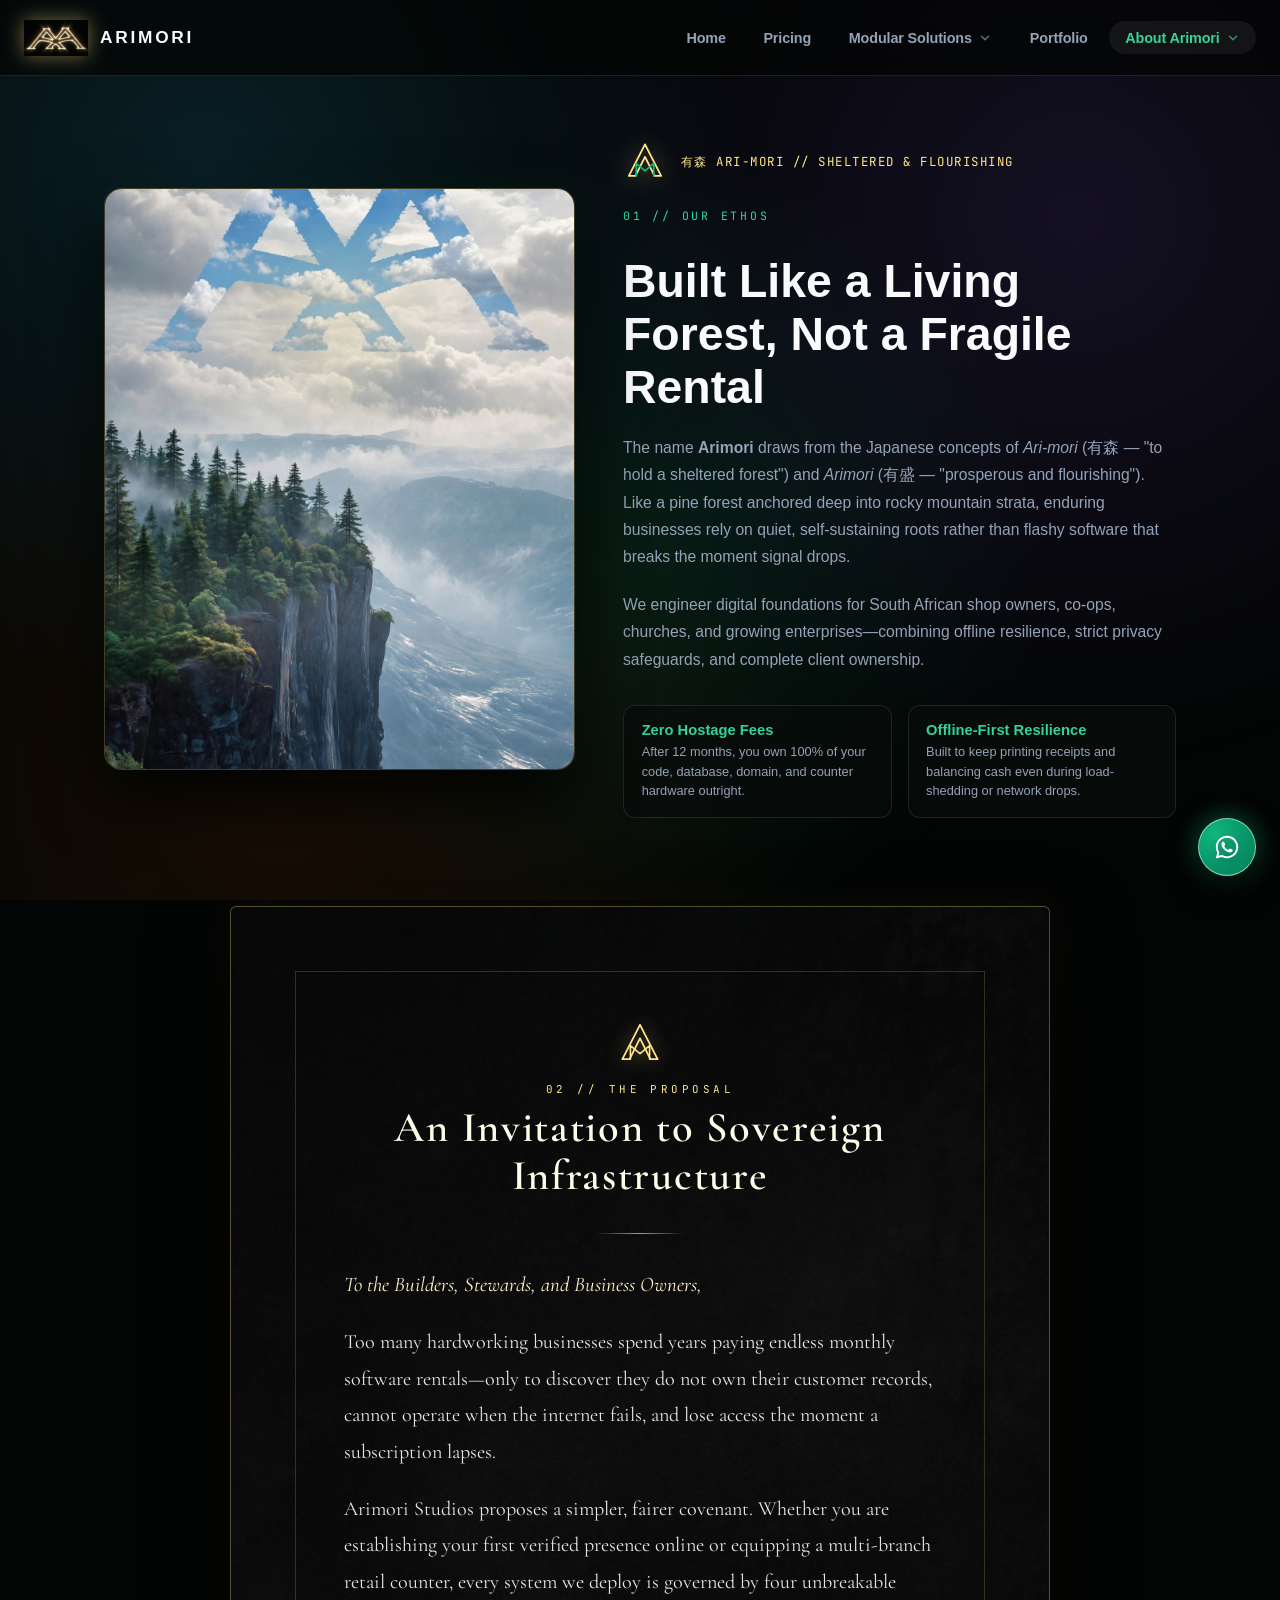
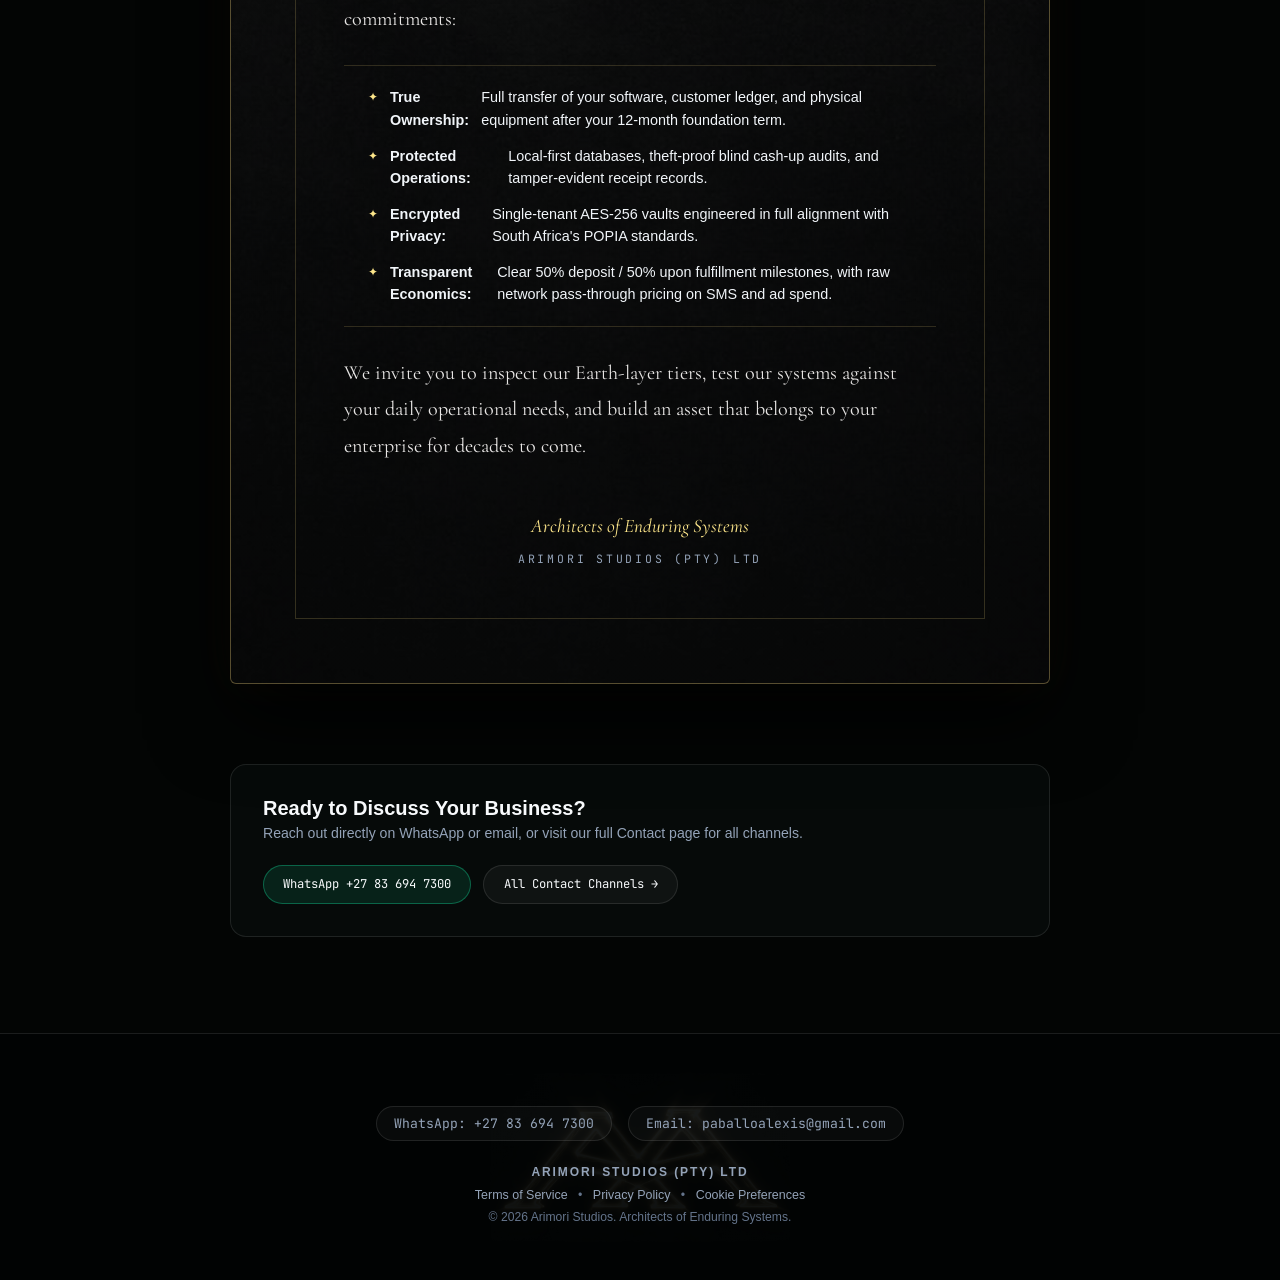
<file: about.html>
<!DOCTYPE html>
<html lang="en">
<head>
  <meta charset="UTF-8" />
  <meta name="viewport" content="width=device-width, initial-scale=1.0" />
  <title>About Arimori — Ethos & The Proposal | Arimori Studios</title>

  <meta property="og:title" content="About Arimori — Ethos & The Proposal | Arimori Studios" />
  <meta property="og:description" content="Our philosophy of enduring systems and a formal invitation to sovereign business infrastructure." />
  <meta property="og:url" content="https://arimori.studio/about.html" />

  <link rel="preconnect" href="https://fonts.googleapis.com" />
  <link rel="preconnect" href="https://fonts.gstatic.com" crossorigin />
  <link href="https://fonts.googleapis.com/css2?family=Cormorant+Garamond:ital,wght@0,500;0,600;0,700;1,500&family=Inter:wght@400;500;600&family=JetBrains+Mono:wght@400;500;700&family=Space+Grotesk:wght@500;600;700&display=swap" rel="stylesheet" />

  <link rel="stylesheet" href="css/shell.css" />

  <style>
    .about-wrapper {
      max-width: 1120px;
      margin: 0 auto;
      padding: 4rem 1.5rem 6rem;
    }

    .eyebrow {
      font-family: var(--font-mono);
      font-size: 0.72rem;
      letter-spacing: 0.24em;
      text-transform: uppercase;
      color: var(--emerald-bright);
      display: block;
      margin-bottom: 0.75rem;
    }

    /* ================= SECTION 01: OUR ETHOS + MOVING CANYON MIST CLOUDS ================= */
    .ethos-section {
      display: grid;
      grid-template-columns: 0.92fr 1.08fr;
      gap: 3rem;
      align-items: center;
      margin-bottom: 5.5rem;
      scroll-margin-top: 100px;
    }

    .ethos-visual-frame {
      position: relative;
      border-radius: 18px;
      overflow: hidden;
      border: 1px solid rgba(253, 224, 130, 0.25);
      box-shadow: 0 28px 65px rgba(0, 0, 0, 0.92), 0 0 35px rgba(16, 185, 129, 0.08);
      background: #030504;
    }

    .ethos-visual-frame img {
      width: 100%;
      max-height: 580px;
      object-fit: cover;
      display: block;
    }

    /* Atmospheric Drifting Mist Clouds Hovering Over the Pine Cliff */
    .cliff-mist-layer {
      position: absolute;
      inset: 0;
      pointer-events: none;
      overflow: hidden;
      z-index: 2;
    }

    .mist-bank {
      position: absolute;
      width: 220%;
      left: -60%;
      filter: blur(22px);
      mix-blend-mode: screen;
    }

    /* Upper ridge mist drifting smoothly across the pine treetops */
    .mist-bank.upper {
      top: 38%;
      height: 26%;
      background:
        radial-gradient(ellipse 26% 55% at 22% 50%, rgba(226, 232, 240, 0.26), transparent 72%),
        radial-gradient(ellipse 32% 60% at 54% 48%, rgba(203, 213, 225, 0.22), transparent 75%),
        radial-gradient(ellipse 24% 50% at 82% 52%, rgba(241, 245, 249, 0.24), transparent 70%);
      animation: driftMistRight 28s ease-in-out infinite alternate;
    }

    /* Deeper valley fog rolling slowly along the canyon cliff face */
    .mist-bank.lower {
      top: 56%;
      height: 32%;
      background:
        radial-gradient(ellipse 30% 60% at 18% 55%, rgba(167, 243, 208, 0.14), transparent 75%),
        radial-gradient(ellipse 35% 65% at 48% 50%, rgba(226, 232, 240, 0.28), transparent 78%),
        radial-gradient(ellipse 28% 55% at 78% 58%, rgba(186, 230, 253, 0.18), transparent 72%);
      animation: driftMistLeft 36s ease-in-out infinite alternate;
    }

    /* Subtle ambient golden shimmer around the upper monogram */
    .monogram-aura {
      position: absolute;
      top: 6%;
      left: 15%;
      width: 70%;
      height: 34%;
      background: radial-gradient(circle, rgba(253, 224, 130, 0.18), transparent 68%);
      mix-blend-mode: screen;
      animation: pulseAura 6s ease-in-out infinite;
    }

    @keyframes driftMistRight {
      0% { transform: translateX(-14%) translateY(0px); }
      100% { transform: translateX(14%) translateY(-6px); }
    }

    @keyframes driftMistLeft {
      0% { transform: translateX(15%) translateY(4px); }
      100% { transform: translateX(-15%) translateY(-4px); }
    }

    @keyframes pulseAura {
      0%, 100% { opacity: 0.55; transform: scale(0.96); }
      50% { opacity: 1; transform: scale(1.04); }
    }

    .ethos-content {
      display: flex;
      flex-direction: column;
      gap: 1.25rem;
    }

    .ethos-3d-badge {
      display: inline-flex;
      align-items: center;
      gap: 0.85rem;
      margin-bottom: 0.25rem;
    }

    .monogram-3d-spin {
      width: 44px;
      height: 44px;
      perspective: 600px;
    }

    .monogram-3d-spin svg {
      width: 100%;
      height: 100%;
      animation: slowSpin3D 11s ease-in-out infinite;
      filter: drop-shadow(0 0 12px rgba(253, 224, 130, 0.45));
    }

    @keyframes slowSpin3D {
      0%, 100% { transform: rotateY(-18deg); }
      50% { transform: rotateY(18deg); }
    }

    .kanji-tag {
      font-family: var(--font-mono);
      font-size: 0.78rem;
      color: #fde68a;
      letter-spacing: 0.12em;
    }

    .ethos-content h1 {
      font-family: var(--font-display);
      font-size: clamp(2rem, 3.8vw, 2.9rem);
      font-weight: 700;
      line-height: 1.14;
    }

    .ethos-content p {
      font-size: 0.98rem;
      line-height: 1.75;
      color: var(--text-secondary);
    }

    .ethos-pillars {
      display: grid;
      grid-template-columns: repeat(2, 1fr);
      gap: 1rem;
      margin-top: 0.75rem;
    }

    .pillar-mini {
      padding: 1rem 1.1rem;
      border-radius: 12px;
      background: rgba(8, 13, 11, 0.75);
      border: 1px solid var(--border-subtle);
    }

    .pillar-mini strong {
      display: block;
      font-family: var(--font-display);
      font-size: 0.92rem;
      color: var(--emerald-bright);
      margin-bottom: 0.25rem;
    }

    .pillar-mini span {
      font-size: 0.8rem;
      line-height: 1.45;
      color: var(--text-secondary);
    }

    /* ================= SECTION 02: THE PROPOSAL (BLACK PARCHMENT INVITATION) ================= */
    .proposal-section {
      margin-bottom: 5rem;
      scroll-margin-top: 100px;
    }

    .parchment-card {
      position: relative;
      max-width: 820px;
      margin: 0 auto;
      padding: clamp(2.25rem, 5vw, 4.25rem) clamp(1.5rem, 5vw, 4rem);
      border-radius: 6px;
      background-color: #0b0c0c;
      background-image:
        linear-gradient(rgba(5, 6, 6, 0.72), rgba(5, 6, 6, 0.82)),
        url('assets/images/proposal-parchment.jpg');
      background-size: cover;
      background-position: center;
      box-shadow: 0 30px 80px rgba(0, 0, 0, 0.95), 0 0 40px rgba(251, 191, 36, 0.06);
      border: 1px solid rgba(253, 224, 130, 0.32);
    }

    .parchment-inner-border {
      border: 1px solid rgba(253, 224, 130, 0.18);
      padding: clamp(1.75rem, 4vw, 3rem);
      position: relative;
    }

    .invitation-crest {
      text-align: center;
      margin-bottom: 2rem;
    }

    .invitation-crest svg {
      width: 48px;
      height: 48px;
      margin: 0 auto 0.85rem;
      display: block;
      filter: drop-shadow(0 0 10px rgba(253, 224, 130, 0.4));
    }

    .invitation-kicker {
      font-family: var(--font-mono);
      font-size: 0.68rem;
      letter-spacing: 0.32em;
      text-transform: uppercase;
      color: #fde68a;
      display: block;
      margin-bottom: 0.5rem;
    }

    .invitation-title {
      font-family: 'Cormorant Garamond', Georgia, serif;
      font-size: clamp(1.85rem, 3.6vw, 2.65rem);
      font-weight: 600;
      letter-spacing: 0.04em;
      color: #fefce8;
      line-height: 1.15;
    }

    .invitation-divider {
      width: 90px;
      height: 1px;
      background: linear-gradient(90deg, transparent, rgba(253, 224, 130, 0.7), transparent);
      margin: 1.5rem auto 2rem;
    }

    .invitation-body {
      font-family: 'Cormorant Garamond', Georgia, serif;
      font-size: clamp(1.12rem, 1.6vw, 1.26rem);
      line-height: 1.82;
      color: #e7e5e4;
      display: flex;
      flex-direction: column;
      gap: 1.25rem;
    }

    .invitation-salutation {
      font-style: italic;
      font-size: 1.3rem;
      color: #fef3c7;
    }

    .invitation-pledges {
      list-style: none;
      margin: 0.5rem 0;
      padding: 1.25rem 1.5rem;
      border-top: 1px solid rgba(253, 224, 130, 0.16);
      border-bottom: 1px solid rgba(253, 224, 130, 0.16);
      display: flex;
      flex-direction: column;
      gap: 0.85rem;
      font-family: var(--font-sans);
      font-size: 0.9rem;
    }

    .invitation-pledges li {
      display: flex;
      align-items: flex-start;
      gap: 0.75rem;
      color: #f1f5f9;
      line-height: 1.55;
    }

    .invitation-pledges li::before {
      content: '✦';
      color: #fde68a;
      font-size: 0.78rem;
      margin-top: 2px;
    }

    .invitation-signoff {
      margin-top: 1.5rem;
      text-align: center;
    }

    .signoff-line {
      font-family: 'Cormorant Garamond', Georgia, serif;
      font-style: italic;
      font-size: 1.2rem;
      color: #fde68a;
      margin-bottom: 0.35rem;
    }

    .signoff-entity {
      font-family: var(--font-mono);
      font-size: 0.72rem;
      letter-spacing: 0.24em;
      text-transform: uppercase;
      color: var(--text-secondary);
    }

    /* ================= SECTION 03: DIRECT CONTACT ANCHOR ================= */
    .contact-strip {
      max-width: 820px;
      margin: 0 auto;
      padding: 2rem;
      border-radius: 16px;
      background: rgba(8, 13, 11, 0.82);
      border: 1px solid var(--border-subtle);
      display: flex;
      flex-wrap: wrap;
      align-items: center;
      justify-content: space-between;
      gap: 1.5rem;
      scroll-margin-top: 100px;
    }

    .contact-strip-text h3 {
      font-family: var(--font-display);
      font-size: 1.25rem;
      margin-bottom: 0.3rem;
    }

    .contact-strip-text p {
      font-size: 0.88rem;
      color: var(--text-secondary);
    }

    .contact-strip-actions {
      display: flex;
      flex-wrap: wrap;
      gap: 0.75rem;
    }

    .cta-pill {
      padding: 0.65rem 1.2rem;
      border-radius: 999px;
      font-family: var(--font-mono);
      font-size: 0.76rem;
      border: 1px solid rgba(16, 185, 129, 0.45);
      background: rgba(16, 185, 129, 0.14);
      color: var(--text-primary);
      transition: all 0.25s ease;
    }

    .cta-pill:hover {
      background: rgba(16, 185, 129, 0.28);
      border-color: var(--emerald-bright);
    }

    .cta-pill.secondary {
      border-color: var(--border-subtle);
      background: rgba(255, 255, 255, 0.04);
    }

    @media (max-width: 860px) {
      .ethos-section {
        grid-template-columns: 1fr;
      }
      .ethos-pillars {
        grid-template-columns: 1fr;
      }
    }
  </style>
</head>
<body>

  <main id="page-content">
    <div class="about-wrapper">

      <!-- SECTION 01: OUR ETHOS + ANIMATED CLIFF CLOUDS -->
      <section class="ethos-section" id="ethos">
        <div class="ethos-visual-frame">
          <img src="assets/images/about-ethos.jpg" alt="Arimori Studios Monogram Over Misty Pine Canyon" />
          <div class="cliff-mist-layer" aria-hidden="true">
            <div class="monogram-aura"></div>
            <div class="mist-bank upper"></div>
            <div class="mist-bank lower"></div>
          </div>
        </div>

        <div class="ethos-content">
          <div class="ethos-3d-badge">
            <div class="monogram-3d-spin" aria-hidden="true">
              <svg viewBox="0 0 120 120" fill="none" xmlns="http://www.w3.org/2000/svg">
                <path d="M60 12L104 98H86L60 46L34 98H16L60 12Z" stroke="#FDE68A" stroke-width="5" stroke-linejoin="round"/>
                <path d="M36 98V64L60 84L84 64V98" stroke="#10B981" stroke-width="4.5" stroke-linecap="round" stroke-linejoin="round"/>
              </svg>
            </div>
            <span class="kanji-tag">有森 ARI-MORI // SHELTERED & FLOURISHING</span>
          </div>

          <span class="eyebrow">01 // OUR ETHOS</span>
          <h1>Built Like a Living Forest, Not a Fragile Rental</h1>

          <p>
            The name <strong>Arimori</strong> draws from the Japanese concepts of <em>Ari-mori</em> (有森 — "to hold a sheltered forest") and <em>Arimori</em> (有盛 — "prosperous and flourishing"). Like a pine forest anchored deep into rocky mountain strata, enduring businesses rely on quiet, self-sustaining roots rather than flashy software that breaks the moment signal drops.
          </p>

          <p>
            We engineer digital foundations for South African shop owners, co-ops, churches, and growing enterprises—combining offline resilience, strict privacy safeguards, and complete client ownership.
          </p>

          <div class="ethos-pillars">
            <div class="pillar-mini">
              <strong>Zero Hostage Fees</strong>
              <span>After 12 months, you own 100% of your code, database, domain, and counter hardware outright.</span>
            </div>
            <div class="pillar-mini">
              <strong>Offline-First Resilience</strong>
              <span>Built to keep printing receipts and balancing cash even during load-shedding or network drops.</span>
            </div>
          </div>
        </div>
      </section>

      <!-- SECTION 02: THE PROPOSAL (BLACK PARCHMENT INVITATION) -->
      <section class="proposal-section" id="proposal">
        <div class="parchment-card">
          <div class="parchment-inner-border">

            <div class="invitation-crest">
              <svg viewBox="0 0 120 120" fill="none" xmlns="http://www.w3.org/2000/svg" aria-hidden="true">
                <path d="M60 12L104 98H86L60 46L34 98H16L60 12Z" stroke="#FDE68A" stroke-width="4.5" stroke-linejoin="round"/>
                <path d="M36 98V64L60 84L84 64V98" stroke="#FDE68A" stroke-width="4" stroke-linecap="round" stroke-linejoin="round"/>
              </svg>
              <span class="invitation-kicker">02 // THE PROPOSAL</span>
              <h2 class="invitation-title">An Invitation to Sovereign Infrastructure</h2>
            </div>

            <div class="invitation-divider"></div>

            <div class="invitation-body">
              <p class="invitation-salutation">To the Builders, Stewards, and Business Owners,</p>

              <p>
                Too many hardworking businesses spend years paying endless monthly software rentals—only to discover they do not own their customer records, cannot operate when the internet fails, and lose access the moment a subscription lapses.
              </p>

              <p>
                Arimori Studios proposes a simpler, fairer covenant. Whether you are establishing your first verified presence online or equipping a multi-branch retail counter, every system we deploy is governed by four unbreakable commitments:
              </p>

              <ul class="invitation-pledges">
                <li><strong>True Ownership:</strong> Full transfer of your software, customer ledger, and physical equipment after your 12-month foundation term.</li>
                <li><strong>Protected Operations:</strong> Local-first databases, theft-proof blind cash-up audits, and tamper-evident receipt records.</li>
                <li><strong>Encrypted Privacy:</strong> Single-tenant AES-256 vaults engineered in full alignment with South Africa's POPIA standards.</li>
                <li><strong>Transparent Economics:</strong> Clear 50% deposit / 50% upon fulfillment milestones, with raw network pass-through pricing on SMS and ad spend.</li>
              </ul>

              <p>
                We invite you to inspect our Earth-layer tiers, test our systems against your daily operational needs, and build an asset that belongs to your enterprise for decades to come.
              </p>

              <div class="invitation-signoff">
                <div class="signoff-line">Architects of Enduring Systems</div>
                <div class="signoff-entity">ARIMORI STUDIOS (PTY) LTD</div>
              </div>
            </div>

          </div>
        </div>
      </section>

      <!-- SECTION 03: DIRECT CONTACT ANCHOR -->
      <section class="contact-strip" id="contact">
        <div class="contact-strip-text">
          <h3>Ready to Discuss Your Business?</h3>
          <p>Reach out directly on WhatsApp or email, or visit our full Contact page for all channels.</p>
        </div>
        <div class="contact-strip-actions">
          <a href="https://wa.me/27836947300?text=Hi%20Arimori%20Studios,%20I'd%20like%20to%20chat." target="_blank" rel="noopener noreferrer" class="cta-pill">WhatsApp +27 83 694 7300</a>
          <a href="contact.html" class="cta-pill secondary">All Contact Channels →</a>
        </div>
      </section>

    </div>
  </main>

  <script src="js/shell.js"></script>
</body>
</html>
</file>
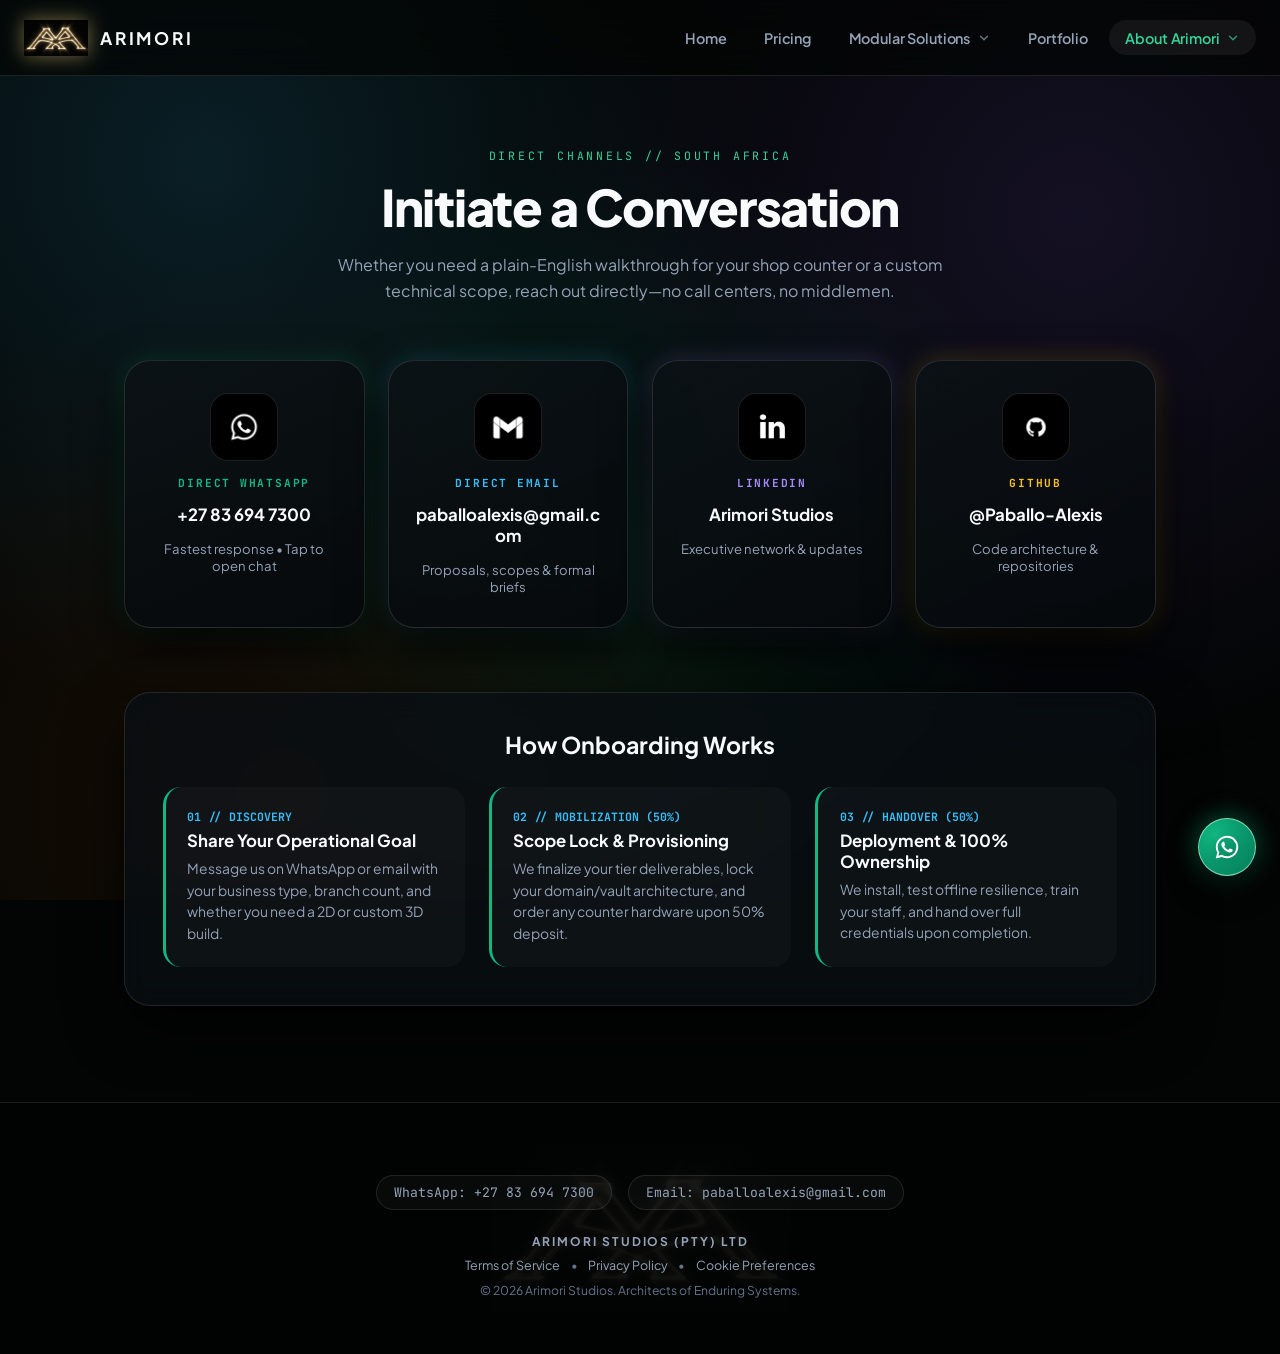
<file: contact.html>
<!DOCTYPE html>
<html lang="en">
<head>
  <meta charset="UTF-8" />
  <meta name="viewport" content="width=device-width, initial-scale=1.0" />
  <title>Contact Us | Arimori Studios</title>

  <meta property="og:title" content="Contact Us | Arimori Studios" />
  <meta property="og:description" content="Direct WhatsApp, Email, and consultation onboarding with Arimori Studios (Pty) Ltd." />
  <meta property="og:url" content="https://arimori.studio/contact.html" />

  <link rel="preconnect" href="https://fonts.googleapis.com" />
  <link rel="preconnect" href="https://fonts.gstatic.com" crossorigin />
  <link href="https://fonts.googleapis.com/css2?family=JetBrains+Mono:wght@400;500;700&family=Plus+Jakarta+Sans:wght@400;500;600;700;800&display=swap" rel="stylesheet" />

  <link rel="stylesheet" href="css/shell.css" />

  <style>
    .contact-wrapper {
      max-width: 1080px;
      margin: 0 auto;
      padding: 4.5rem 1.5rem 6rem;
    }

    .contact-header {
      text-align: center;
      max-width: 640px;
      margin: 0 auto 3.5rem;
    }

    .eyebrow {
      font-family: var(--font-mono);
      font-size: 0.72rem;
      letter-spacing: 0.24em;
      text-transform: uppercase;
      color: var(--emerald-bright);
      display: block;
      margin-bottom: 0.75rem;
    }

    .contact-header h1 {
      font-family: var(--font-display);
      font-size: clamp(2.1rem, 4.2vw, 3.15rem);
      font-weight: 800;
      letter-spacing: -0.025em;
      margin-bottom: 0.85rem;
    }

    .contact-header p {
      font-size: 1rem;
      line-height: 1.65;
      color: var(--text-secondary);
    }

    .channels-grid {
      display: grid;
      grid-template-columns: repeat(auto-fit, minmax(225px, 1fr));
      gap: 1.45rem;
      margin-bottom: 4rem;
    }

    .channel-card {
      padding: 2rem 1.5rem;
      border-radius: 26px;
      background: linear-gradient(155deg, rgba(12, 18, 22, 0.85), rgba(6, 9, 12, 0.94));
      backdrop-filter: blur(14px);
      border: 1px solid rgba(255, 255, 255, 0.12);
      box-shadow: 0 20px 48px rgba(0, 0, 0, 0.85), 0 0 24px var(--ch-glow, rgba(16, 185, 129, 0.14));
      display: flex;
      flex-direction: column;
      align-items: center;
      text-align: center;
      gap: 0.9rem;
      transition: transform 0.3s cubic-bezier(0.16, 1, 0.3, 1), border-color 0.3s ease, box-shadow 0.3s ease;
    }

    .channel-card:hover {
      transform: translateY(-6px);
      border-color: var(--ch-accent, var(--emerald-core));
      box-shadow: 0 26px 60px rgba(0, 0, 0, 0.92), 0 0 38px var(--ch-glow);
    }

    .channel-icon-box {
      width: 68px;
      height: 68px;
      border-radius: 18px;
      background: #000000;
      border: 1px solid rgba(255, 255, 255, 0.12);
      display: flex;
      align-items: center;
      justify-content: center;
      overflow: hidden;
    }

    .channel-icon-box img {
      width: 44px;
      height: 44px;
      object-fit: contain;
      mix-blend-mode: screen;
    }

    .channel-label {
      font-family: var(--font-mono);
      font-size: 0.7rem;
      font-weight: 700;
      letter-spacing: 0.16em;
      text-transform: uppercase;
      color: var(--ch-accent, var(--emerald-bright));
    }

    .channel-value {
      font-family: var(--font-display);
      font-size: 1.05rem;
      font-weight: 700;
      color: var(--text-primary);
      word-break: break-word;
    }

    .channel-hint {
      font-size: 0.82rem;
      color: var(--text-secondary);
    }

    .onboarding-box {
      padding: 2.35rem;
      border-radius: 26px;
      background: rgba(10, 15, 20, 0.78);
      backdrop-filter: blur(14px);
      border: 1px solid rgba(255, 255, 255, 0.1);
      box-shadow: 0 22px 55px rgba(0, 0, 0, 0.85);
    }

    .onboarding-box h2 {
      font-family: var(--font-display);
      font-size: 1.45rem;
      font-weight: 700;
      margin-bottom: 1.75rem;
      text-align: center;
    }

    .steps-grid {
      display: grid;
      grid-template-columns: repeat(auto-fit, minmax(240px, 1fr));
      gap: 1.5rem;
    }

    .step-item {
      padding: 1.35rem;
      border-radius: 18px;
      border-left: 3px solid var(--emerald-core);
      background: rgba(255, 255, 255, 0.025);
    }

    .step-num {
      font-family: var(--font-mono);
      font-size: 0.72rem;
      font-weight: 700;
      color: var(--cerulean-bright);
      display: block;
      margin-bottom: 0.4rem;
    }

    .step-title {
      font-family: var(--font-display);
      font-size: 1.05rem;
      font-weight: 700;
      margin-bottom: 0.4rem;
    }

    .step-desc {
      font-size: 0.87rem;
      line-height: 1.58;
      color: var(--text-secondary);
    }
  </style>
</head>
<body>

  <main id="page-content">
    <div class="contact-wrapper">

      <header class="contact-header">
        <span class="eyebrow">DIRECT CHANNELS // SOUTH AFRICA</span>
        <h1>Initiate a Conversation</h1>
        <p>
          Whether you need a plain-English walkthrough for your shop counter or a custom technical scope, reach out directly—no call centers, no middlemen.
        </p>
      </header>

      <section class="channels-grid" aria-label="Direct Contact Channels">

        <a href="https://wa.me/27836947300?text=Hi%20Arimori%20Studios,%20I'd%20like%20to%20book%20a%20consultation%20for%20my%20business."
           target="_blank"
           rel="noopener noreferrer"
           class="channel-card"
           style="--ch-accent: #10B981; --ch-glow: rgba(16, 185, 129, 0.22);">
          <div class="channel-icon-box">
            <img src="assets/images/icon-whatsapp.jpg" alt="WhatsApp Icon" />
          </div>
          <span class="channel-label">Direct WhatsApp</span>
          <span class="channel-value">+27 83 694 7300</span>
          <span class="channel-hint">Fastest response • Tap to open chat</span>
        </a>

        <a href="mailto:paballoalexis@gmail.com?subject=Arimori%20Studios%20Project%20Inquiry"
           class="channel-card"
           style="--ch-accent: #38BDF8; --ch-glow: rgba(56, 189, 248, 0.22);">
          <div class="channel-icon-box">
            <img src="assets/images/icon-email.jpg" alt="Email Icon" />
          </div>
          <span class="channel-label">Direct Email</span>
          <span class="channel-value">paballoalexis@gmail.com</span>
          <span class="channel-hint">Proposals, scopes & formal briefs</span>
        </a>

        <a href="https://www.linkedin.com"
           target="_blank"
           rel="noopener noreferrer"
           class="channel-card"
           style="--ch-accent: #A78BFA; --ch-glow: rgba(167, 139, 250, 0.22);">
          <div class="channel-icon-box">
            <img src="assets/images/icon-linkedin.jpg" alt="LinkedIn Icon" />
          </div>
          <span class="channel-label">LinkedIn</span>
          <span class="channel-value">Arimori Studios</span>
          <span class="channel-hint">Executive network & updates</span>
        </a>

        <a href="https://github.com/Paballo-Alexis"
           target="_blank"
           rel="noopener noreferrer"
           class="channel-card"
           style="--ch-accent: #FBBF24; --ch-glow: rgba(251, 191, 36, 0.22);">
          <div class="channel-icon-box">
            <img src="assets/images/icon-github.jpg" alt="GitHub Icon" />
          </div>
          <span class="channel-label">GitHub</span>
          <span class="channel-value">@Paballo-Alexis</span>
          <span class="channel-hint">Code architecture & repositories</span>
        </a>

      </section>

      <section class="onboarding-box">
        <h2>How Onboarding Works</h2>
        <div class="steps-grid">
          <div class="step-item">
            <span class="step-num">01 // DISCOVERY</span>
            <div class="step-title">Share Your Operational Goal</div>
            <p class="step-desc">Message us on WhatsApp or email with your business type, branch count, and whether you need a 2D or custom 3D build.</p>
          </div>
          <div class="step-item">
            <span class="step-num">02 // MOBILIZATION (50%)</span>
            <div class="step-title">Scope Lock & Provisioning</div>
            <p class="step-desc">We finalize your tier deliverables, lock your domain/vault architecture, and order any counter hardware upon 50% deposit.</p>
          </div>
          <div class="step-item">
            <span class="step-num">03 // HANDOVER (50%)</span>
            <div class="step-title">Deployment & 100% Ownership</div>
            <p class="step-desc">We install, test offline resilience, train your staff, and hand over full credentials upon completion.</p>
          </div>
        </div>
      </section>

    </div>
  </main>

  <script src="js/shell.js"></script>
</body>
</html>
</file>
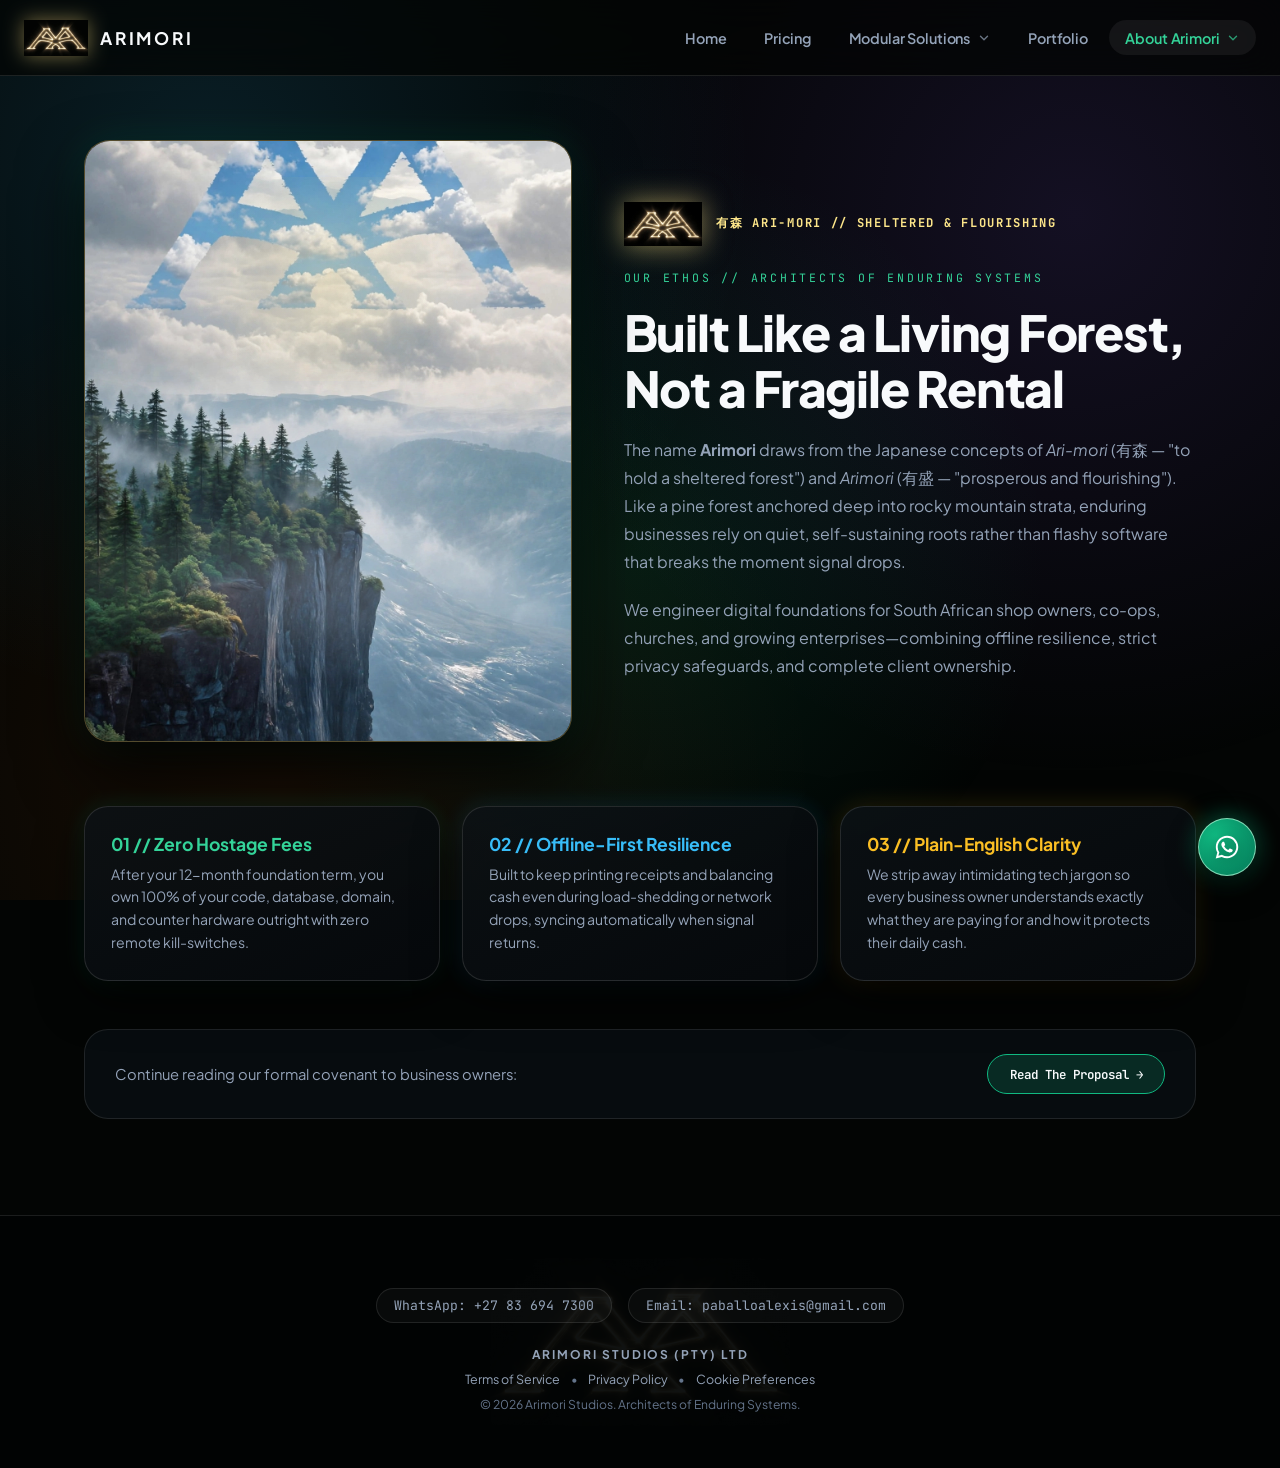
<file: ethos.html>
<!DOCTYPE html>
<html lang="en">
<head>
  <meta charset="UTF-8" />
  <meta name="viewport" content="width=device-width, initial-scale=1.0" />
  <title>Our Ethos — 有森 / 有盛 | Arimori Studios</title>

  <meta property="og:title" content="Our Ethos — Arimori Studios" />
  <meta property="og:description" content="Built like a living forest anchored into rocky mountain strata—sovereign, resilient, and enduring." />
  <meta property="og:url" content="https://arimori.studio/ethos.html" />

  <link rel="preconnect" href="https://fonts.googleapis.com" />
  <link rel="preconnect" href="https://fonts.gstatic.com" crossorigin />
  <link href="https://fonts.googleapis.com/css2?family=JetBrains+Mono:wght@400;500;700&family=Plus+Jakarta+Sans:wght@400;500;600;700;800&display=swap" rel="stylesheet" />

  <link rel="stylesheet" href="css/shell.css" />

  <style>
    .ethos-wrapper {
      max-width: 1160px;
      margin: 0 auto;
      padding: 4rem 1.5rem 6rem;
    }

    .ethos-grid {
      display: grid;
      grid-template-columns: 0.92fr 1.08fr;
      gap: 3.25rem;
      align-items: center;
      margin-bottom: 4rem;
    }

    /* Visual Frame with Moving Cliff Clouds */
    .ethos-visual-frame {
      position: relative;
      border-radius: 26px;
      overflow: hidden;
      border: 1px solid rgba(253, 224, 130, 0.32);
      box-shadow: 0 28px 65px rgba(0, 0, 0, 0.9), 0 0 40px rgba(16, 185, 129, 0.16);
      background: #030504;
    }

    .ethos-visual-frame img {
      width: 100%;
      max-height: 600px;
      object-fit: cover;
      display: block;
    }

    .cliff-mist-layer {
      position: absolute;
      inset: 0;
      pointer-events: none;
      overflow: hidden;
      z-index: 2;
    }

    .mist-bank {
      position: absolute;
      width: 230%;
      left: -65%;
      filter: blur(22px);
      mix-blend-mode: screen;
    }

    .mist-bank.upper {
      top: 38%;
      height: 26%;
      background:
        radial-gradient(ellipse 26% 55% at 22% 50%, rgba(226, 232, 240, 0.32), transparent 72%),
        radial-gradient(ellipse 32% 60% at 54% 48%, rgba(203, 213, 225, 0.26), transparent 75%),
        radial-gradient(ellipse 24% 50% at 82% 52%, rgba(241, 245, 249, 0.28), transparent 70%);
      animation: driftMistRight 26s ease-in-out infinite alternate;
    }

    .mist-bank.lower {
      top: 56%;
      height: 34%;
      background:
        radial-gradient(ellipse 30% 60% at 18% 55%, rgba(167, 243, 208, 0.18), transparent 75%),
        radial-gradient(ellipse 35% 65% at 48% 50%, rgba(226, 232, 240, 0.32), transparent 78%),
        radial-gradient(ellipse 28% 55% at 78% 58%, rgba(186, 230, 253, 0.22), transparent 72%);
      animation: driftMistLeft 34s ease-in-out infinite alternate;
    }

    .monogram-aura {
      position: absolute;
      top: 6%;
      left: 15%;
      width: 70%;
      height: 34%;
      background: radial-gradient(circle, rgba(253, 224, 130, 0.22), transparent 68%);
      mix-blend-mode: screen;
      animation: pulseAura 6s ease-in-out infinite;
    }

    @keyframes driftMistRight {
      0% { transform: translateX(-14%) translateY(0px); }
      100% { transform: translateX(14%) translateY(-6px); }
    }

    @keyframes driftMistLeft {
      0% { transform: translateX(15%) translateY(4px); }
      100% { transform: translateX(-15%) translateY(-4px); }
    }

    @keyframes pulseAura {
      0%, 100% { opacity: 0.55; transform: scale(0.96); }
      50% { opacity: 1; transform: scale(1.05); }
    }

    .ethos-content {
      display: flex;
      flex-direction: column;
      gap: 1.25rem;
    }

    .ethos-logo-lockup {
      display: inline-flex;
      align-items: center;
      gap: 0.9rem;
      margin-bottom: 0.25rem;
    }

    .ethos-logo-lockup img {
      height: 44px;
      width: auto;
      mix-blend-mode: screen;
      filter: drop-shadow(0 0 14px rgba(253, 224, 130, 0.55));
      animation: gentleTilt 8s ease-in-out infinite;
    }

    @keyframes gentleTilt {
      0%, 100% { transform: perspective(500px) rotateY(-12deg); }
      50% { transform: perspective(500px) rotateY(12deg); }
    }

    .kanji-tag {
      font-family: var(--font-mono);
      font-size: 0.76rem;
      font-weight: 700;
      color: #fde68a;
      letter-spacing: 0.14em;
    }

    .eyebrow {
      font-family: var(--font-mono);
      font-size: 0.72rem;
      letter-spacing: 0.24em;
      text-transform: uppercase;
      color: var(--emerald-bright);
    }

    .ethos-content h1 {
      font-family: var(--font-display);
      font-size: clamp(2.1rem, 4vw, 3.1rem);
      font-weight: 800;
      letter-spacing: -0.025em;
      line-height: 1.12;
    }

    .ethos-content p {
      font-size: 1rem;
      line-height: 1.75;
      color: var(--text-secondary);
    }

    .pillars-grid {
      display: grid;
      grid-template-columns: repeat(auto-fit, minmax(260px, 1fr));
      gap: 1.35rem;
      margin-bottom: 3rem;
    }

    .pillar-card {
      padding: 1.65rem;
      border-radius: 24px;
      background: linear-gradient(155deg, rgba(12, 18, 22, 0.85), rgba(6, 9, 12, 0.94));
      backdrop-filter: blur(14px);
      border: 1px solid rgba(255, 255, 255, 0.12);
      box-shadow: 0 18px 45px rgba(0, 0, 0, 0.82), 0 0 24px var(--pillar-glow, rgba(16, 185, 129, 0.14));
    }

    .pillar-card h3 {
      font-family: var(--font-display);
      font-size: 1.1rem;
      font-weight: 700;
      color: var(--pillar-accent, var(--emerald-bright));
      margin-bottom: 0.45rem;
    }

    .pillar-card p {
      font-size: 0.88rem;
      line-height: 1.62;
      color: var(--text-secondary);
    }

    .page-switch-bar {
      display: flex;
      justify-content: space-between;
      align-items: center;
      flex-wrap: wrap;
      gap: 1rem;
      padding: 1.5rem 1.85rem;
      border-radius: 24px;
      background: rgba(10, 15, 20, 0.78);
      border: 1px solid rgba(255, 255, 255, 0.1);
    }

    .pill-btn {
      padding: 0.65rem 1.35rem;
      border-radius: 999px;
      font-family: var(--font-mono);
      font-size: 0.78rem;
      font-weight: 600;
      background: rgba(16, 185, 129, 0.18);
      border: 1px solid var(--emerald-core);
      color: var(--text-primary);
      transition: transform 0.2s ease, box-shadow 0.2s ease;
    }

    .pill-btn:hover {
      transform: translateY(-2px);
      box-shadow: 0 0 20px rgba(16, 185, 129, 0.35);
    }

    @media (max-width: 860px) {
      .ethos-grid { grid-template-columns: 1fr; }
    }
  </style>
</head>
<body>

  <main id="page-content">
    <div class="ethos-wrapper">

      <section class="ethos-grid">
        <div class="ethos-visual-frame">
          <img src="assets/images/about-ethos.jpg" alt="Arimori Studios Monogram Over Misty Pine Canyon" />
          <div class="cliff-mist-layer" aria-hidden="true">
            <div class="monogram-aura"></div>
            <div class="mist-bank upper"></div>
            <div class="mist-bank lower"></div>
          </div>
        </div>

        <div class="ethos-content">
          <div class="ethos-logo-lockup">
            <img src="assets/images/logo-light.jpg" alt="Arimori Studios Official Monogram" />
            <span class="kanji-tag">有森 ARI-MORI // SHELTERED & FLOURISHING</span>
          </div>

          <span class="eyebrow">OUR ETHOS // ARCHITECTS OF ENDURING SYSTEMS</span>
          <h1>Built Like a Living Forest, Not a Fragile Rental</h1>

          <p>
            The name <strong>Arimori</strong> draws from the Japanese concepts of <em>Ari-mori</em> (有森 — "to hold a sheltered forest") and <em>Arimori</em> (有盛 — "prosperous and flourishing"). Like a pine forest anchored deep into rocky mountain strata, enduring businesses rely on quiet, self-sustaining roots rather than flashy software that breaks the moment signal drops.
          </p>

          <p>
            We engineer digital foundations for South African shop owners, co-ops, churches, and growing enterprises—combining offline resilience, strict privacy safeguards, and complete client ownership.
          </p>
        </div>
      </section>

      <section class="pillars-grid">
        <div class="pillar-card" style="--pillar-accent: #34D399; --pillar-glow: rgba(16, 185, 129, 0.16);">
          <h3>01 // Zero Hostage Fees</h3>
          <p>After your 12-month foundation term, you own 100% of your code, database, domain, and counter hardware outright with zero remote kill-switches.</p>
        </div>
        <div class="pillar-card" style="--pillar-accent: #38BDF8; --pillar-glow: rgba(56, 189, 248, 0.16);">
          <h3>02 // Offline-First Resilience</h3>
          <p>Built to keep printing receipts and balancing cash even during load-shedding or network drops, syncing automatically when signal returns.</p>
        </div>
        <div class="pillar-card" style="--pillar-accent: #FBBF24; --pillar-glow: rgba(251, 191, 36, 0.16);">
          <h3>03 // Plain-English Clarity</h3>
          <p>We strip away intimidating tech jargon so every business owner understands exactly what they are paying for and how it protects their daily cash.</p>
        </div>
      </section>

      <div class="page-switch-bar">
        <span style="font-size: 0.92rem; color: var(--text-secondary);">Continue reading our formal covenant to business owners:</span>
        <a href="proposal.html" class="pill-btn">Read The Proposal →</a>
      </div>

    </div>
  </main>

  <script src="js/shell.js"></script>
</body>
</html>
</file>
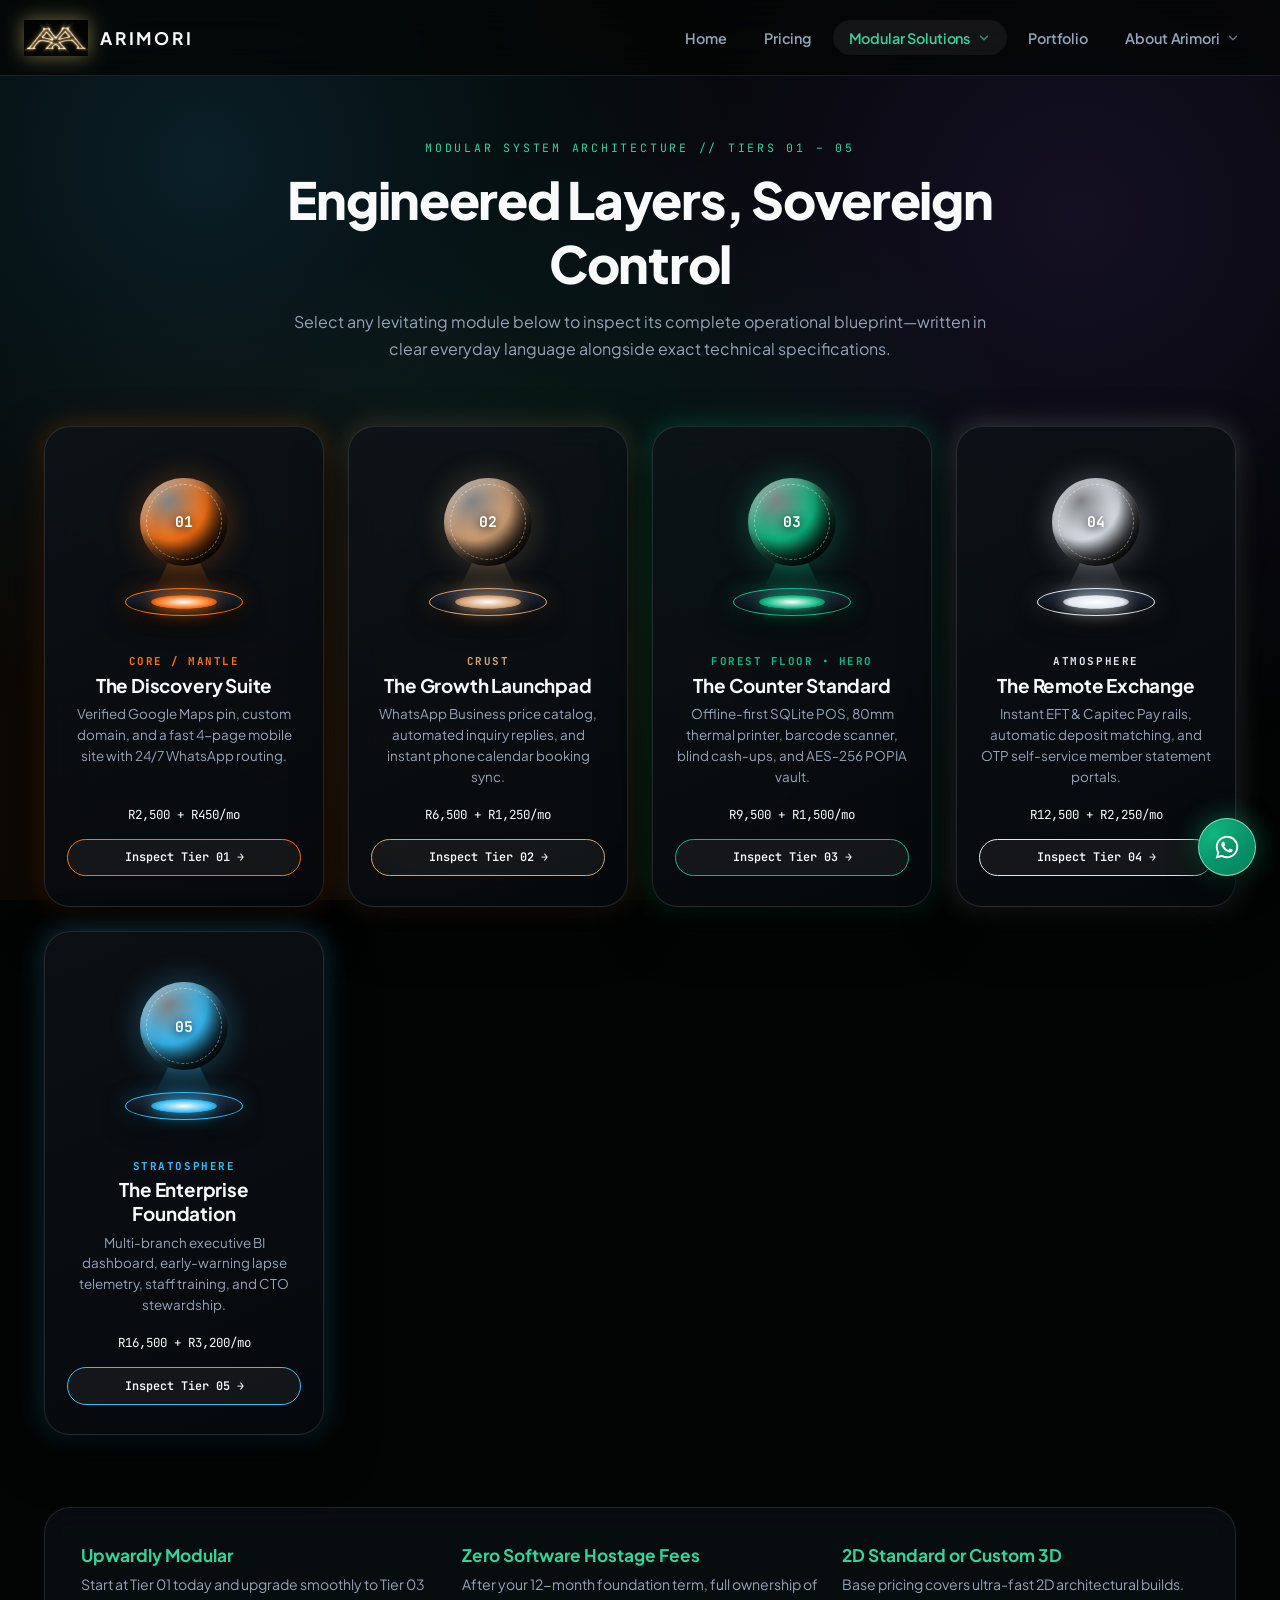
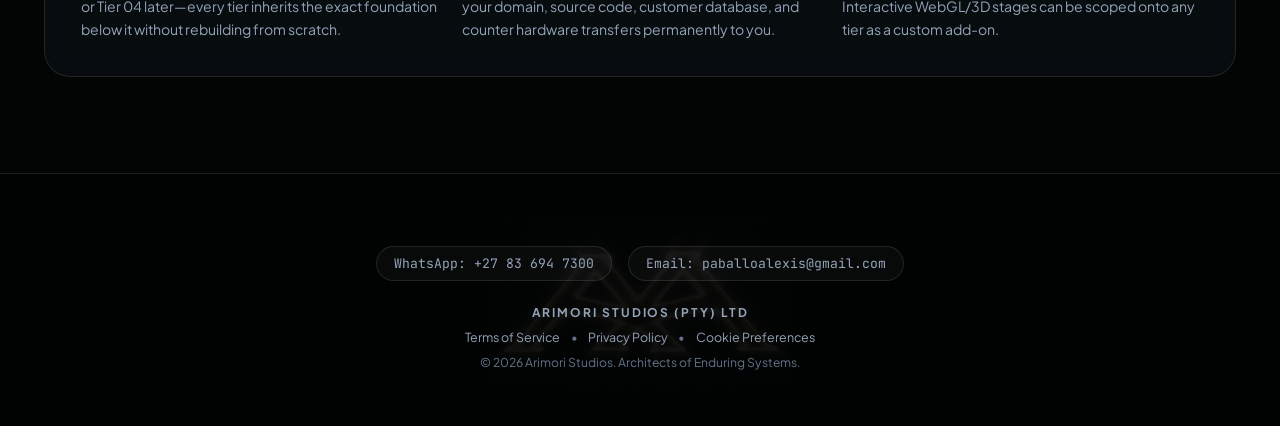
<file: modular-solutions.html>
<!DOCTYPE html>
<html lang="en">
<head>
  <meta charset="UTF-8" />
  <meta name="viewport" content="width=device-width, initial-scale=1.0" />
  <title>Modular Solutions — Technical Architecture | Arimori Studios</title>

  <meta property="og:title" content="Modular Solutions — Technical Architecture | Arimori Studios" />
  <meta property="og:description" content="Explore all five nested architectural tiers floating on 3D magnetic hover-pads." />
  <meta property="og:url" content="https://arimori.studio/modular-solutions.html" />

  <link rel="preconnect" href="https://fonts.googleapis.com" />
  <link rel="preconnect" href="https://fonts.gstatic.com" crossorigin />
  <link href="https://fonts.googleapis.com/css2?family=JetBrains+Mono:wght@400;500;700&family=Plus+Jakarta+Sans:wght@400;500;600;700;800&display=swap" rel="stylesheet" />

  <link rel="stylesheet" href="css/shell.css" />

  <style>
    .modular-wrapper {
      max-width: 1240px;
      margin: 0 auto;
      padding: 4rem 1.5rem 6rem;
    }

    .modular-header {
      text-align: center;
      max-width: 720px;
      margin: 0 auto 4rem;
    }

    .eyebrow {
      font-family: var(--font-mono);
      font-size: 0.72rem;
      letter-spacing: 0.24em;
      text-transform: uppercase;
      color: var(--emerald-bright);
      display: block;
      margin-bottom: 0.75rem;
    }

    .modular-header h1 {
      font-family: var(--font-display);
      font-size: clamp(2.1rem, 4.2vw, 3.2rem);
      font-weight: 800;
      letter-spacing: -0.025em;
      margin-bottom: 0.9rem;
    }

    .modular-header p {
      font-size: 1rem;
      line-height: 1.65;
      color: var(--text-secondary);
    }

    .magnetic-grid {
      display: grid;
      grid-template-columns: repeat(auto-fit, minmax(225px, 1fr));
      gap: 1.5rem;
      margin-bottom: 4.5rem;
    }

    .mag-card {
      position: relative;
      padding: 2rem 1.35rem 1.85rem;
      border-radius: 26px;
      background: linear-gradient(155deg, rgba(14, 19, 24, 0.85), rgba(6, 9, 12, 0.94));
      backdrop-filter: blur(14px);
      border: 1px solid rgba(255, 255, 255, 0.12);
      box-shadow: 0 20px 50px rgba(0, 0, 0, 0.85), 0 0 26px var(--orb-glow);
      display: flex;
      flex-direction: column;
      align-items: center;
      text-align: center;
      transition: transform 0.32s cubic-bezier(0.16, 1, 0.3, 1), border-color 0.3s ease, box-shadow 0.32s ease;
    }

    .mag-card:hover {
      transform: translateY(-8px);
      border-color: var(--orb-accent);
      box-shadow: 0 28px 65px rgba(0, 0, 0, 0.92), 0 0 42px var(--orb-glow);
    }

    /* 3D Levitating Vector Orb + Sculpted Magnetic Hover-Pad Stage */
    .mag-stage {
      position: relative;
      width: 150px;
      height: 175px;
      display: flex;
      flex-direction: column;
      align-items: center;
      justify-content: center;
      margin-bottom: 1.25rem;
      perspective: 600px;
    }

    .vector-orb {
      width: 88px;
      height: 88px;
      border-radius: 50%;
      position: relative;
      z-index: 3;
      display: flex;
      align-items: center;
      justify-content: center;
      background: radial-gradient(circle at 32% 26%, rgba(255, 255, 255, 0.48), var(--orb-accent) 44%, #030504 88%);
      box-shadow:
        inset -10px -12px 20px rgba(0, 0, 0, 0.88),
        inset 4px 5px 14px rgba(255, 255, 255, 0.35),
        0 0 30px var(--orb-glow);
      animation: levitateOrb 4s ease-in-out infinite;
    }

    .vector-orb::after {
      content: '';
      position: absolute;
      inset: 6px;
      border-radius: 50%;
      border: 1px dashed rgba(255, 255, 255, 0.42);
      animation: spinGrid 14s linear infinite;
    }

    .vector-orb span {
      font-family: var(--font-mono);
      font-size: 0.92rem;
      font-weight: 700;
      color: #ffffff;
      text-shadow: 0 2px 10px rgba(0, 0, 0, 0.95);
      z-index: 2;
    }

    /* Levitation Magnetic Field Waves */
    .mag-field {
      width: 56px;
      height: 28px;
      margin-top: -6px;
      background: linear-gradient(180deg, var(--orb-glow), transparent);
      clip-path: polygon(24% 0%, 76% 0%, 100% 100%, 0% 100%);
      opacity: 0.85;
      z-index: 2;
    }

    /* Multi-Ring 3D Hover-Pad Base */
    .mag-pad-assembly {
      position: relative;
      width: 118px;
      height: 28px;
      display: flex;
      align-items: center;
      justify-content: center;
      z-index: 1;
    }

    .mag-pad-outer {
      position: absolute;
      inset: 0;
      border-radius: 50%;
      background: linear-gradient(180deg, #1e293b, #05080b);
      border: 1.5px solid var(--orb-accent);
      box-shadow: 0 8px 24px rgba(0, 0, 0, 0.95), 0 0 22px var(--orb-glow);
    }

    .mag-pad-core {
      position: relative;
      width: 66px;
      height: 14px;
      border-radius: 50%;
      background: radial-gradient(ellipse at center, #ffffff, var(--orb-accent) 60%, transparent 100%);
      box-shadow: 0 0 18px var(--orb-accent);
      animation: pulsePad 4s ease-in-out infinite;
    }

    @keyframes levitateOrb {
      0%, 100% { transform: translateY(0px); }
      50% { transform: translateY(-13px); }
    }

    @keyframes pulsePad {
      0%, 100% { transform: scale(1); opacity: 0.95; }
      50% { transform: scale(0.84); opacity: 0.65; }
    }

    @keyframes spinGrid {
      from { transform: rotate(0deg); }
      to { transform: rotate(360deg); }
    }

    .mag-tier-tag {
      font-family: var(--font-mono);
      font-size: 0.68rem;
      font-weight: 700;
      letter-spacing: 0.14em;
      text-transform: uppercase;
      color: var(--orb-accent);
      margin-bottom: 0.3rem;
    }

    .mag-title {
      font-family: var(--font-display);
      font-size: 1.18rem;
      font-weight: 700;
      letter-spacing: -0.01em;
      margin-bottom: 0.45rem;
    }

    .mag-summary {
      font-size: 0.84rem;
      line-height: 1.55;
      color: var(--text-secondary);
      margin-bottom: 1.15rem;
      flex: 1;
    }

    .mag-price {
      font-family: var(--font-mono);
      font-size: 0.78rem;
      color: var(--text-primary);
      margin-bottom: 1rem;
    }

    .mag-link {
      width: 100%;
      padding: 0.6rem 1rem;
      border-radius: 999px;
      background: rgba(255, 255, 255, 0.05);
      border: 1px solid var(--orb-accent);
      font-family: var(--font-mono);
      font-size: 0.74rem;
      font-weight: 600;
      color: var(--text-primary);
      transition: background 0.2s ease, box-shadow 0.2s ease;
    }

    .mag-card:hover .mag-link {
      background: var(--orb-glow);
      box-shadow: 0 0 18px var(--orb-glow);
    }

    .arch-strip {
      display: grid;
      grid-template-columns: repeat(auto-fit, minmax(280px, 1fr));
      gap: 1.5rem;
      padding: 2.25rem;
      border-radius: 26px;
      background: rgba(10, 15, 20, 0.76);
      backdrop-filter: blur(14px);
      border: 1px solid rgba(255, 255, 255, 0.1);
    }

    .arch-item h3 {
      font-family: var(--font-display);
      font-size: 1.08rem;
      font-weight: 700;
      color: var(--emerald-bright);
      margin-bottom: 0.4rem;
    }

    .arch-item p {
      font-size: 0.88rem;
      line-height: 1.6;
      color: var(--text-secondary);
    }
  </style>
</head>
<body>

  <main id="page-content">
    <div class="modular-wrapper">

      <header class="modular-header">
        <span class="eyebrow">MODULAR SYSTEM ARCHITECTURE // TIERS 01 – 05</span>
        <h1>Engineered Layers, Sovereign Control</h1>
        <p>
          Select any levitating module below to inspect its complete operational blueprint—written in clear everyday language alongside exact technical specifications.
        </p>
      </header>

      <section class="magnetic-grid" aria-label="Modular Solution Tiers">

        <!-- Tier 01 -->
        <a href="tier-01.html" class="mag-card" style="--orb-accent: #F97316; --orb-glow: rgba(249, 115, 22, 0.28);">
          <div class="mag-stage">
            <div class="vector-orb" style="animation-delay: 0s;"><span>01</span></div>
            <div class="mag-field"></div>
            <div class="mag-pad-assembly">
              <div class="mag-pad-outer"></div>
              <div class="mag-pad-core"></div>
            </div>
          </div>
          <span class="mag-tier-tag">CORE / MANTLE</span>
          <h2 class="mag-title">The Discovery Suite</h2>
          <p class="mag-summary">Verified Google Maps pin, custom domain, and a fast 4-page mobile site with 24/7 WhatsApp routing.</p>
          <div class="mag-price">R2,500 + R450/mo</div>
          <span class="mag-link">Inspect Tier 01 →</span>
        </a>

        <!-- Tier 02 -->
        <a href="tier-02.html" class="mag-card" style="--orb-accent: #D6A276; --orb-glow: rgba(214, 162, 118, 0.26);">
          <div class="mag-stage">
            <div class="vector-orb" style="animation-delay: -0.8s;"><span>02</span></div>
            <div class="mag-field"></div>
            <div class="mag-pad-assembly">
              <div class="mag-pad-outer"></div>
              <div class="mag-pad-core"></div>
            </div>
          </div>
          <span class="mag-tier-tag">CRUST</span>
          <h2 class="mag-title">The Growth Launchpad</h2>
          <p class="mag-summary">WhatsApp Business price catalog, automated inquiry replies, and instant phone calendar booking sync.</p>
          <div class="mag-price">R6,500 + R1,250/mo</div>
          <span class="mag-link">Inspect Tier 02 →</span>
        </a>

        <!-- Tier 03 (Hero) -->
        <a href="tier-03.html" class="mag-card" style="--orb-accent: #10B981; --orb-glow: rgba(16, 185, 129, 0.34);">
          <div class="mag-stage">
            <div class="vector-orb" style="animation-delay: -1.6s;"><span>03</span></div>
            <div class="mag-field"></div>
            <div class="mag-pad-assembly">
              <div class="mag-pad-outer"></div>
              <div class="mag-pad-core"></div>
            </div>
          </div>
          <span class="mag-tier-tag">FOREST FLOOR • HERO</span>
          <h2 class="mag-title">The Counter Standard</h2>
          <p class="mag-summary">Offline-first SQLite POS, 80mm thermal printer, barcode scanner, blind cash-ups, and AES-256 POPIA vault.</p>
          <div class="mag-price">R9,500 + R1,500/mo</div>
          <span class="mag-link">Inspect Tier 03 →</span>
        </a>

        <!-- Tier 04 -->
        <a href="tier-04.html" class="mag-card" style="--orb-accent: #E2E8F0; --orb-glow: rgba(226, 232, 240, 0.26);">
          <div class="mag-stage">
            <div class="vector-orb" style="animation-delay: -2.4s;"><span>04</span></div>
            <div class="mag-field"></div>
            <div class="mag-pad-assembly">
              <div class="mag-pad-outer"></div>
              <div class="mag-pad-core"></div>
            </div>
          </div>
          <span class="mag-tier-tag">ATMOSPHERE</span>
          <h2 class="mag-title">The Remote Exchange</h2>
          <p class="mag-summary">Instant EFT & Capitec Pay rails, automatic deposit matching, and OTP self-service member statement portals.</p>
          <div class="mag-price">R12,500 + R2,250/mo</div>
          <span class="mag-link">Inspect Tier 04 →</span>
        </a>

        <!-- Tier 05 -->
        <a href="tier-05.html" class="mag-card" style="--orb-accent: #38BDF8; --orb-glow: rgba(56, 189, 248, 0.32);">
          <div class="mag-stage">
            <div class="vector-orb" style="animation-delay: -3.2s;"><span>05</span></div>
            <div class="mag-field"></div>
            <div class="mag-pad-assembly">
              <div class="mag-pad-outer"></div>
              <div class="mag-pad-core"></div>
            </div>
          </div>
          <span class="mag-tier-tag">STRATOSPHERE</span>
          <h2 class="mag-title">The Enterprise Foundation</h2>
          <p class="mag-summary">Multi-branch executive BI dashboard, early-warning lapse telemetry, staff training, and CTO stewardship.</p>
          <div class="mag-price">R16,500 + R3,200/mo</div>
          <span class="mag-link">Inspect Tier 05 →</span>
        </a>

      </section>

      <section class="arch-strip">
        <div class="arch-item">
          <h3>Upwardly Modular</h3>
          <p>Start at Tier 01 today and upgrade smoothly to Tier 03 or Tier 04 later—every tier inherits the exact foundation below it without rebuilding from scratch.</p>
        </div>
        <div class="arch-item">
          <h3>Zero Software Hostage Fees</h3>
          <p>After your 12-month foundation term, full ownership of your domain, source code, customer database, and counter hardware transfers permanently to you.</p>
        </div>
        <div class="arch-item">
          <h3>2D Standard or Custom 3D</h3>
          <p>Base pricing covers ultra-fast 2D architectural builds. Interactive WebGL/3D stages can be scoped onto any tier as a custom add-on.</p>
        </div>
      </section>

    </div>
  </main>

  <script src="js/shell.js"></script>
</body>
</html>
</file>
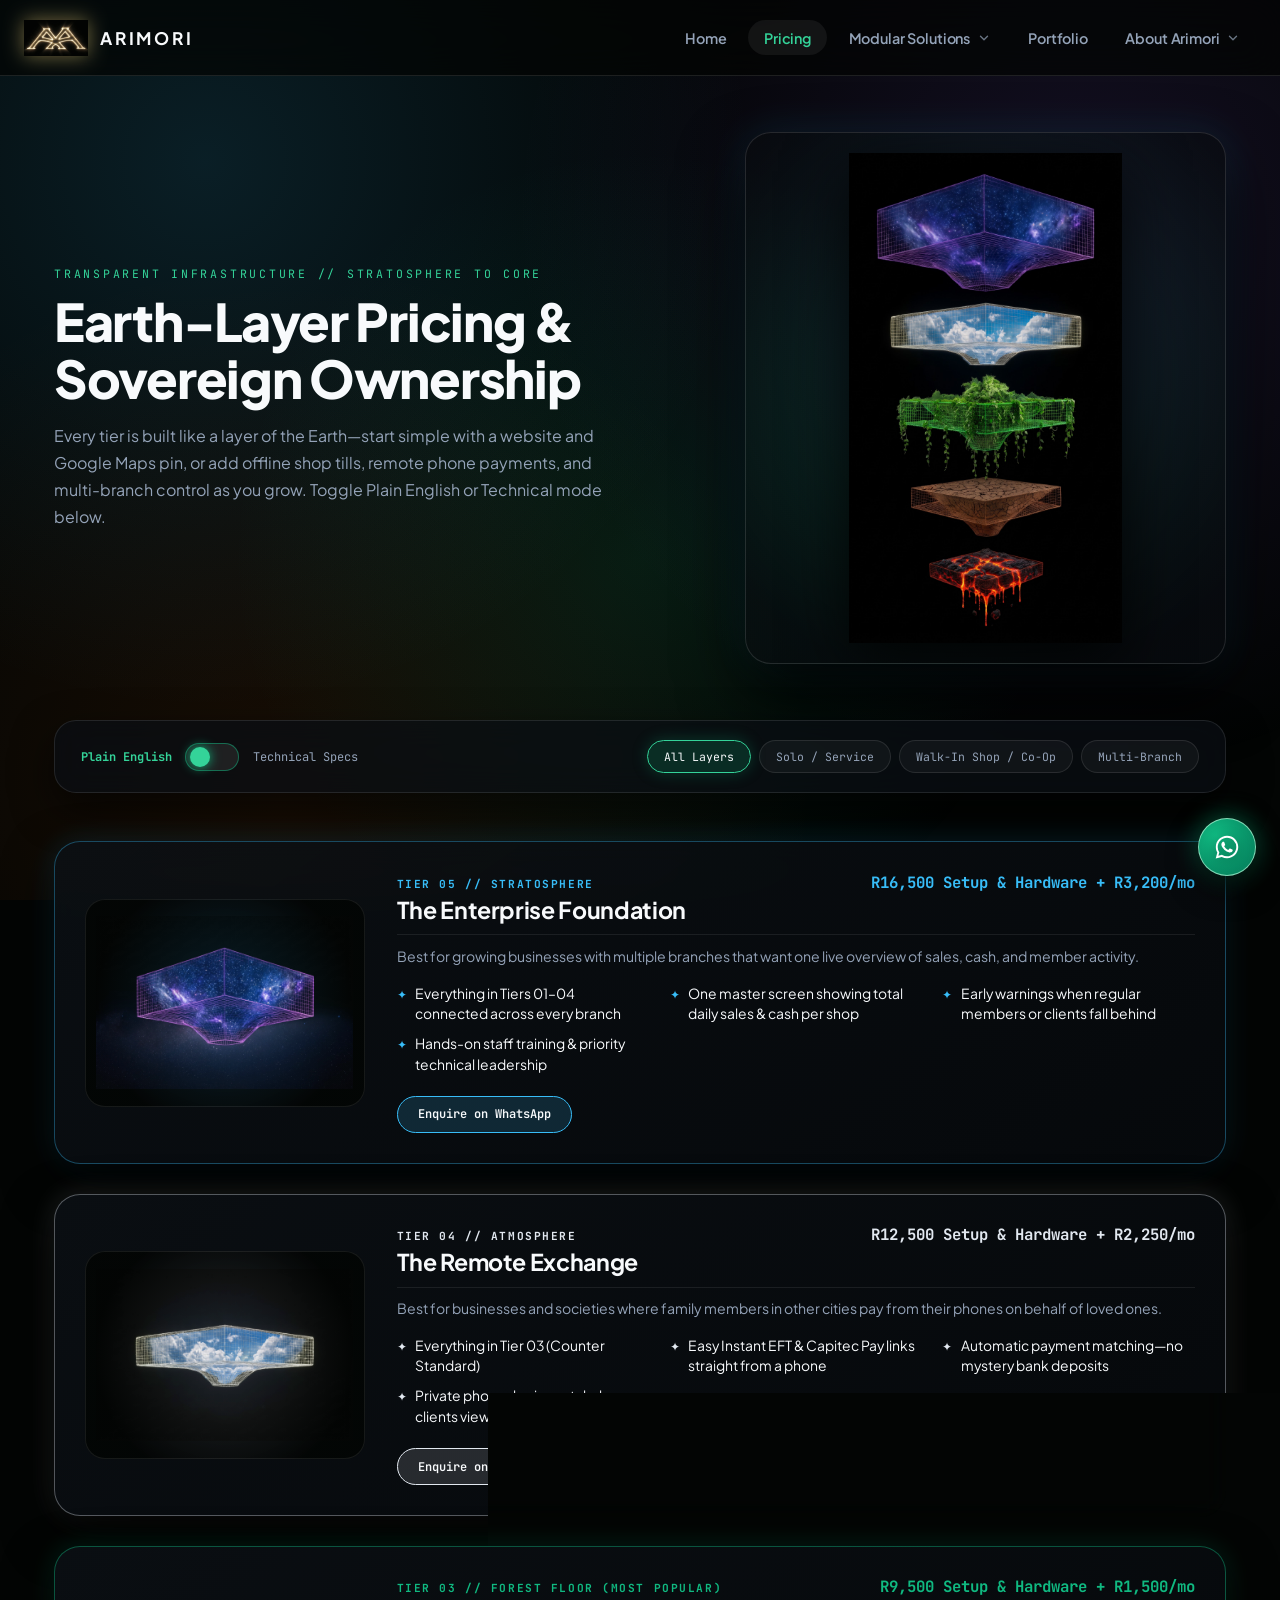
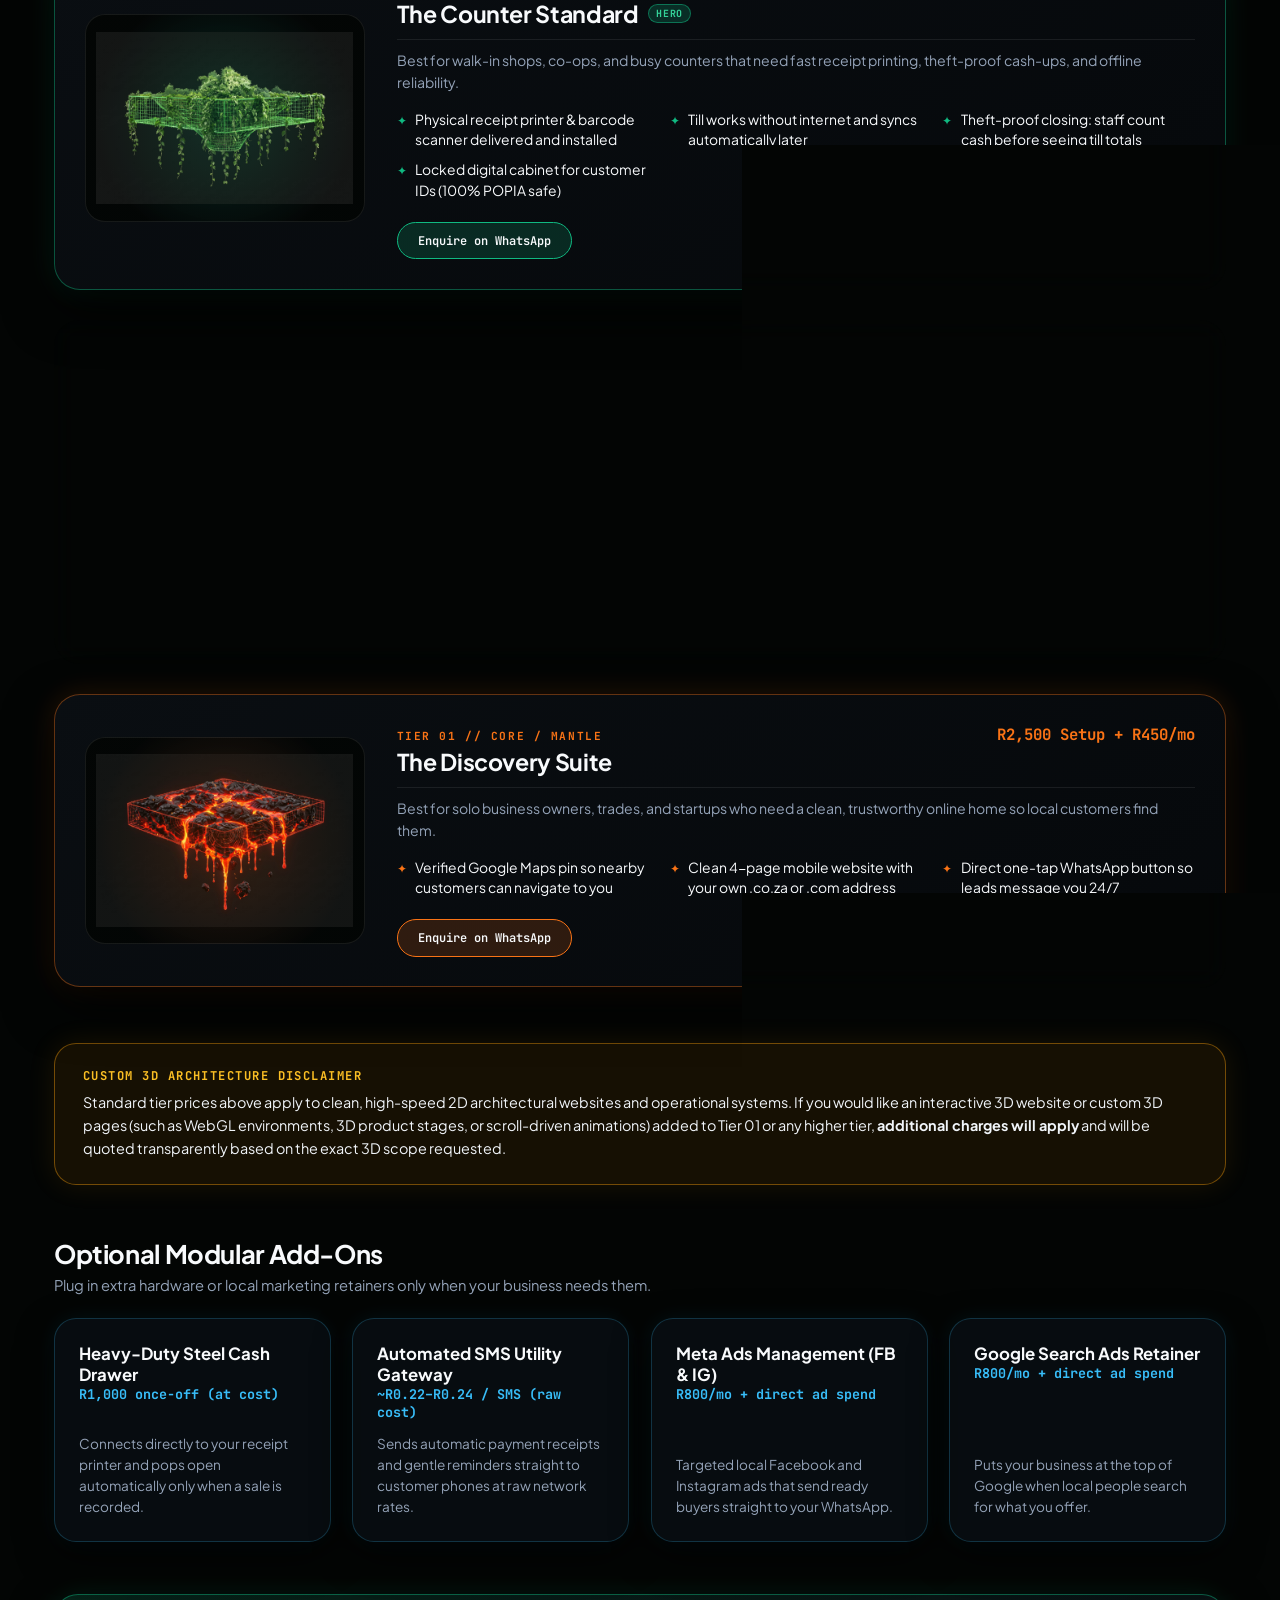
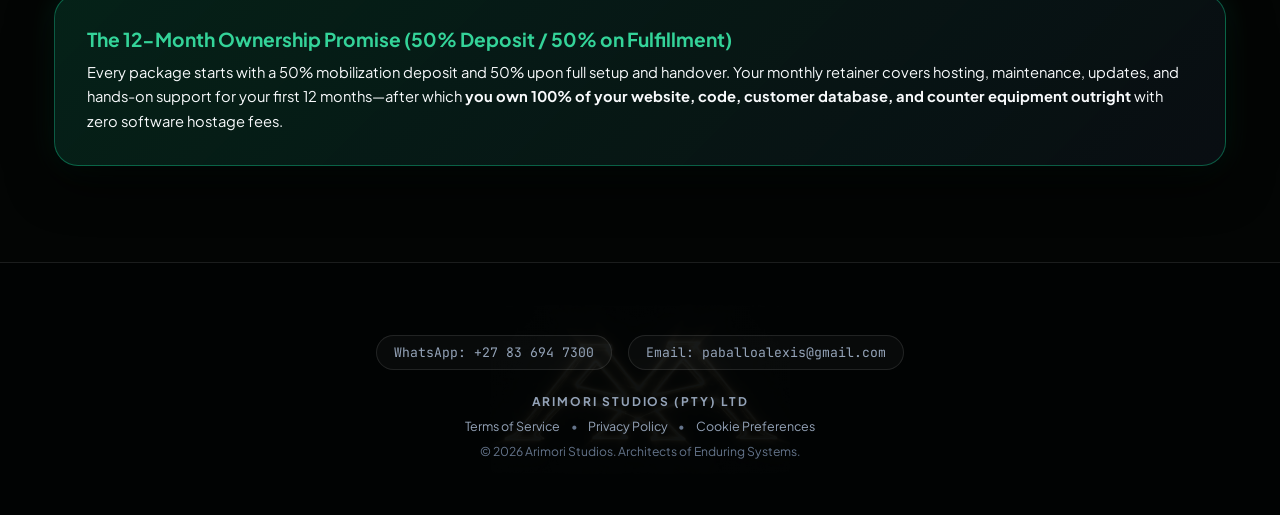
<file: pricing.html>
<!DOCTYPE html>
<html lang="en">
<head>
  <meta charset="UTF-8" />
  <meta name="viewport" content="width=device-width, initial-scale=1.0" />
  <title>Pricing & Earth-Layer Stacks | Arimori Studios</title>

  <meta property="og:title" content="Pricing & Earth-Layer Stacks | Arimori Studios" />
  <meta property="og:description" content="Transparent pricing for sovereign digital infrastructure, offline counter POS, and encrypted vaults." />
  <meta property="og:url" content="https://arimori.studio/pricing.html" />

  <link rel="preconnect" href="https://fonts.googleapis.com" />
  <link rel="preconnect" href="https://fonts.gstatic.com" crossorigin />
  <link href="https://fonts.googleapis.com/css2?family=JetBrains+Mono:wght@400;500;700&family=Plus+Jakarta+Sans:wght@400;500;600;700;800&display=swap" rel="stylesheet" />

  <link rel="stylesheet" href="css/shell.css" />

  <style>
    .pricing-wrapper {
      max-width: 1220px;
      margin: 0 auto;
      padding: 3.5rem 1.5rem 6rem;
    }

    .pricing-hero {
      display: grid;
      grid-template-columns: 1.15fr 0.85fr;
      gap: 2.5rem;
      align-items: center;
      margin-bottom: 3.5rem;
    }

    .eyebrow {
      font-family: var(--font-mono);
      font-size: 0.72rem;
      letter-spacing: 0.24em;
      text-transform: uppercase;
      color: var(--emerald-bright);
      display: block;
      margin-bottom: 0.75rem;
    }

    .pricing-hero h1 {
      font-family: var(--font-display);
      font-size: clamp(2.1rem, 4.2vw, 3.25rem);
      font-weight: 800;
      letter-spacing: -0.025em;
      line-height: 1.1;
      margin-bottom: 1rem;
    }

    .pricing-hero p {
      font-size: 1rem;
      line-height: 1.68;
      color: var(--text-secondary);
      max-width: 580px;
    }

    /* 3D Rotating & Tilting Complete Stack Showcase */
    .stack-showcase {
      position: relative;
      border-radius: 26px;
      padding: 1.25rem;
      background: radial-gradient(circle at 50% 45%, rgba(56, 189, 248, 0.14), rgba(16, 185, 129, 0.08) 45%, rgba(8, 12, 16, 0.65) 85%);
      border: 1px solid rgba(255, 255, 255, 0.12);
      box-shadow: 0 28px 65px rgba(0, 0, 0, 0.85), 0 0 40px rgba(56, 189, 248, 0.14);
      perspective: 1000px;
      display: flex;
      align-items: center;
      justify-content: center;
      overflow: hidden;
    }

    .stack-rotator {
      transform-style: preserve-3d;
      animation: rotateStack3D 9s ease-in-out infinite;
      transition: transform 0.2s ease-out;
    }

    .stack-showcase img {
      width: 100%;
      max-height: 490px;
      object-fit: contain;
      display: block;
      mix-blend-mode: screen;
      filter: drop-shadow(0 18px 32px rgba(0, 0, 0, 0.85));
    }

    @keyframes rotateStack3D {
      0%, 100% { transform: rotateY(-14deg) rotateX(4deg) translateY(0px); }
      50% { transform: rotateY(14deg) rotateX(-4deg) translateY(-8px); }
    }

    /* Glass Controls Bar */
    .controls-bar {
      display: flex;
      flex-wrap: wrap;
      align-items: center;
      justify-content: space-between;
      gap: 1.25rem;
      padding: 1.2rem 1.6rem;
      border-radius: 22px;
      background: rgba(10, 15, 20, 0.72);
      backdrop-filter: blur(16px);
      -webkit-backdrop-filter: blur(16px);
      border: 1px solid rgba(255, 255, 255, 0.1);
      box-shadow: 0 16px 40px rgba(0, 0, 0, 0.6);
      margin-bottom: 3rem;
    }

    .jargon-switch-wrap {
      display: flex;
      align-items: center;
      gap: 0.85rem;
    }

    .switch-label {
      font-family: var(--font-mono);
      font-size: 0.75rem;
      color: var(--text-secondary);
      transition: color 0.25s ease;
    }

    .switch-label.active-mode {
      color: var(--emerald-bright);
      font-weight: 700;
    }

    .toggle-pill {
      width: 54px;
      height: 28px;
      border-radius: 999px;
      background: rgba(255, 255, 255, 0.08);
      border: 1px solid rgba(16, 185, 129, 0.5);
      position: relative;
      cursor: pointer;
    }

    .toggle-knob {
      width: 20px;
      height: 20px;
      border-radius: 50%;
      background: var(--emerald-bright);
      box-shadow: 0 0 12px var(--emerald-core);
      position: absolute;
      top: 3px;
      left: 4px;
      transition: transform 0.25s cubic-bezier(0.16, 1, 0.3, 1);
    }

    .toggle-pill[aria-checked="true"] .toggle-knob {
      transform: translateX(25px);
      background: var(--cerulean-bright);
      box-shadow: 0 0 12px var(--cerulean-core);
    }

    .fit-filters {
      display: flex;
      flex-wrap: wrap;
      gap: 0.5rem;
    }

    .fit-btn {
      padding: 0.5rem 1rem;
      border-radius: 999px;
      border: 1px solid var(--border-subtle);
      background: rgba(255, 255, 255, 0.04);
      color: var(--text-secondary);
      font-family: var(--font-mono);
      font-size: 0.72rem;
      cursor: pointer;
      transition: all 0.2s ease;
    }

    .fit-btn:hover,
    .fit-btn.active {
      border-color: var(--emerald-bright);
      color: var(--text-primary);
      background: rgba(16, 185, 129, 0.18);
      box-shadow: 0 0 16px rgba(16, 185, 129, 0.25);
    }

    /* Rounded Glowing Layer Cards */
    .tier-stack-list {
      display: flex;
      flex-direction: column;
      gap: 1.85rem;
      margin-bottom: 3.5rem;
    }

    .tier-row {
      display: grid;
      grid-template-columns: 280px 1fr;
      gap: 2rem;
      align-items: center;
      padding: 1.85rem;
      border-radius: 26px;
      background: linear-gradient(145deg, rgba(12, 17, 22, 0.82), rgba(6, 9, 12, 0.92));
      backdrop-filter: blur(14px);
      border: 1px solid var(--tier-border, rgba(255, 255, 255, 0.12));
      box-shadow: 0 20px 50px rgba(0, 0, 0, 0.8), 0 0 28px var(--tier-glow, rgba(16, 185, 129, 0.1));
      transition: transform 0.3s cubic-bezier(0.16, 1, 0.3, 1), box-shadow 0.3s ease, border-color 0.3s ease;
    }

    .tier-row:hover,
    .tier-row.recommended {
      transform: translateY(-4px);
      border-color: var(--tier-accent);
      box-shadow: 0 26px 60px rgba(0, 0, 0, 0.9), 0 0 42px var(--tier-glow);
    }

    .tier-row.dimmed {
      opacity: 0.38;
    }

    .tier-visual {
      background: radial-gradient(circle at center, var(--tier-glow), rgba(3, 5, 4, 0.9) 75%);
      border-radius: 20px;
      overflow: hidden;
      border: 1px solid rgba(255, 255, 255, 0.08);
      display: flex;
      align-items: center;
      justify-content: center;
      padding: 0.65rem;
      perspective: 700px;
    }

    .tier-visual img {
      width: 100%;
      height: 185px;
      object-fit: contain;
      display: block;
      mix-blend-mode: screen;
      transition: transform 0.5s ease;
    }

    .tier-row:hover .tier-visual img {
      transform: rotateY(10deg) scale(1.04);
    }

    .tier-header {
      display: flex;
      flex-wrap: wrap;
      align-items: baseline;
      justify-content: space-between;
      gap: 0.75rem;
      margin-bottom: 0.65rem;
      padding-bottom: 0.65rem;
      border-bottom: 1px solid rgba(255, 255, 255, 0.08);
    }

    .tier-layer-tag {
      font-family: var(--font-mono);
      font-size: 0.7rem;
      font-weight: 700;
      letter-spacing: 0.14em;
      text-transform: uppercase;
      color: var(--tier-accent);
      display: block;
      margin-bottom: 0.25rem;
    }

    .tier-name {
      font-family: var(--font-display);
      font-size: 1.45rem;
      font-weight: 700;
      letter-spacing: -0.015em;
      display: flex;
      align-items: center;
      gap: 0.6rem;
    }

    .tier-price {
      font-family: var(--font-mono);
      font-size: 0.98rem;
      font-weight: 700;
      color: var(--tier-accent);
    }

    .tier-fit-note {
      font-size: 0.88rem;
      color: var(--text-secondary);
      margin-bottom: 1rem;
      line-height: 1.55;
    }

    .tier-bullets {
      list-style: none;
      display: grid;
      grid-template-columns: repeat(auto-fit, minmax(240px, 1fr));
      gap: 0.6rem 1.25rem;
      margin-bottom: 1.25rem;
    }

    .tier-bullets li {
      font-size: 0.87rem;
      color: var(--text-primary);
      display: flex;
      align-items: flex-start;
      gap: 0.55rem;
      line-height: 1.48;
    }

    .tier-bullets li::before {
      content: '✦';
      color: var(--tier-accent);
      font-size: 0.75rem;
      margin-top: 2px;
    }

    .tier-actions {
      display: flex;
      flex-wrap: wrap;
      gap: 0.75rem;
    }

    .btn-primary {
      padding: 0.62rem 1.25rem;
      border-radius: 999px;
      background: var(--tier-glow);
      border: 1px solid var(--tier-accent);
      color: var(--text-primary);
      font-family: var(--font-mono);
      font-size: 0.75rem;
      font-weight: 600;
      transition: transform 0.2s ease, box-shadow 0.2s ease;
    }

    .btn-primary:hover {
      transform: translateY(-2px);
      box-shadow: 0 0 20px var(--tier-glow);
    }

    .disclaimer-box {
      padding: 1.5rem 1.75rem;
      border-radius: 22px;
      background: rgba(245, 158, 11, 0.08);
      border: 1px solid rgba(245, 158, 11, 0.42);
      box-shadow: 0 0 28px rgba(245, 158, 11, 0.1);
      margin-bottom: 3.25rem;
      display: flex;
      flex-direction: column;
      gap: 0.4rem;
    }

    .disclaimer-title {
      font-family: var(--font-mono);
      font-size: 0.76rem;
      font-weight: 700;
      letter-spacing: 0.12em;
      text-transform: uppercase;
      color: #fbbf24;
    }

    .disclaimer-box p {
      font-size: 0.9rem;
      line-height: 1.6;
      color: #f1f5f9;
    }

    .section-heading {
      font-family: var(--font-display);
      font-size: 1.6rem;
      font-weight: 700;
      letter-spacing: -0.015em;
      margin-bottom: 0.4rem;
    }

    .section-sub {
      font-size: 0.92rem;
      color: var(--text-secondary);
      margin-bottom: 1.5rem;
    }

    .addons-grid {
      display: grid;
      grid-template-columns: repeat(auto-fit, minmax(250px, 1fr));
      gap: 1.35rem;
      margin-bottom: 3.25rem;
    }

    .addon-card {
      padding: 1.5rem;
      border-radius: 22px;
      background: rgba(10, 15, 20, 0.75);
      border: 1px solid rgba(56, 189, 248, 0.22);
      box-shadow: 0 14px 36px rgba(0, 0, 0, 0.7), 0 0 22px rgba(56, 189, 248, 0.08);
      display: flex;
      flex-direction: column;
      justify-content: space-between;
      gap: 0.75rem;
    }

    .addon-title {
      font-family: var(--font-display);
      font-size: 1.05rem;
      font-weight: 700;
    }

    .addon-price {
      font-family: var(--font-mono);
      font-size: 0.84rem;
      color: var(--cerulean-bright);
      font-weight: 700;
    }

    .addon-desc {
      font-size: 0.85rem;
      line-height: 1.55;
      color: var(--text-secondary);
    }

    .agreement-box {
      padding: 2rem;
      border-radius: 24px;
      background: linear-gradient(135deg, rgba(16, 185, 129, 0.16), rgba(10, 15, 20, 0.9));
      border: 1px solid rgba(16, 185, 129, 0.45);
      box-shadow: 0 18px 45px rgba(0, 0, 0, 0.8), 0 0 30px rgba(16, 185, 129, 0.14);
    }

    .agreement-box h3 {
      font-family: var(--font-display);
      font-size: 1.2rem;
      font-weight: 700;
      color: var(--emerald-bright);
      margin-bottom: 0.55rem;
    }

    .agreement-box p {
      font-size: 0.92rem;
      line-height: 1.65;
      color: var(--text-primary);
    }

    @media (max-width: 860px) {
      .pricing-hero { grid-template-columns: 1fr; }
      .tier-row { grid-template-columns: 1fr; }
    }
  </style>
</head>
<body>

  <main id="page-content">
    <div class="pricing-wrapper">

      <section class="pricing-hero">
        <div>
          <span class="eyebrow">TRANSPARENT INFRASTRUCTURE // STRATOSPHERE TO CORE</span>
          <h1>Earth-Layer Pricing & Sovereign Ownership</h1>
          <p class="translatable"
             data-plain="Every tier is built like a layer of the Earth—start simple with a website and Google Maps pin, or add offline shop tills, remote phone payments, and multi-branch control as you grow. Toggle Plain English or Technical mode below."
             data-tech="Five nested architectural tiers engineered from edge telemetry down to local-first persistence. Toggle between Plain English and Technical Specification mode below.">
            Every tier is built like a layer of the Earth—start simple with a website and Google Maps pin, or add offline shop tills, remote phone payments, and multi-branch control as you grow. Toggle Plain English or Technical mode below.
          </p>
        </div>

        <div class="stack-showcase" id="stackShowcase">
          <div class="stack-rotator" id="stackRotator">
            <img src="assets/images/stack-complete.jpg" alt="Arimori Studios 5-Layer Earth Cross-Section Stack" />
          </div>
        </div>
      </section>

      <div class="controls-bar">
        <div class="jargon-switch-wrap">
          <span class="switch-label active-mode" id="labelPlain">Plain English</span>
          <button type="button" class="toggle-pill" id="jargonToggle" role="switch" aria-checked="false" aria-label="Toggle Technical Jargon">
            <span class="toggle-knob"></span>
          </button>
          <span class="switch-label" id="labelTech">Technical Specs</span>
        </div>

        <div class="fit-filters" aria-label="Filter by Business Size">
          <button type="button" class="fit-btn active" data-fit="all">All Layers</button>
          <button type="button" class="fit-btn" data-fit="solo">Solo / Service</button>
          <button type="button" class="fit-btn" data-fit="retail">Walk-In Shop / Co-Op</button>
          <button type="button" class="fit-btn" data-fit="enterprise">Multi-Branch</button>
        </div>
      </div>

      <div class="tier-stack-list" id="tierStackList">

        <!-- TIER 05: STRATOSPHERE -->
        <article class="tier-row" data-fit="enterprise" style="--tier-accent: #38BDF8; --tier-border: rgba(56, 189, 248, 0.35); --tier-glow: rgba(56, 189, 248, 0.16);">
          <div class="tier-visual">
            <img src="assets/images/stack-stratosphere.jpg" alt="Tier 05 Stratosphere Wireframe Cross-Section" />
          </div>
          <div>
            <div class="tier-header">
              <div>
                <span class="tier-layer-tag">TIER 05 // STRATOSPHERE</span>
                <h2 class="tier-name">The Enterprise Foundation</h2>
              </div>
              <div class="tier-price">R16,500 Setup & Hardware + R3,200/mo</div>
            </div>
            <p class="tier-fit-note translatable"
               data-plain="Best for growing businesses with multiple branches that want one live overview of sales, cash, and member activity."
               data-tech="Engineered for multi-branch enterprises requiring consolidated executive telemetry, predictive churn alerts, and dedicated CTO stewardship.">
              Best for growing businesses with multiple branches that want one live overview of sales, cash, and member activity.
            </p>
            <ul class="tier-bullets">
              <li class="translatable" data-plain="Everything in Tiers 01–04 connected across every branch" data-tech="Full-stack multi-tenant replication across all branch nodes">Everything in Tiers 01–04 connected across every branch</li>
              <li class="translatable" data-plain="One master screen showing total daily sales & cash per shop" data-tech="Executive cross-branch BI dashboard & consolidated ledger">One master screen showing total daily sales & cash per shop</li>
              <li class="translatable" data-plain="Early warnings when regular members or clients fall behind" data-tech="Early-warning lapse-prediction telemetry (14–30 day horizon)">Early warnings when regular members or clients fall behind</li>
              <li class="translatable" data-plain="Hands-on staff training & priority technical leadership" data-tech="On-site staff onboarding & fractional CTO stewardship">Hands-on staff training & priority technical leadership</li>
            </ul>
            <div class="tier-actions">
              <a href="https://wa.me/27836947300?text=Hi%20Arimori%20Studios,%20I'm%20interested%20in%20Tier%2005%20(The%20Enterprise%20Foundation)." target="_blank" rel="noopener noreferrer" class="btn-primary">Enquire on WhatsApp</a>
            </div>
          </div>
        </article>

        <!-- TIER 04: ATMOSPHERE -->
        <article class="tier-row" data-fit="retail enterprise" style="--tier-accent: #E2E8F0; --tier-border: rgba(226, 232, 240, 0.35); --tier-glow: rgba(226, 232, 240, 0.14);">
          <div class="tier-visual">
            <img src="assets/images/stack-atmosphere.jpg" alt="Tier 04 Atmosphere Wireframe Cross-Section" />
          </div>
          <div>
            <div class="tier-header">
              <div>
                <span class="tier-layer-tag">TIER 04 // ATMOSPHERE</span>
                <h2 class="tier-name">The Remote Exchange</h2>
              </div>
              <div class="tier-price">R12,500 Setup & Hardware + R2,250/mo</div>
            </div>
            <p class="tier-fit-note translatable"
               data-plain="Best for businesses and societies where family members in other cities pay from their phones on behalf of loved ones."
               data-tech="Built for distributed payer networks requiring Instant EFT, Capitec Pay rails, automated reconciliation, and OTP client portals.">
              Best for businesses and societies where family members in other cities pay from their phones on behalf of loved ones.
            </p>
            <ul class="tier-bullets">
              <li class="translatable" data-plain="Everything in Tier 03 (Counter Standard)" data-tech="Full Tier 03 offline POS, hardware & encrypted POPIA vault">Everything in Tier 03 (Counter Standard)</li>
              <li class="translatable" data-plain="Easy Instant EFT & Capitec Pay links straight from a phone" data-tech="Instant EFT & Capitec Pay API payment rails">Easy Instant EFT & Capitec Pay links straight from a phone</li>
              <li class="translatable" data-plain="Automatic payment matching—no mystery bank deposits" data-tech="Automated webhook ledger reconciliation & reference matching">Automatic payment matching—no mystery bank deposits</li>
              <li class="translatable" data-plain="Private phone-login portal where clients view statements" data-tech="OTP-authenticated self-service member statement portal">Private phone-login portal where clients view statements</li>
            </ul>
            <div class="tier-actions">
              <a href="https://wa.me/27836947300?text=Hi%20Arimori%20Studios,%20I'm%20interested%20in%20Tier%2004%20(The%20Remote%20Exchange)." target="_blank" rel="noopener noreferrer" class="btn-primary">Enquire on WhatsApp</a>
            </div>
          </div>
        </article>

        <!-- TIER 03: FOREST FLOOR (HERO) -->
        <article class="tier-row" data-fit="retail" style="--tier-accent: #10B981; --tier-border: rgba(16, 185, 129, 0.42); --tier-glow: rgba(16, 185, 129, 0.18);">
          <div class="tier-visual">
            <img src="assets/images/stack-forest.jpg" alt="Tier 03 Forest Floor Wireframe Cross-Section" />
          </div>
          <div>
            <div class="tier-header">
              <div>
                <span class="tier-layer-tag">TIER 03 // FOREST FLOOR (MOST POPULAR)</span>
                <h2 class="tier-name">The Counter Standard <span class="badge-hero">HERO</span></h2>
              </div>
              <div class="tier-price">R9,500 Setup & Hardware + R1,500/mo</div>
            </div>
            <p class="tier-fit-note translatable"
               data-plain="Best for walk-in shops, co-ops, and busy counters that need fast receipt printing, theft-proof cash-ups, and offline reliability."
               data-tech="Flagship retail & co-op stack featuring local-first SQLite POS, 80mm thermal hardware, blind cash-up audits, and AES-256 POPIA vaults.">
              Best for walk-in shops, co-ops, and busy counters that need fast receipt printing, theft-proof cash-ups, and offline reliability.
            </p>
            <ul class="tier-bullets">
              <li class="translatable" data-plain="Physical receipt printer & barcode scanner delivered and installed" data-tech="80mm thermal receipt printer & 2D barcode scanner provisioned">Physical receipt printer & barcode scanner delivered and installed</li>
              <li class="translatable" data-plain="Till works without internet and syncs automatically later" data-tech="Offline-first local SQLite ledger with background cloud sync">Till works without internet and syncs automatically later</li>
              <li class="translatable" data-plain="Theft-proof closing: staff count cash before seeing till totals" data-tech="Blind cash-up audit protocol & SHA-256 tamper-evident receipts">Theft-proof closing: staff count cash before seeing till totals</li>
              <li class="translatable" data-plain="Locked digital cabinet for customer IDs (100% POPIA safe)" data-tech="Single-tenant AES-256 encrypted POPIA compliance vault">Locked digital cabinet for customer IDs (100% POPIA safe)</li>
            </ul>
            <div class="tier-actions">
              <a href="https://wa.me/27836947300?text=Hi%20Arimori%20Studios,%20I'm%20interested%20in%20Tier%2003%20(The%20Counter%20Standard)." target="_blank" rel="noopener noreferrer" class="btn-primary">Enquire on WhatsApp</a>
            </div>
          </div>
        </article>

        <!-- TIER 02: CRUST -->
        <article class="tier-row" data-fit="solo retail" style="--tier-accent: #D6A276; --tier-border: rgba(214, 162, 118, 0.35); --tier-glow: rgba(214, 162, 118, 0.15);">
          <div class="tier-visual">
            <img src="assets/images/stack-crust.jpg" alt="Tier 02 Crust Wireframe Cross-Section" />
          </div>
          <div>
            <div class="tier-header">
              <div>
                <span class="tier-layer-tag">TIER 02 // CRUST</span>
                <h2 class="tier-name">The Growth Launchpad</h2>
              </div>
              <div class="tier-price">R6,500 Setup + R1,250/mo</div>
            </div>
            <p class="tier-fit-note translatable"
               data-plain="Best for busy service providers who get lots of WhatsApp messages and want automatic replies and appointment bookings."
               data-tech="Automated inbound conversion engine integrating WhatsApp Business catalogs, rule-based inquiry triage, and bidirectional calendar sync.">
              Best for busy service providers who get lots of WhatsApp messages and want automatic replies and appointment bookings.
            </p>
            <ul class="tier-bullets">
              <li class="translatable" data-plain="Everything in Tier 01 (Website + Google Maps)" data-tech="Full Tier 01 custom storefront & verified Google Business Profile">Everything in Tier 01 (Website + Google Maps)</li>
              <li class="translatable" data-plain="WhatsApp Business price list & service catalog" data-tech="Structured WhatsApp Business API product & service catalog">WhatsApp Business price list & service catalog</li>
              <li class="translatable" data-plain="Instant automatic answers to common customer questions" data-tech="Automated WhatsApp inquiry routing & FAQ triage workflows">Instant automatic answers to common customer questions</li>
              <li class="translatable" data-plain="Automatic appointment bookings straight to your phone calendar" data-tech="Zero-conflict Google Calendar webhook booking synchronization">Automatic appointment bookings straight to your phone calendar</li>
            </ul>
            <div class="tier-actions">
              <a href="https://wa.me/27836947300?text=Hi%20Arimori%20Studios,%20I'm%20interested%20in%20Tier%2002%20(The%20Growth%20Launchpad)." target="_blank" rel="noopener noreferrer" class="btn-primary">Enquire on WhatsApp</a>
            </div>
          </div>
        </article>

        <!-- TIER 01: CORE / MANTLE -->
        <article class="tier-row" data-fit="solo" style="--tier-accent: #F97316; --tier-border: rgba(249, 115, 22, 0.38); --tier-glow: rgba(249, 115, 22, 0.16);">
          <div class="tier-visual">
            <img src="assets/images/stack-core.jpg" alt="Tier 01 Core Mantle Wireframe Cross-Section" />
          </div>
          <div>
            <div class="tier-header">
              <div>
                <span class="tier-layer-tag">TIER 01 // CORE / MANTLE</span>
                <h2 class="tier-name">The Discovery Suite</h2>
              </div>
              <div class="tier-price">R2,500 Setup + R450/mo</div>
            </div>
            <p class="tier-fit-note translatable"
               data-plain="Best for solo business owners, trades, and startups who need a clean, trustworthy online home so local customers find them."
               data-tech="Foundational digital presence engineered with verified local SEO indexing, custom DNS provisioning, and sub-second mobile rendering.">
              Best for solo business owners, trades, and startups who need a clean, trustworthy online home so local customers find them.
            </p>
            <ul class="tier-bullets">
              <li class="translatable" data-plain="Verified Google Maps pin so nearby customers can navigate to you" data-tech="Verified Google Business Profile & local map-pack indexing">Verified Google Maps pin so nearby customers can navigate to you</li>
              <li class="translatable" data-plain="Clean 4-page mobile website with your own .co.za or .com address" data-tech="Custom-coded 4-page responsive site + SSL & domain DNS">Clean 4-page mobile website with your own .co.za or .com address</li>
              <li class="translatable" data-plain="Direct one-tap WhatsApp button so leads message you 24/7" data-tech="Pre-filled deep-link WhatsApp lead capture routing">Direct one-tap WhatsApp button so leads message you 24/7</li>
            </ul>
            <div class="tier-actions">
              <a href="https://wa.me/27836947300?text=Hi%20Arimori%20Studios,%20I'm%20interested%20in%20Tier%2001%20(The%20Discovery%20Suite)." target="_blank" rel="noopener noreferrer" class="btn-primary">Enquire on WhatsApp</a>
            </div>
          </div>
        </article>

      </div>

      <div class="disclaimer-box">
        <span class="disclaimer-title">Custom 3D Architecture Disclaimer</span>
        <p>
          Standard tier prices above apply to clean, high-speed 2D architectural websites and operational systems. If you would like an interactive 3D website or custom 3D pages (such as WebGL environments, 3D product stages, or scroll-driven animations) added to Tier 01 or any higher tier, <strong>additional charges will apply</strong> and will be quoted transparently based on the exact 3D scope requested.
        </p>
      </div>

      <section id="add-ons">
        <h2 class="section-heading">Optional Modular Add-Ons</h2>
        <p class="section-sub">Plug in extra hardware or local marketing retainers only when your business needs them.</p>

        <div class="addons-grid">
          <div class="addon-card">
            <div>
              <h3 class="addon-title">Heavy-Duty Steel Cash Drawer</h3>
              <div class="addon-price">R1,000 once-off (at cost)</div>
            </div>
            <p class="addon-desc translatable"
               data-plain="Connects directly to your receipt printer and pops open automatically only when a sale is recorded."
               data-tech="RJ11-triggered heavy-gauge steel cash drawer synced to thermal printer kick-out signals.">
              Connects directly to your receipt printer and pops open automatically only when a sale is recorded.
            </p>
          </div>

          <div class="addon-card">
            <div>
              <h3 class="addon-title">Automated SMS Utility Gateway</h3>
              <div class="addon-price">~R0.22–R0.24 / SMS (raw cost)</div>
            </div>
            <p class="addon-desc translatable"
               data-plain="Sends automatic payment receipts and gentle reminders straight to customer phones at raw network rates."
               data-tech="Direct South African carrier SMS API pass-through for transactional receipts & lapse alerts (zero markup).">
              Sends automatic payment receipts and gentle reminders straight to customer phones at raw network rates.
            </p>
          </div>
          <div class="addon-card">
            <div>
              <h3 class="addon-title">Meta Ads Management (FB & IG)</h3>
              <div class="addon-price">R800/mo + direct ad spend</div>
            </div>
            <p class="addon-desc translatable"
               data-plain="Targeted local Facebook and Instagram ads that send ready buyers straight to your WhatsApp."
               data-tech="Hyperlocal Meta click-to-WhatsApp campaign management billed directly to your Meta ad account.">
              Targeted local Facebook and Instagram ads that send ready buyers straight to your WhatsApp.
            </p>
          </div>

          <div class="addon-card">
            <div>
              <h3 class="addon-title">Google Search Ads Retainer</h3>
              <div class="addon-price">R800/mo + direct ad spend</div>
            </div>
            <p class="addon-desc translatable"
               data-plain="Puts your business at the top of Google when local people search for what you offer."
               data-tech="High-intent local Google Search keyword bidding and conversion tracking (direct ad spend pass-through).">
              Puts your business at the top of Google when local people search for what you offer.
            </p>
          </div>
        </div>
      </section>

      <div class="agreement-box">
        <h3>The 12-Month Ownership Promise (50% Deposit / 50% on Fulfillment)</h3>
        <p>
          Every package starts with a 50% mobilization deposit and 50% upon full setup and handover. Your monthly retainer covers hosting, maintenance, updates, and hands-on support for your first 12 months—after which <strong>you own 100% of your website, code, customer database, and counter equipment outright</strong> with zero software hostage fees.
        </p>
      </div>

    </div>
  </main>

  <script src="js/shell.js"></script>
  <script>
    (function () {
      const toggleBtn = document.getElementById('jargonToggle');
      const labelPlain = document.getElementById('labelPlain');
      const labelTech = document.getElementById('labelTech');
      const translatables = document.querySelectorAll('.translatable');

      let isTechMode = false;

      toggleBtn.addEventListener('click', () => {
        isTechMode = !isTechMode;
        toggleBtn.setAttribute('aria-checked', String(isTechMode));
        labelPlain.classList.toggle('active-mode', !isTechMode);
        labelTech.classList.toggle('active-mode', isTechMode);

        translatables.forEach((el) => {
          el.textContent = isTechMode ? el.dataset.tech : el.dataset.plain;
        });
      });

      const fitBtns = document.querySelectorAll('.fit-btn');
      const tierRows = document.querySelectorAll('.tier-row');

      fitBtns.forEach((btn) => {
        btn.addEventListener('click', () => {
          fitBtns.forEach((b) => b.classList.remove('active'));
          btn.classList.add('active');
          const selected = btn.dataset.fit;

          tierRows.forEach((row) => {
            if (selected === 'all') {
              row.classList.remove('dimmed', 'recommended');
            } else {
              const matches = row.dataset.fit.split(' ').includes(selected);
              row.classList.toggle('dimmed', !matches);
              row.classList.toggle('recommended', matches);
            }
          });
        });
      });

      // Interactive 3D Tilt on the Complete Stack Showcase
      const showcase = document.getElementById('stackShowcase');
      const rotator = document.getElementById('stackRotator');
      if (showcase && rotator) {
        showcase.addEventListener('mousemove', (e) => {
          const rect = showcase.getBoundingClientRect();
          const x = ((e.clientX - rect.left) / rect.width - 0.5) * 28;
          const y = ((e.clientY - rect.top) / rect.height - 0.5) * -20;
          rotator.style.animation = 'none';
          rotator.style.transform = `rotateY(${x}deg) rotateX(${y}deg) scale(1.03)`;
        });
        showcase.addEventListener('mouseleave', () => {
          rotator.style.animation = 'rotateStack3D 9s ease-in-out infinite';
        });
      }
    })();
  </script>
</body>
</html>
</file>
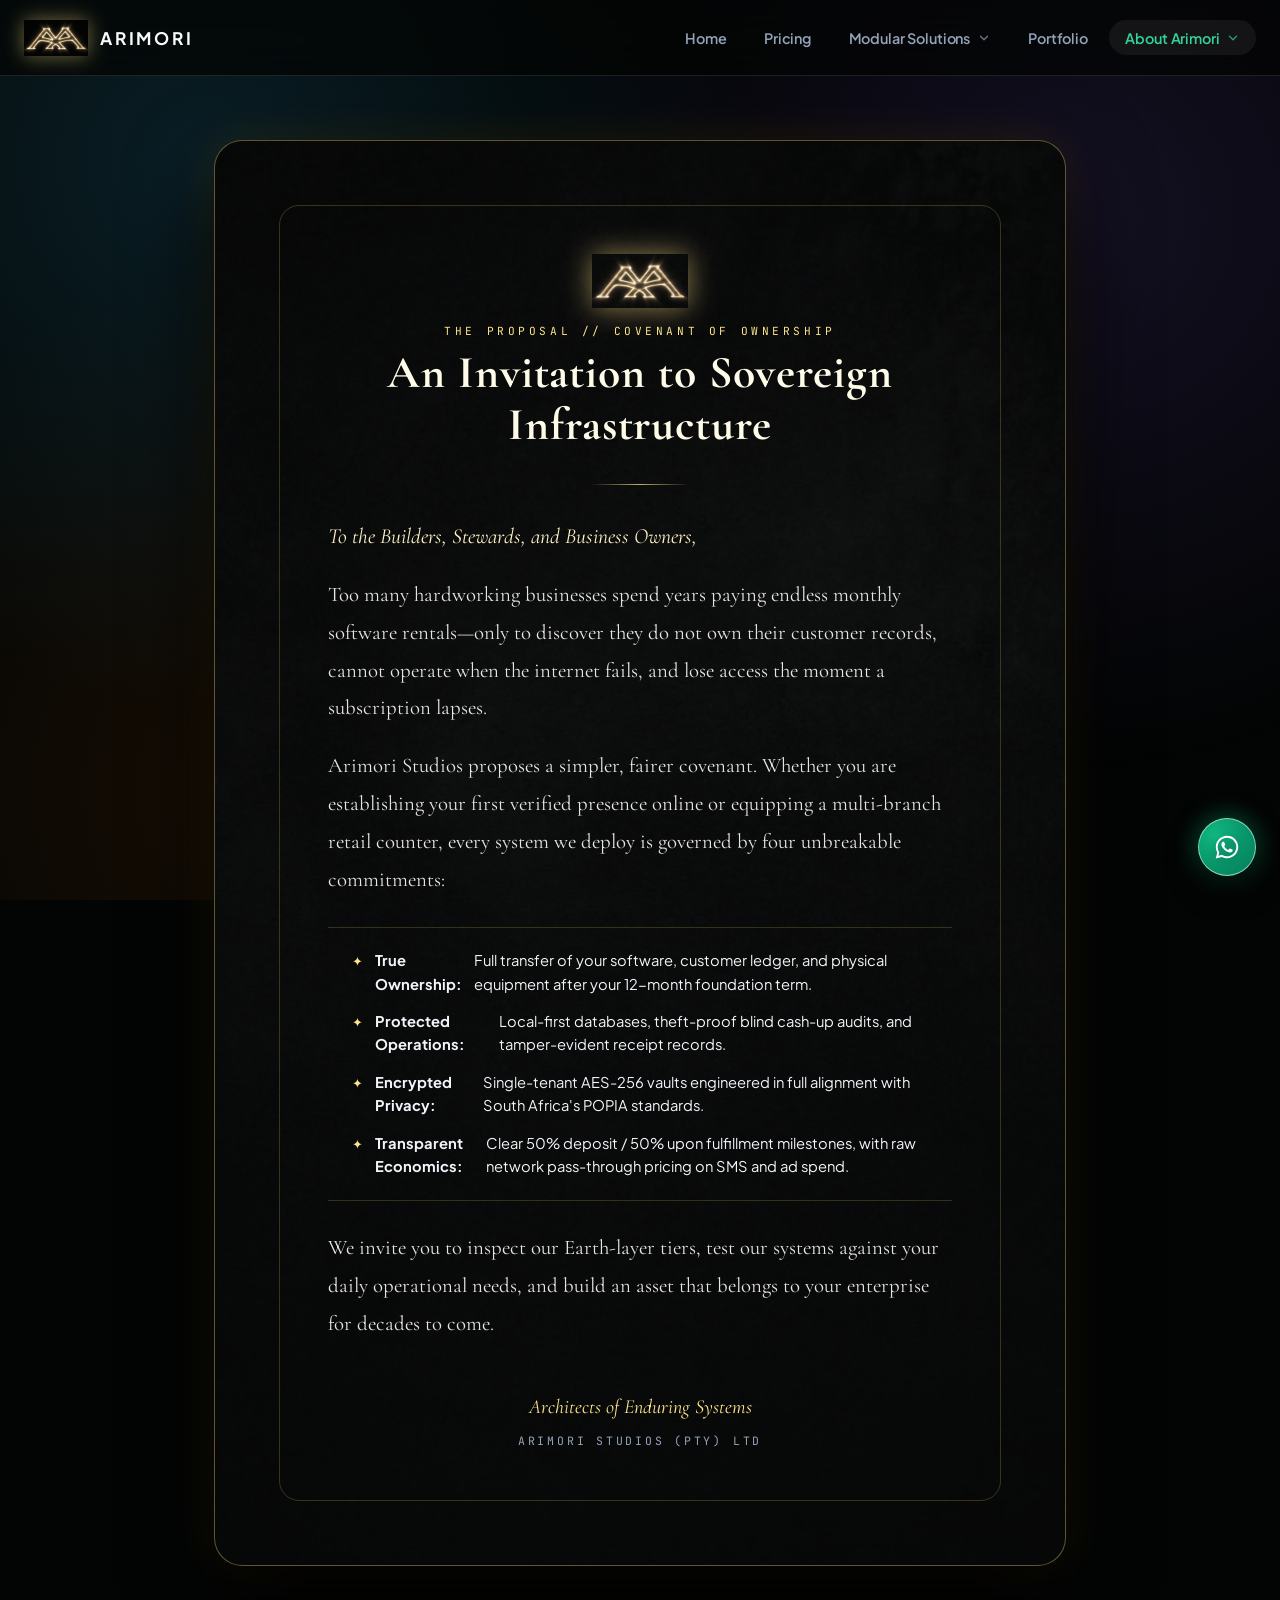
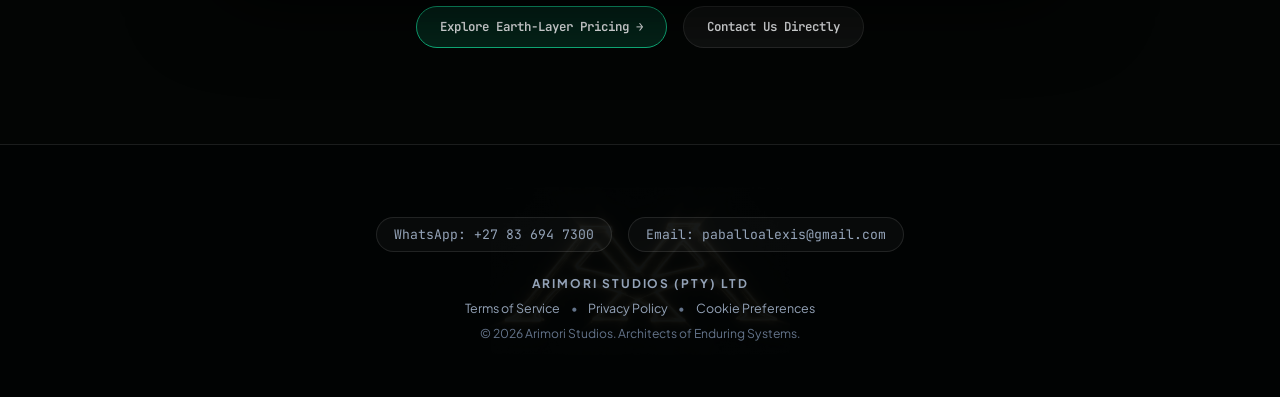
<file: proposal.html>
<!DOCTYPE html>
<html lang="en">
<head>
  <meta charset="UTF-8" />
  <meta name="viewport" content="width=device-width, initial-scale=1.0" />
  <title>The Proposal — Sovereign Infrastructure Covenant | Arimori Studios</title>

  <meta property="og:title" content="The Proposal — Arimori Studios" />
  <meta property="og:description" content="A formal invitation to true software ownership, offline resilience, and POPIA-encrypted operations." />
  <meta property="og:url" content="https://arimori.studio/proposal.html" />

  <link rel="preconnect" href="https://fonts.googleapis.com" />
  <link rel="preconnect" href="https://fonts.gstatic.com" crossorigin />
  <link href="https://fonts.googleapis.com/css2?family=Cormorant+Garamond:ital,wght@0,500;0,600;0,700;1,500&family=JetBrains+Mono:wght@400;500;700&family=Plus+Jakarta+Sans:wght@400;500;600;700;800&display=swap" rel="stylesheet" />

  <link rel="stylesheet" href="css/shell.css" />

  <style>
    .proposal-wrapper {
      max-width: 900px;
      margin: 0 auto;
      padding: 4rem 1.5rem 6rem;
    }

    .parchment-card {
      position: relative;
      padding: clamp(2.25rem, 5vw, 4.25rem) clamp(1.5rem, 5vw, 4rem);
      border-radius: 28px;
      background-color: #0b0c0c;
      background-image:
        linear-gradient(rgba(5, 6, 6, 0.72), rgba(5, 6, 6, 0.84)),
        url('assets/images/proposal-parchment.jpg');
      background-size: cover;
      background-position: center;
      box-shadow: 0 32px 85px rgba(0, 0, 0, 0.95), 0 0 45px rgba(251, 191, 36, 0.12);
      border: 1px solid rgba(253, 224, 130, 0.36);
      margin-bottom: 2.5rem;
    }

    .parchment-inner-border {
      border: 1px solid rgba(253, 224, 130, 0.2);
      border-radius: 20px;
      padding: clamp(1.75rem, 4vw, 3rem);
    }

    .invitation-crest {
      text-align: center;
      margin-bottom: 2rem;
    }

    .invitation-crest img {
      height: 54px;
      width: auto;
      margin: 0 auto 1rem;
      display: block;
      mix-blend-mode: screen;
      filter: drop-shadow(0 0 14px rgba(253, 224, 130, 0.55));
    }

    .invitation-kicker {
      font-family: var(--font-mono);
      font-size: 0.7rem;
      letter-spacing: 0.32em;
      text-transform: uppercase;
      color: #fde68a;
      display: block;
      margin-bottom: 0.55rem;
    }

    .invitation-title {
      font-family: 'Cormorant Garamond', Georgia, serif;
      font-size: clamp(1.95rem, 3.8vw, 2.85rem);
      font-weight: 700;
      letter-spacing: 0.02em;
      color: #fefce8;
      line-height: 1.15;
    }

    .invitation-divider {
      width: 100px;
      height: 1px;
      background: linear-gradient(90deg, transparent, rgba(253, 224, 130, 0.75), transparent);
      margin: 1.5rem auto 2rem;
    }

    .invitation-body {
      font-family: 'Cormorant Garamond', Georgia, serif;
      font-size: clamp(1.15rem, 1.65vw, 1.3rem);
      line-height: 1.82;
      color: #e7e5e4;
      display: flex;
      flex-direction: column;
      gap: 1.25rem;
    }

    .invitation-salutation {
      font-style: italic;
      font-size: 1.35rem;
      color: #fef3c7;
    }

    .invitation-pledges {
      list-style: none;
      margin: 0.5rem 0;
      padding: 1.35rem 1.5rem;
      border-top: 1px solid rgba(253, 224, 130, 0.18);
      border-bottom: 1px solid rgba(253, 224, 130, 0.18);
      display: flex;
      flex-direction: column;
      gap: 0.9rem;
      font-family: var(--font-sans);
      font-size: 0.92rem;
    }

    .invitation-pledges li {
      display: flex;
      align-items: flex-start;
      gap: 0.75rem;
      color: #f1f5f9;
      line-height: 1.58;
    }

    .invitation-pledges li::before {
      content: '✦';
      color: #fde68a;
      font-size: 0.8rem;
      margin-top: 2px;
    }

    .invitation-signoff {
      margin-top: 1.65rem;
      text-align: center;
    }

    .signoff-line {
      font-family: 'Cormorant Garamond', Georgia, serif;
      font-style: italic;
      font-size: 1.25rem;
      color: #fde68a;
      margin-bottom: 0.35rem;
    }

    .signoff-entity {
      font-family: var(--font-mono);
      font-size: 0.72rem;
      letter-spacing: 0.24em;
      text-transform: uppercase;
      color: var(--text-secondary);
    }

    .proposal-actions {
      display: flex;
      flex-wrap: wrap;
      justify-content: center;
      gap: 1rem;
    }

    .pill-cta {
      padding: 0.72rem 1.45rem;
      border-radius: 999px;
      font-family: var(--font-mono);
      font-size: 0.78rem;
      font-weight: 600;
      background: rgba(16, 185, 129, 0.18);
      border: 1px solid var(--emerald-core);
      color: var(--text-primary);
      transition: transform 0.2s ease, box-shadow 0.2s ease;
    }

    .pill-cta:hover {
      transform: translateY(-2px);
      box-shadow: 0 0 22px rgba(16, 185, 129, 0.38);
    }

    .pill-cta.secondary {
      background: rgba(255, 255, 255, 0.05);
      border-color: var(--border-subtle);
    }
  </style>
</head>
<body>

  <main id="page-content">
    <div class="proposal-wrapper">

      <article class="parchment-card">
        <div class="parchment-inner-border">

          <div class="invitation-crest">
            <img src="assets/images/logo-light.jpg" alt="Arimori Studios Official Crest" />
            <span class="invitation-kicker">THE PROPOSAL // COVENANT OF OWNERSHIP</span>
            <h1 class="invitation-title">An Invitation to Sovereign Infrastructure</h1>
          </div>

          <div class="invitation-divider"></div>

          <div class="invitation-body">
            <p class="invitation-salutation">To the Builders, Stewards, and Business Owners,</p>

            <p>
              Too many hardworking businesses spend years paying endless monthly software rentals—only to discover they do not own their customer records, cannot operate when the internet fails, and lose access the moment a subscription lapses.
            </p>

            <p>
              Arimori Studios proposes a simpler, fairer covenant. Whether you are establishing your first verified presence online or equipping a multi-branch retail counter, every system we deploy is governed by four unbreakable commitments:
            </p>

            <ul class="invitation-pledges">
              <li><strong>True Ownership:</strong> Full transfer of your software, customer ledger, and physical equipment after your 12-month foundation term.</li>
              <li><strong>Protected Operations:</strong> Local-first databases, theft-proof blind cash-up audits, and tamper-evident receipt records.</li>
              <li><strong>Encrypted Privacy:</strong> Single-tenant AES-256 vaults engineered in full alignment with South Africa's POPIA standards.</li>
              <li><strong>Transparent Economics:</strong> Clear 50% deposit / 50% upon fulfillment milestones, with raw network pass-through pricing on SMS and ad spend.</li>
            </ul>

            <p>
              We invite you to inspect our Earth-layer tiers, test our systems against your daily operational needs, and build an asset that belongs to your enterprise for decades to come.
            </p>

            <div class="invitation-signoff">
              <div class="signoff-line">Architects of Enduring Systems</div>
              <div class="signoff-entity">ARIMORI STUDIOS (PTY) LTD</div>
            </div>
          </div>

        </div>
      </article>

      <div class="proposal-actions">
        <a href="pricing.html" class="pill-cta">Explore Earth-Layer Pricing →</a>
        <a href="contact.html" class="pill-cta secondary">Contact Us Directly</a>
      </div>

    </div>
  </main>

  <script src="js/shell.js"></script>
</body>
</html>
</file>
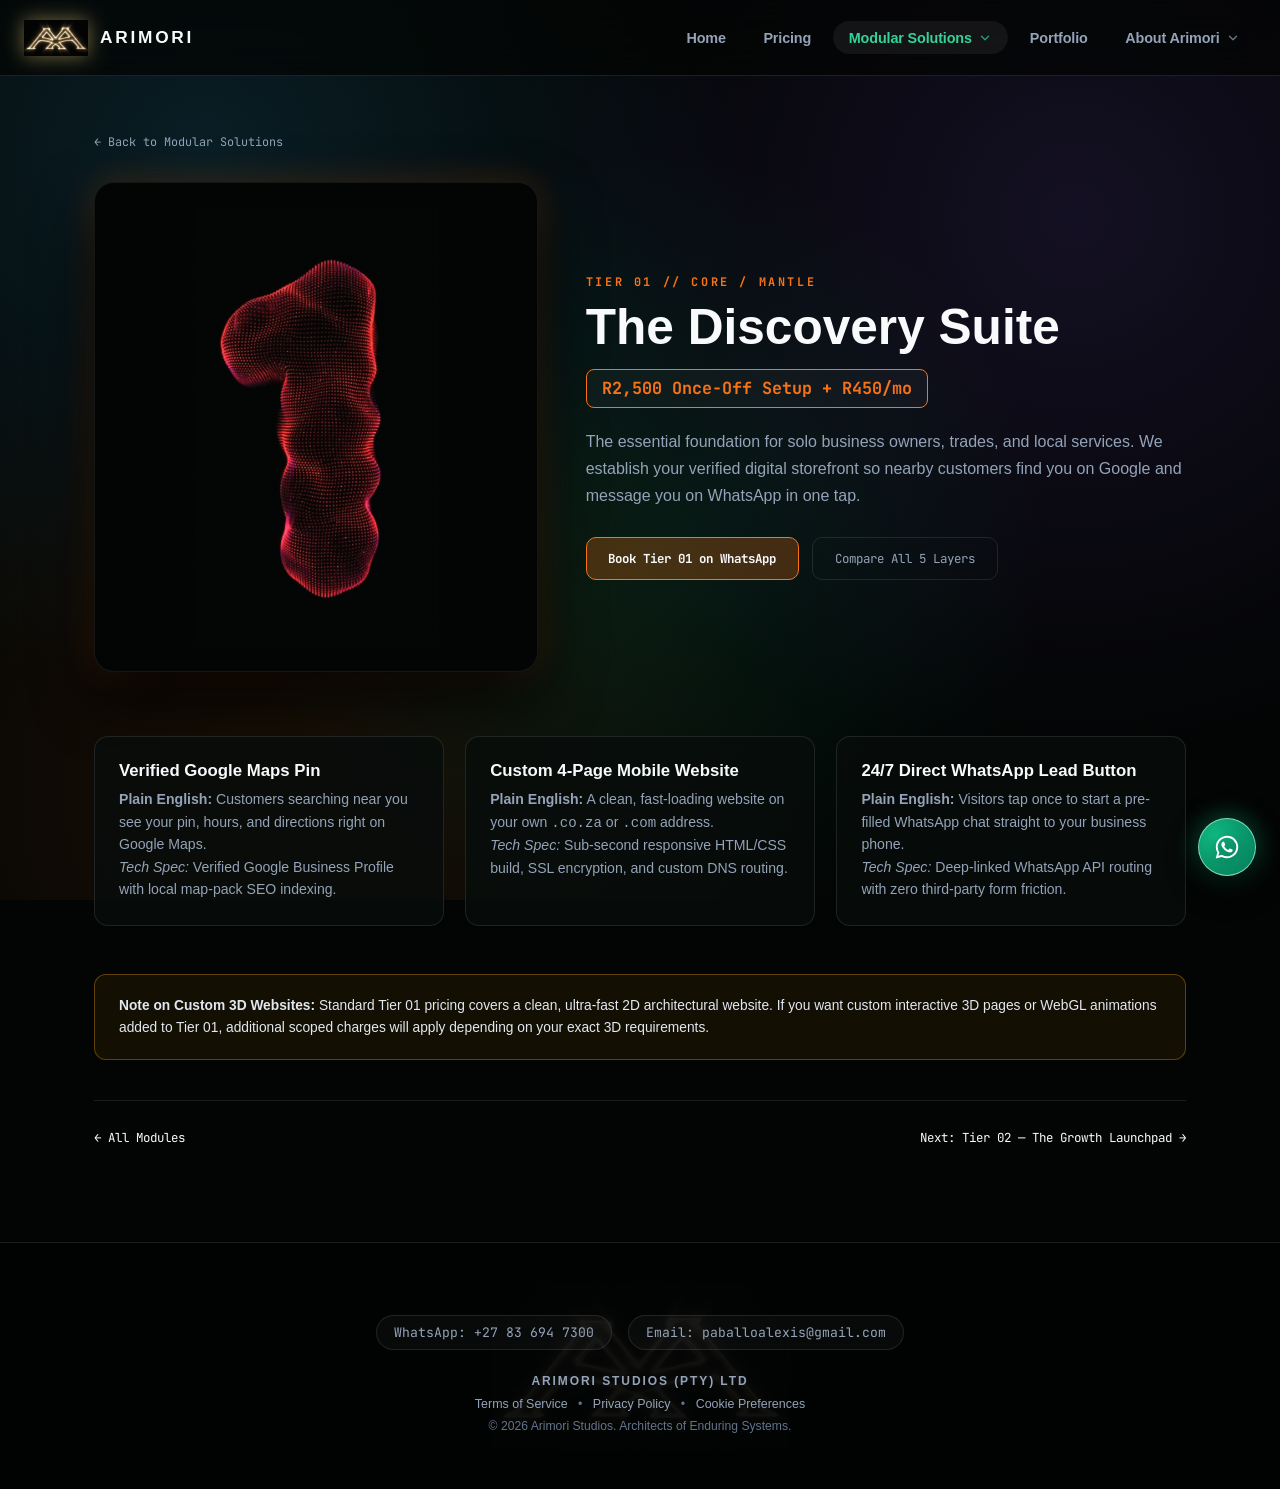
<file: tier-01.html>
<!DOCTYPE html>
<html lang="en">
<head>
  <meta charset="UTF-8" />
  <meta name="viewport" content="width=device-width, initial-scale=1.0" />
  <title>Tier 01 — The Discovery Suite | Arimori Studios</title>
  <link rel="preconnect" href="https://fonts.googleapis.com" />
  <link rel="preconnect" href="https://fonts.gstatic.com" crossorigin />
  <link href="https://fonts.googleapis.com/css2?family=Inter:wght@400;500;600&family=JetBrains+Mono:wght@400;500;700&family=Space+Grotesk:wght@500;600;700&display=swap" rel="stylesheet" />
  <link rel="stylesheet" href="css/shell.css" />
  <style>
    :root { --tier-color: #F97316; --tier-glow: rgba(249, 115, 22, 0.25); }
    .tier-page-wrap { max-width: 1140px; margin: 0 auto; padding: 3.5rem 1.5rem 6rem; }
    .tier-breadcrumb { font-family: var(--font-mono); font-size: 0.74rem; color: var(--text-secondary); margin-bottom: 2rem; display: inline-block; }
    .tier-breadcrumb:hover { color: var(--tier-color); }
    .tier-hero-grid { display: grid; grid-template-columns: 0.85fr 1.15fr; gap: 3rem; align-items: center; margin-bottom: 4rem; }
    .numeral-stage { background: #030504; border-radius: 20px; border: 1px solid rgba(255, 255, 255, 0.07); padding: 1.5rem; display: flex; align-items: center; justify-content: center; box-shadow: 0 24px 60px rgba(0, 0, 0, 0.9), 0 0 35px var(--tier-glow); }
    .numeral-stage img { width: 100%; max-height: 440px; object-fit: contain; mix-blend-mode: screen; animation: floatNum 5s ease-in-out infinite; }
    @keyframes floatNum { 0%, 100% { transform: translateY(0px); } 50% { transform: translateY(-8px); } }
    .eyebrow { font-family: var(--font-mono); font-size: 0.74rem; font-weight: 700; letter-spacing: 0.22em; text-transform: uppercase; color: var(--tier-color); display: block; margin-bottom: 0.65rem; }
    .tier-hero-info h1 { font-family: var(--font-display); font-size: clamp(2rem, 4vw, 3.1rem); font-weight: 700; line-height: 1.12; margin-bottom: 0.85rem; }
    .price-badge { display: inline-block; font-family: var(--font-mono); font-size: 1.05rem; font-weight: 700; color: var(--tier-color); padding: 0.45rem 0.95rem; border-radius: 8px; background: rgba(255, 255, 255, 0.03); border: 1px solid var(--tier-color); margin-bottom: 1.25rem; }
    .tier-lead { font-size: 1rem; line-height: 1.7; color: var(--text-secondary); margin-bottom: 1.75rem; }
    .cta-row { display: flex; flex-wrap: wrap; gap: 0.85rem; }
    .btn-tier { padding: 0.75rem 1.35rem; border-radius: 10px; font-family: var(--font-mono); font-size: 0.78rem; font-weight: 700; background: var(--tier-glow); border: 1px solid var(--tier-color); color: var(--text-primary); transition: transform 0.2s ease, background 0.2s ease; }
    .btn-tier:hover { transform: translateY(-2px); background: rgba(249, 115, 22, 0.42); }
    .btn-outline { padding: 0.75rem 1.35rem; border-radius: 10px; font-family: var(--font-mono); font-size: 0.78rem; border: 1px solid var(--border-subtle); color: var(--text-secondary); }
    .deliverables-grid { display: grid; grid-template-columns: repeat(auto-fit, minmax(290px, 1fr)); gap: 1.35rem; margin-bottom: 3rem; }
    .deliv-card { padding: 1.5rem; border-radius: 14px; background: rgba(8, 13, 11, 0.82); border: 1px solid var(--border-subtle); }
    .deliv-card h3 { font-family: var(--font-display); font-size: 1.05rem; color: var(--text-primary); margin-bottom: 0.45rem; }
    .deliv-card p { font-size: 0.88rem; line-height: 1.6; color: var(--text-secondary); }
    .disclaimer-note { padding: 1.25rem 1.5rem; border-radius: 12px; background: rgba(245, 158, 11, 0.07); border: 1px solid rgba(245, 158, 11, 0.35); font-size: 0.86rem; line-height: 1.6; color: #e2e8f0; margin-bottom: 2.5rem; }
    .tier-pager { display: flex; justify-content: space-between; align-items: center; padding-top: 1.75rem; border-top: 1px solid var(--border-subtle); font-family: var(--font-mono); font-size: 0.78rem; }
    @media (max-width: 860px) { .tier-hero-grid { grid-template-columns: 1fr; } }
  </style>
</head>
<body>
  <main id="page-content">
    <div class="tier-page-wrap">
      <a href="modular-solutions.html" class="tier-breadcrumb">← Back to Modular Solutions</a>

      <section class="tier-hero-grid">
        <div class="numeral-stage">
          <img src="assets/images/tier-num-01.jpg" alt="Tier 01 Dot-Matrix Numeral 1" />
        </div>
        <div class="tier-hero-info">
          <span class="eyebrow">TIER 01 // CORE / MANTLE</span>
          <h1>The Discovery Suite</h1>
          <div class="price-badge">R2,500 Once-Off Setup + R450/mo</div>
          <p class="tier-lead">
            The essential foundation for solo business owners, trades, and local services. We establish your verified digital storefront so nearby customers find you on Google and message you on WhatsApp in one tap.
          </p>
          <div class="cta-row">
            <a href="https://wa.me/27836947300?text=Hi%20Arimori%20Studios,%20I'd%20like%20to%20deploy%20Tier%2001%20(The%20Discovery%20Suite)." target="_blank" rel="noopener noreferrer" class="btn-tier">Book Tier 01 on WhatsApp</a>
            <a href="pricing.html" class="btn-outline">Compare All 5 Layers</a>
          </div>
        </div>
      </section>

      <section class="deliverables-grid">
        <div class="deliv-card">
          <h3>Verified Google Maps Pin</h3>
          <p><strong>Plain English:</strong> Customers searching near you see your pin, hours, and directions right on Google Maps.<br/><em>Tech Spec:</em> Verified Google Business Profile with local map-pack SEO indexing.</p>
        </div>
        <div class="deliv-card">
          <h3>Custom 4-Page Mobile Website</h3>
          <p><strong>Plain English:</strong> A clean, fast-loading website on your own <code>.co.za</code> or <code>.com</code> address.<br/><em>Tech Spec:</em> Sub-second responsive HTML/CSS build, SSL encryption, and custom DNS routing.</p>
        </div>
        <div class="deliv-card">
          <h3>24/7 Direct WhatsApp Lead Button</h3>
          <p><strong>Plain English:</strong> Visitors tap once to start a pre-filled WhatsApp chat straight to your business phone.<br/><em>Tech Spec:</em> Deep-linked WhatsApp API routing with zero third-party form friction.</p>
        </div>
      </section>

      <div class="disclaimer-note">
        <strong>Note on Custom 3D Websites:</strong> Standard Tier 01 pricing covers a clean, ultra-fast 2D architectural website. If you want custom interactive 3D pages or WebGL animations added to Tier 01, additional scoped charges will apply depending on your exact 3D requirements.
      </div>

      <nav class="tier-pager">
        <a href="modular-solutions.html">← All Modules</a>
        <a href="tier-02.html">Next: Tier 02 — The Growth Launchpad →</a>
      </nav>
    </div>
  </main>
  <script src="js/shell.js"></script>
</body>
</html>
</file>
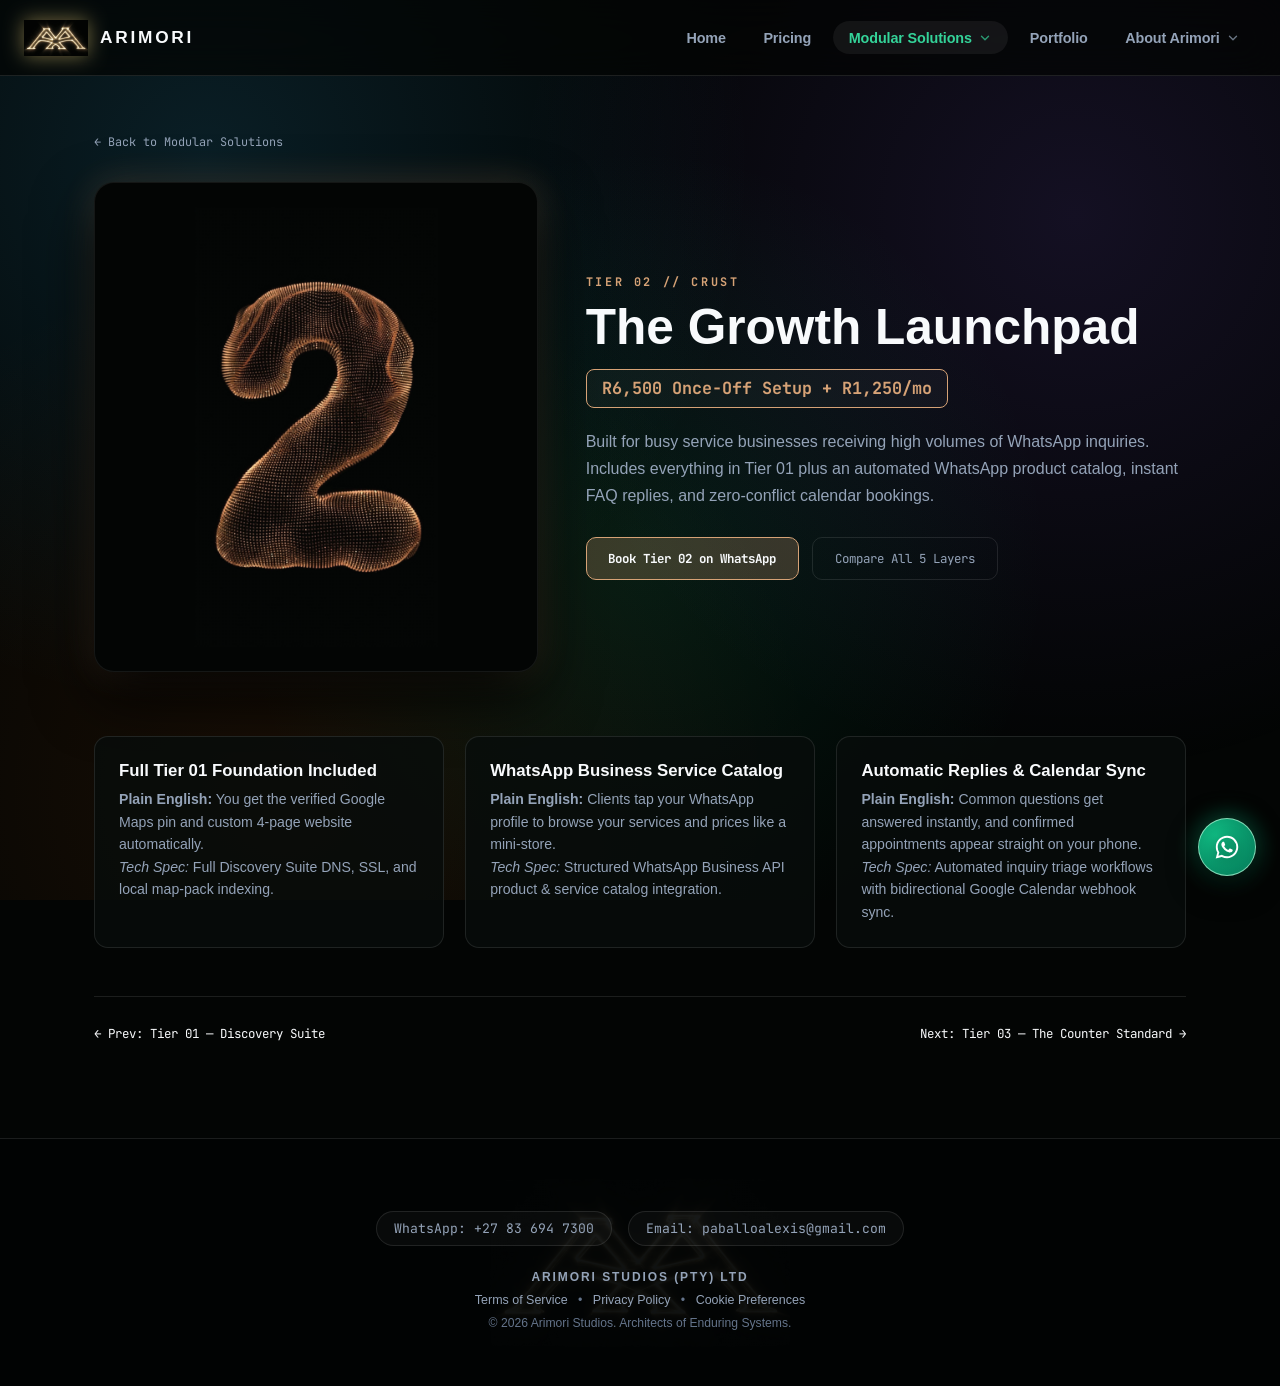
<file: tier-02.html>
<!DOCTYPE html>
<html lang="en">
<head>
  <meta charset="UTF-8" />
  <meta name="viewport" content="width=device-width, initial-scale=1.0" />
  <title>Tier 02 — The Growth Launchpad | Arimori Studios</title>
  <link rel="preconnect" href="https://fonts.googleapis.com" />
  <link rel="preconnect" href="https://fonts.gstatic.com" crossorigin />
  <link href="https://fonts.googleapis.com/css2?family=Inter:wght@400;500;600&family=JetBrains+Mono:wght@400;500;700&family=Space+Grotesk:wght@500;600;700&display=swap" rel="stylesheet" />
  <link rel="stylesheet" href="css/shell.css" />
  <style>
    :root { --tier-color: #D6A276; --tier-glow: rgba(214, 162, 118, 0.24); }
    .tier-page-wrap { max-width: 1140px; margin: 0 auto; padding: 3.5rem 1.5rem 6rem; }
    .tier-breadcrumb { font-family: var(--font-mono); font-size: 0.74rem; color: var(--text-secondary); margin-bottom: 2rem; display: inline-block; }
    .tier-breadcrumb:hover { color: var(--tier-color); }
    .tier-hero-grid { display: grid; grid-template-columns: 0.85fr 1.15fr; gap: 3rem; align-items: center; margin-bottom: 4rem; }
    .numeral-stage { background: #030504; border-radius: 20px; border: 1px solid rgba(255, 255, 255, 0.07); padding: 1.5rem; display: flex; align-items: center; justify-content: center; box-shadow: 0 24px 60px rgba(0, 0, 0, 0.9), 0 0 35px var(--tier-glow); }
    .numeral-stage img { width: 100%; max-height: 440px; object-fit: contain; mix-blend-mode: screen; animation: floatNum 5s ease-in-out infinite; }
    @keyframes floatNum { 0%, 100% { transform: translateY(0px); } 50% { transform: translateY(-8px); } }
    .eyebrow { font-family: var(--font-mono); font-size: 0.74rem; font-weight: 700; letter-spacing: 0.22em; text-transform: uppercase; color: var(--tier-color); display: block; margin-bottom: 0.65rem; }
    .tier-hero-info h1 { font-family: var(--font-display); font-size: clamp(2rem, 4vw, 3.1rem); font-weight: 700; line-height: 1.12; margin-bottom: 0.85rem; }
    .price-badge { display: inline-block; font-family: var(--font-mono); font-size: 1.05rem; font-weight: 700; color: var(--tier-color); padding: 0.45rem 0.95rem; border-radius: 8px; background: rgba(255, 255, 255, 0.03); border: 1px solid var(--tier-color); margin-bottom: 1.25rem; }
    .tier-lead { font-size: 1rem; line-height: 1.7; color: var(--text-secondary); margin-bottom: 1.75rem; }
    .cta-row { display: flex; flex-wrap: wrap; gap: 0.85rem; }
    .btn-tier { padding: 0.75rem 1.35rem; border-radius: 10px; font-family: var(--font-mono); font-size: 0.78rem; font-weight: 700; background: var(--tier-glow); border: 1px solid var(--tier-color); color: var(--text-primary); }
    .btn-outline { padding: 0.75rem 1.35rem; border-radius: 10px; font-family: var(--font-mono); font-size: 0.78rem; border: 1px solid var(--border-subtle); color: var(--text-secondary); }
    .deliverables-grid { display: grid; grid-template-columns: repeat(auto-fit, minmax(290px, 1fr)); gap: 1.35rem; margin-bottom: 3rem; }
    .deliv-card { padding: 1.5rem; border-radius: 14px; background: rgba(8, 13, 11, 0.82); border: 1px solid var(--border-subtle); }
    .deliv-card h3 { font-family: var(--font-display); font-size: 1.05rem; color: var(--text-primary); margin-bottom: 0.45rem; }
    .deliv-card p { font-size: 0.88rem; line-height: 1.6; color: var(--text-secondary); }
    .tier-pager { display: flex; justify-content: space-between; align-items: center; padding-top: 1.75rem; border-top: 1px solid var(--border-subtle); font-family: var(--font-mono); font-size: 0.78rem; }
    @media (max-width: 860px) { .tier-hero-grid { grid-template-columns: 1fr; } }
  </style>
</head>
<body>
  <main id="page-content">
    <div class="tier-page-wrap">
      <a href="modular-solutions.html" class="tier-breadcrumb">← Back to Modular Solutions</a>

      <section class="tier-hero-grid">
        <div class="numeral-stage">
          <img src="assets/images/tier-num-02.jpg" alt="Tier 02 Dot-Matrix Numeral 2" />
        </div>
        <div class="tier-hero-info">
          <span class="eyebrow">TIER 02 // CRUST</span>
          <h1>The Growth Launchpad</h1>
          <div class="price-badge">R6,500 Once-Off Setup + R1,250/mo</div>
          <p class="tier-lead">
            Built for busy service businesses receiving high volumes of WhatsApp inquiries. Includes everything in Tier 01 plus an automated WhatsApp product catalog, instant FAQ replies, and zero-conflict calendar bookings.
          </p>
          <div class="cta-row">
            <a href="https://wa.me/27836947300?text=Hi%20Arimori%20Studios,%20I'd%20like%20to%20deploy%20Tier%2002%20(The%20Growth%20Launchpad)." target="_blank" rel="noopener noreferrer" class="btn-tier">Book Tier 02 on WhatsApp</a>
            <a href="pricing.html" class="btn-outline">Compare All 5 Layers</a>
          </div>
        </div>
      </section>

      <section class="deliverables-grid">
        <div class="deliv-card">
          <h3>Full Tier 01 Foundation Included</h3>
          <p><strong>Plain English:</strong> You get the verified Google Maps pin and custom 4-page website automatically.<br/><em>Tech Spec:</em> Full Discovery Suite DNS, SSL, and local map-pack indexing.</p>
        </div>
        <div class="deliv-card">
          <h3>WhatsApp Business Service Catalog</h3>
          <p><strong>Plain English:</strong> Clients tap your WhatsApp profile to browse your services and prices like a mini-store.<br/><em>Tech Spec:</em> Structured WhatsApp Business API product & service catalog integration.</p>
        </div>
        <div class="deliv-card">
          <h3>Automatic Replies & Calendar Sync</h3>
          <p><strong>Plain English:</strong> Common questions get answered instantly, and confirmed appointments appear straight on your phone.<br/><em>Tech Spec:</em> Automated inquiry triage workflows with bidirectional Google Calendar webhook sync.</p>
        </div>
      </section>

      <nav class="tier-pager">
        <a href="tier-01.html">← Prev: Tier 01 — Discovery Suite</a>
        <a href="tier-03.html">Next: Tier 03 — The Counter Standard →</a>
      </nav>
    </div>
  </main>
  <script src="js/shell.js"></script>
</body>
</html>
</file>
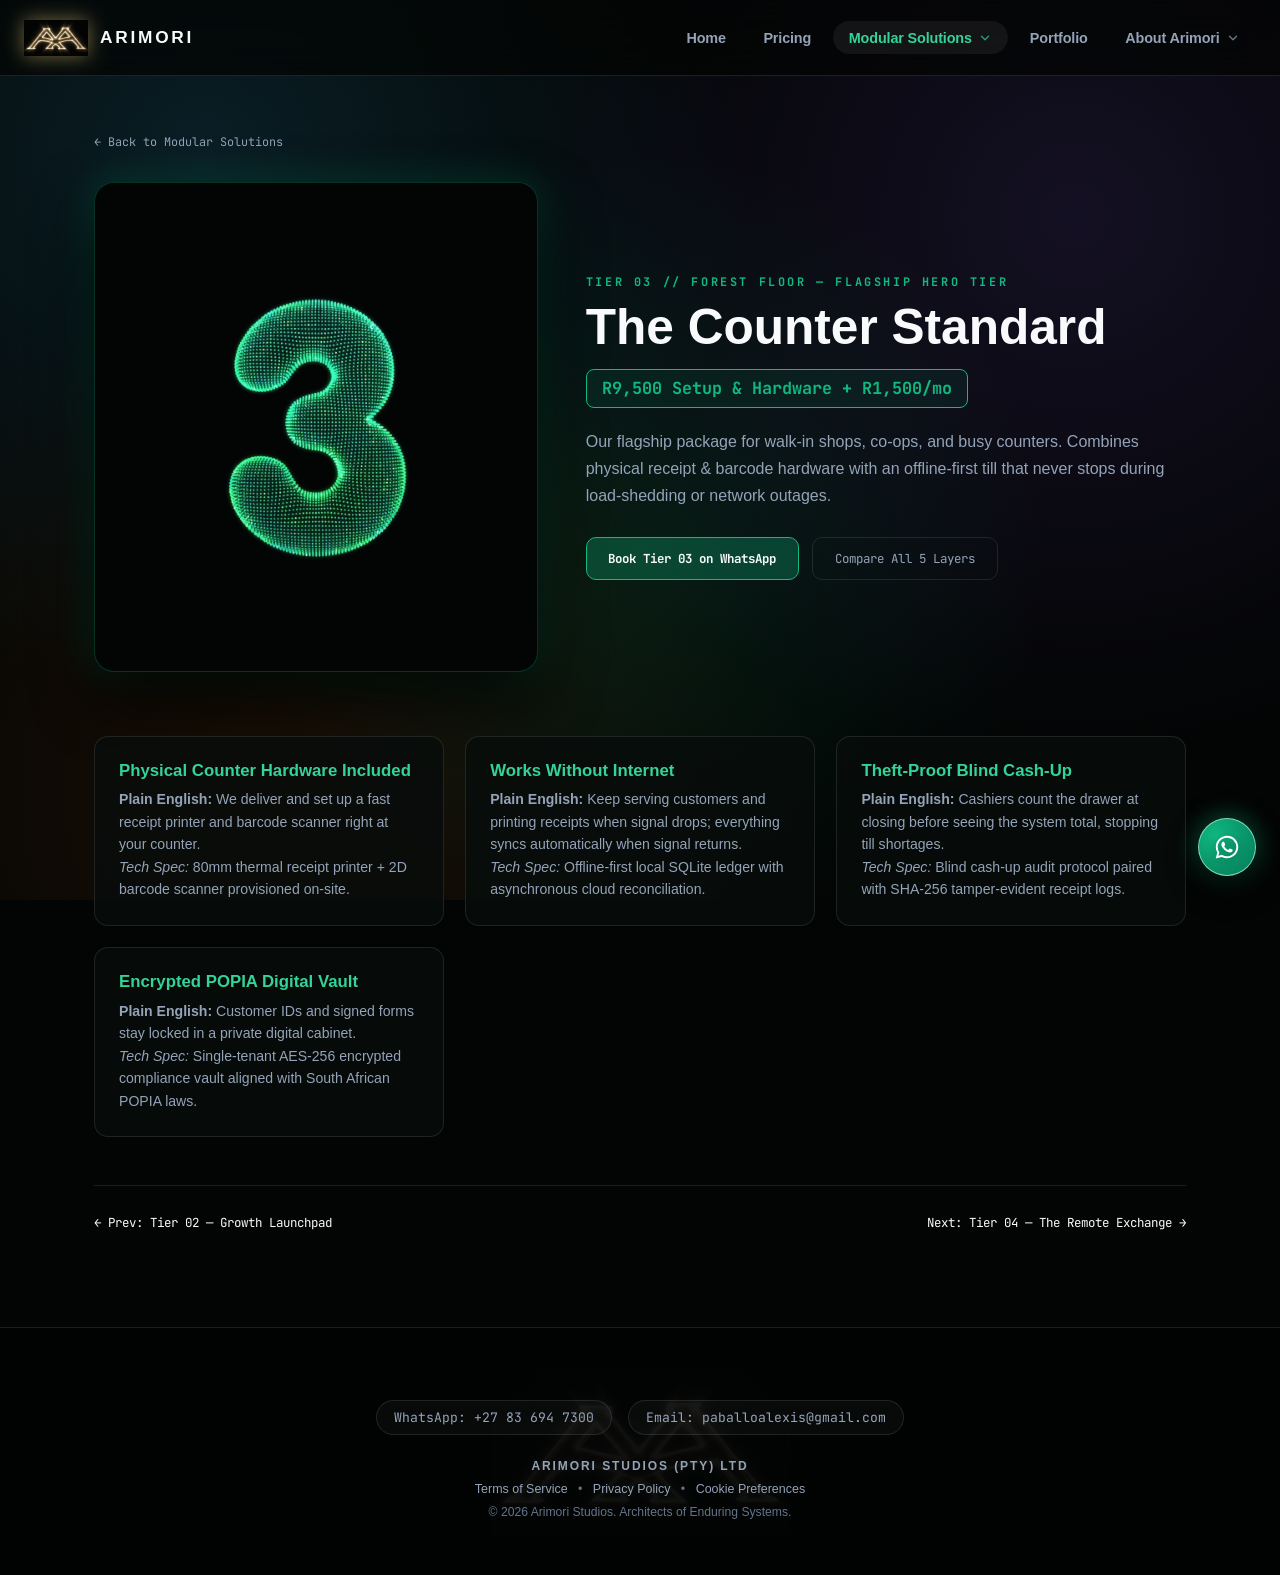
<file: tier-03.html>
<!DOCTYPE html>
<html lang="en">
<head>
  <meta charset="UTF-8" />
  <meta name="viewport" content="width=device-width, initial-scale=1.0" />
  <title>Tier 03 — The Counter Standard [HERO] | Arimori Studios</title>
  <link rel="preconnect" href="https://fonts.googleapis.com" />
  <link rel="preconnect" href="https://fonts.gstatic.com" crossorigin />
  <link href="https://fonts.googleapis.com/css2?family=Inter:wght@400;500;600&family=JetBrains+Mono:wght@400;500;700&family=Space+Grotesk:wght@500;600;700&display=swap" rel="stylesheet" />
  <link rel="stylesheet" href="css/shell.css" />
  <style>
    :root { --tier-color: #10B981; --tier-glow: rgba(16, 185, 129, 0.28); }
    .tier-page-wrap { max-width: 1140px; margin: 0 auto; padding: 3.5rem 1.5rem 6rem; }
    .tier-breadcrumb { font-family: var(--font-mono); font-size: 0.74rem; color: var(--text-secondary); margin-bottom: 2rem; display: inline-block; }
    .tier-breadcrumb:hover { color: var(--tier-color); }
    .tier-hero-grid { display: grid; grid-template-columns: 0.85fr 1.15fr; gap: 3rem; align-items: center; margin-bottom: 4rem; }
    .numeral-stage { background: #030504; border-radius: 20px; border: 1px solid rgba(16, 185, 129, 0.25); padding: 1.5rem; display: flex; align-items: center; justify-content: center; box-shadow: 0 24px 60px rgba(0, 0, 0, 0.9), 0 0 40px var(--tier-glow); }
    .numeral-stage img { width: 100%; max-height: 440px; object-fit: contain; mix-blend-mode: screen; animation: floatNum 5s ease-in-out infinite; }
    @keyframes floatNum { 0%, 100% { transform: translateY(0px); } 50% { transform: translateY(-8px); } }
    .eyebrow { font-family: var(--font-mono); font-size: 0.74rem; font-weight: 700; letter-spacing: 0.22em; text-transform: uppercase; color: var(--tier-color); display: block; margin-bottom: 0.65rem; }
    .tier-hero-info h1 { font-family: var(--font-display); font-size: clamp(2rem, 4vw, 3.1rem); font-weight: 700; line-height: 1.12; margin-bottom: 0.85rem; }
    .price-badge { display: inline-block; font-family: var(--font-mono); font-size: 1.05rem; font-weight: 700; color: var(--tier-color); padding: 0.45rem 0.95rem; border-radius: 8px; background: rgba(16, 185, 129, 0.08); border: 1px solid var(--tier-color); margin-bottom: 1.25rem; }
    .tier-lead { font-size: 1rem; line-height: 1.7; color: var(--text-secondary); margin-bottom: 1.75rem; }
    .cta-row { display: flex; flex-wrap: wrap; gap: 0.85rem; }
    .btn-tier { padding: 0.75rem 1.35rem; border-radius: 10px; font-family: var(--font-mono); font-size: 0.78rem; font-weight: 700; background: var(--tier-glow); border: 1px solid var(--tier-color); color: var(--text-primary); }
    .btn-outline { padding: 0.75rem 1.35rem; border-radius: 10px; font-family: var(--font-mono); font-size: 0.78rem; border: 1px solid var(--border-subtle); color: var(--text-secondary); }
    .deliverables-grid { display: grid; grid-template-columns: repeat(auto-fit, minmax(260px, 1fr)); gap: 1.35rem; margin-bottom: 3rem; }
    .deliv-card { padding: 1.5rem; border-radius: 14px; background: rgba(8, 13, 11, 0.82); border: 1px solid var(--border-subtle); }
    .deliv-card h3 { font-family: var(--font-display); font-size: 1.05rem; color: var(--emerald-bright); margin-bottom: 0.45rem; }
    .deliv-card p { font-size: 0.88rem; line-height: 1.6; color: var(--text-secondary); }
    .tier-pager { display: flex; justify-content: space-between; align-items: center; padding-top: 1.75rem; border-top: 1px solid var(--border-subtle); font-family: var(--font-mono); font-size: 0.78rem; }
    @media (max-width: 860px) { .tier-hero-grid { grid-template-columns: 1fr; } }
  </style>
</head>
<body>
  <main id="page-content">
    <div class="tier-page-wrap">
      <a href="modular-solutions.html" class="tier-breadcrumb">← Back to Modular Solutions</a>

      <section class="tier-hero-grid">
        <div class="numeral-stage">
          <img src="assets/images/tier-num-03.jpg" alt="Tier 03 Dot-Matrix Numeral 3" />
        </div>
        <div class="tier-hero-info">
          <span class="eyebrow">TIER 03 // FOREST FLOOR — FLAGSHIP HERO TIER</span>
          <h1>The Counter Standard</h1>
          <div class="price-badge">R9,500 Setup & Hardware + R1,500/mo</div>
          <p class="tier-lead">
            Our flagship package for walk-in shops, co-ops, and busy counters. Combines physical receipt & barcode hardware with an offline-first till that never stops during load-shedding or network outages.
          </p>
          <div class="cta-row">
            <a href="https://wa.me/27836947300?text=Hi%20Arimori%20Studios,%20I'd%20like%20to%20deploy%20Tier%2003%20(The%20Counter%20Standard)." target="_blank" rel="noopener noreferrer" class="btn-tier">Book Tier 03 on WhatsApp</a>
            <a href="pricing.html" class="btn-outline">Compare All 5 Layers</a>
          </div>
        </div>
      </section>

      <section class="deliverables-grid">
        <div class="deliv-card">
          <h3>Physical Counter Hardware Included</h3>
          <p><strong>Plain English:</strong> We deliver and set up a fast receipt printer and barcode scanner right at your counter.<br/><em>Tech Spec:</em> 80mm thermal receipt printer + 2D barcode scanner provisioned on-site.</p>
        </div>
        <div class="deliv-card">
          <h3>Works Without Internet</h3>
          <p><strong>Plain English:</strong> Keep serving customers and printing receipts when signal drops; everything syncs automatically when signal returns.<br/><em>Tech Spec:</em> Offline-first local SQLite ledger with asynchronous cloud reconciliation.</p>
        </div>
        <div class="deliv-card">
          <h3>Theft-Proof Blind Cash-Up</h3>
          <p><strong>Plain English:</strong> Cashiers count the drawer at closing before seeing the system total, stopping till shortages.<br/><em>Tech Spec:</em> Blind cash-up audit protocol paired with SHA-256 tamper-evident receipt logs.</p>
        </div>
        <div class="deliv-card">
          <h3>Encrypted POPIA Digital Vault</h3>
          <p><strong>Plain English:</strong> Customer IDs and signed forms stay locked in a private digital cabinet.<br/><em>Tech Spec:</em> Single-tenant AES-256 encrypted compliance vault aligned with South African POPIA laws.</p>
        </div>
      </section>

      <nav class="tier-pager">
        <a href="tier-02.html">← Prev: Tier 02 — Growth Launchpad</a>
        <a href="tier-04.html">Next: Tier 04 — The Remote Exchange →</a>
      </nav>
    </div>
  </main>
  <script src="js/shell.js"></script>
</body>
</html>
</file>
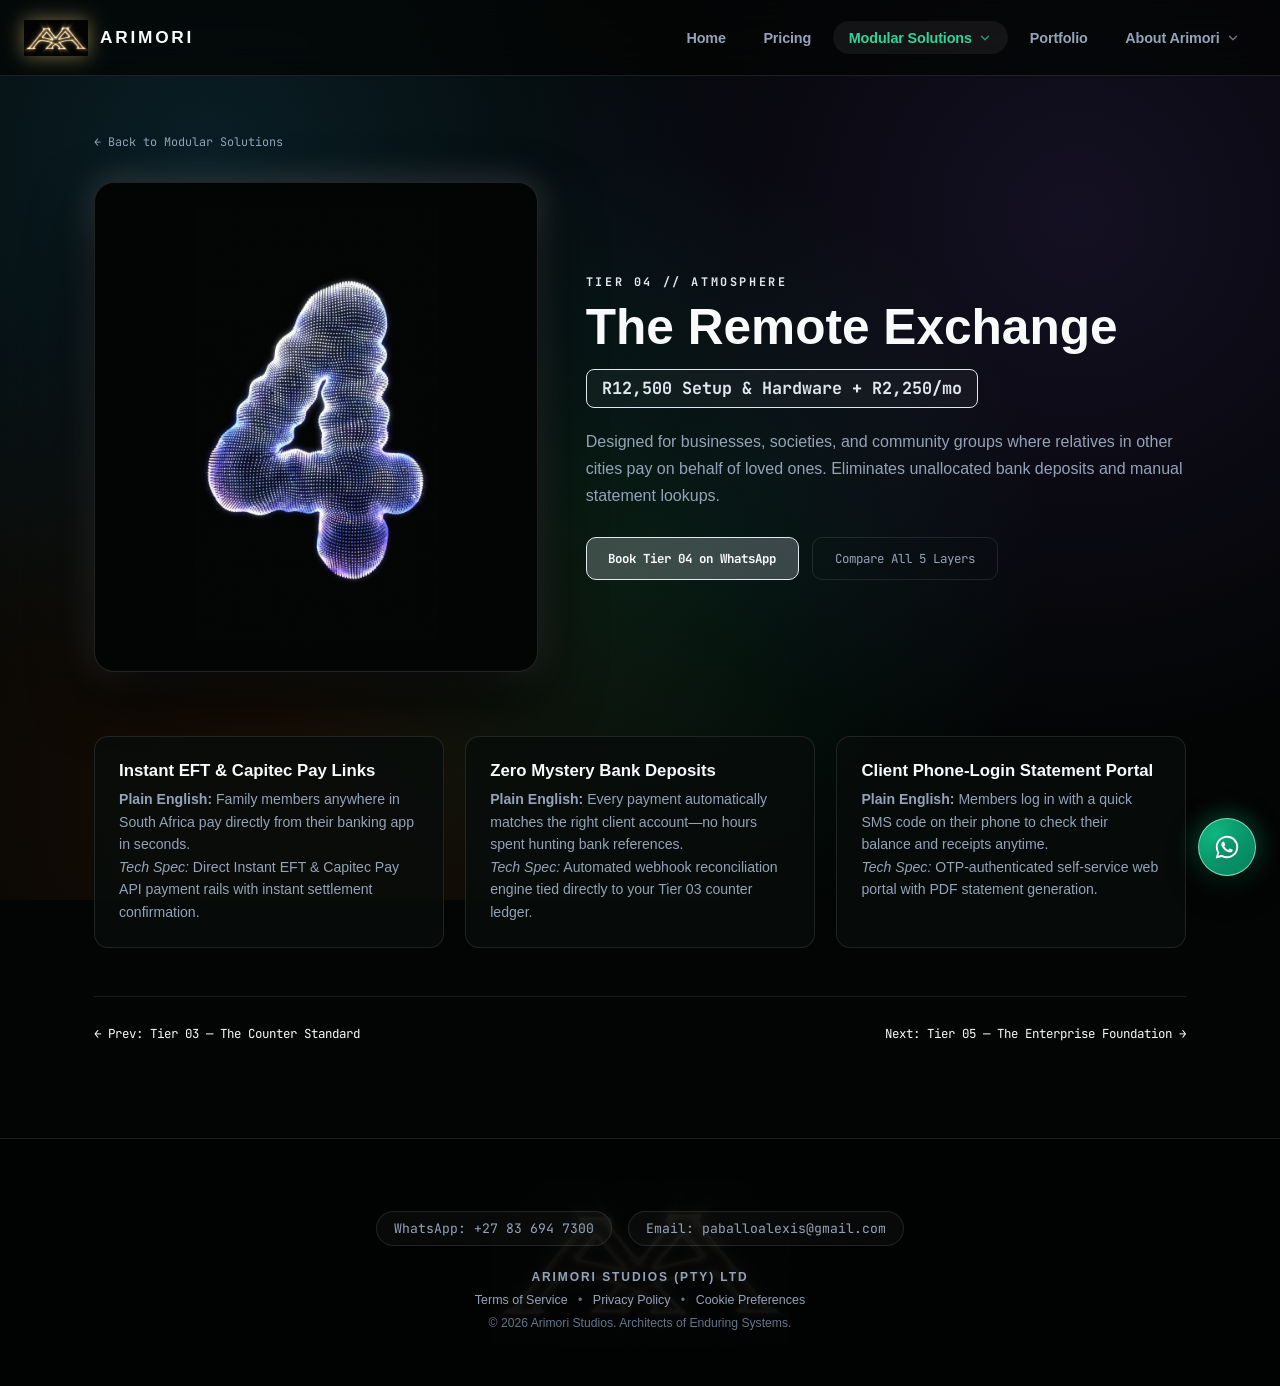
<file: tier-04.html>
<!DOCTYPE html>
<html lang="en">
<head>
  <meta charset="UTF-8" />
  <meta name="viewport" content="width=device-width, initial-scale=1.0" />
  <title>Tier 04 — The Remote Exchange | Arimori Studios</title>
  <link rel="preconnect" href="https://fonts.googleapis.com" />
  <link rel="preconnect" href="https://fonts.gstatic.com" crossorigin />
  <link href="https://fonts.googleapis.com/css2?family=Inter:wght@400;500;600&family=JetBrains+Mono:wght@400;500;700&family=Space+Grotesk:wght@500;600;700&display=swap" rel="stylesheet" />
  <link rel="stylesheet" href="css/shell.css" />
  <style>
    :root { --tier-color: #E2E8F0; --tier-glow: rgba(226, 232, 240, 0.24); }
    .tier-page-wrap { max-width: 1140px; margin: 0 auto; padding: 3.5rem 1.5rem 6rem; }
    .tier-breadcrumb { font-family: var(--font-mono); font-size: 0.74rem; color: var(--text-secondary); margin-bottom: 2rem; display: inline-block; }
    .tier-breadcrumb:hover { color: var(--tier-color); }
    .tier-hero-grid { display: grid; grid-template-columns: 0.85fr 1.15fr; gap: 3rem; align-items: center; margin-bottom: 4rem; }
    .numeral-stage { background: #030504; border-radius: 20px; border: 1px solid rgba(255, 255, 255, 0.12); padding: 1.5rem; display: flex; align-items: center; justify-content: center; box-shadow: 0 24px 60px rgba(0, 0, 0, 0.9), 0 0 35px var(--tier-glow); }
    .numeral-stage img { width: 100%; max-height: 440px; object-fit: contain; mix-blend-mode: screen; animation: floatNum 5s ease-in-out infinite; }
    @keyframes floatNum { 0%, 100% { transform: translateY(0px); } 50% { transform: translateY(-8px); } }
    .eyebrow { font-family: var(--font-mono); font-size: 0.74rem; font-weight: 700; letter-spacing: 0.22em; text-transform: uppercase; color: var(--tier-color); display: block; margin-bottom: 0.65rem; }
    .tier-hero-info h1 { font-family: var(--font-display); font-size: clamp(2rem, 4vw, 3.1rem); font-weight: 700; line-height: 1.12; margin-bottom: 0.85rem; }
    .price-badge { display: inline-block; font-family: var(--font-mono); font-size: 1.05rem; font-weight: 700; color: var(--tier-color); padding: 0.45rem 0.95rem; border-radius: 8px; background: rgba(255, 255, 255, 0.04); border: 1px solid var(--tier-color); margin-bottom: 1.25rem; }
    .tier-lead { font-size: 1rem; line-height: 1.7; color: var(--text-secondary); margin-bottom: 1.75rem; }
    .cta-row { display: flex; flex-wrap: wrap; gap: 0.85rem; }
    .btn-tier { padding: 0.75rem 1.35rem; border-radius: 10px; font-family: var(--font-mono); font-size: 0.78rem; font-weight: 700; background: var(--tier-glow); border: 1px solid var(--tier-color); color: var(--text-primary); }
    .btn-outline { padding: 0.75rem 1.35rem; border-radius: 10px; font-family: var(--font-mono); font-size: 0.78rem; border: 1px solid var(--border-subtle); color: var(--text-secondary); }
    .deliverables-grid { display: grid; grid-template-columns: repeat(auto-fit, minmax(290px, 1fr)); gap: 1.35rem; margin-bottom: 3rem; }
    .deliv-card { padding: 1.5rem; border-radius: 14px; background: rgba(8, 13, 11, 0.82); border: 1px solid var(--border-subtle); }
    .deliv-card h3 { font-family: var(--font-display); font-size: 1.05rem; color: var(--text-primary); margin-bottom: 0.45rem; }
    .deliv-card p { font-size: 0.88rem; line-height: 1.6; color: var(--text-secondary); }
    .tier-pager { display: flex; justify-content: space-between; align-items: center; padding-top: 1.75rem; border-top: 1px solid var(--border-subtle); font-family: var(--font-mono); font-size: 0.78rem; }
    @media (max-width: 860px) { .tier-hero-grid { grid-template-columns: 1fr; } }
  </style>
</head>
<body>
  <main id="page-content">
    <div class="tier-page-wrap">
      <a href="modular-solutions.html" class="tier-breadcrumb">← Back to Modular Solutions</a>

      <section class="tier-hero-grid">
        <div class="numeral-stage">
          <img src="assets/images/tier-num-04.jpg" alt="Tier 04 Dot-Matrix Numeral 4" />
        </div>
        <div class="tier-hero-info">
          <span class="eyebrow">TIER 04 // ATMOSPHERE</span>
          <h1>The Remote Exchange</h1>
          <div class="price-badge">R12,500 Setup & Hardware + R2,250/mo</div>
          <p class="tier-lead">
            Designed for businesses, societies, and community groups where relatives in other cities pay on behalf of loved ones. Eliminates unallocated bank deposits and manual statement lookups.
          </p>
          <div class="cta-row">
            <a href="https://wa.me/27836947300?text=Hi%20Arimori%20Studios,%20I'd%20like%20to%20deploy%20Tier%2004%20(The%20Remote%20Exchange)." target="_blank" rel="noopener noreferrer" class="btn-tier">Book Tier 04 on WhatsApp</a>
            <a href="pricing.html" class="btn-outline">Compare All 5 Layers</a>
          </div>
        </div>
      </section>

      <section class="deliverables-grid">
        <div class="deliv-card">
          <h3>Instant EFT & Capitec Pay Links</h3>
          <p><strong>Plain English:</strong> Family members anywhere in South Africa pay directly from their banking app in seconds.<br/><em>Tech Spec:</em> Direct Instant EFT & Capitec Pay API payment rails with instant settlement confirmation.</p>
        </div>
        <div class="deliv-card">
          <h3>Zero Mystery Bank Deposits</h3>
          <p><strong>Plain English:</strong> Every payment automatically matches the right client account—no hours spent hunting bank references.<br/><em>Tech Spec:</em> Automated webhook reconciliation engine tied directly to your Tier 03 counter ledger.</p>
        </div>
        <div class="deliv-card">
          <h3>Client Phone-Login Statement Portal</h3>
          <p><strong>Plain English:</strong> Members log in with a quick SMS code on their phone to check their balance and receipts anytime.<br/><em>Tech Spec:</em> OTP-authenticated self-service web portal with PDF statement generation.</p>
        </div>
      </section>

      <nav class="tier-pager">
        <a href="tier-03.html">← Prev: Tier 03 — The Counter Standard</a>
        <a href="tier-05.html">Next: Tier 05 — The Enterprise Foundation →</a>
      </nav>
    </div>
  </main>
  <script src="js/shell.js"></script>
</body>
</html>
</file>
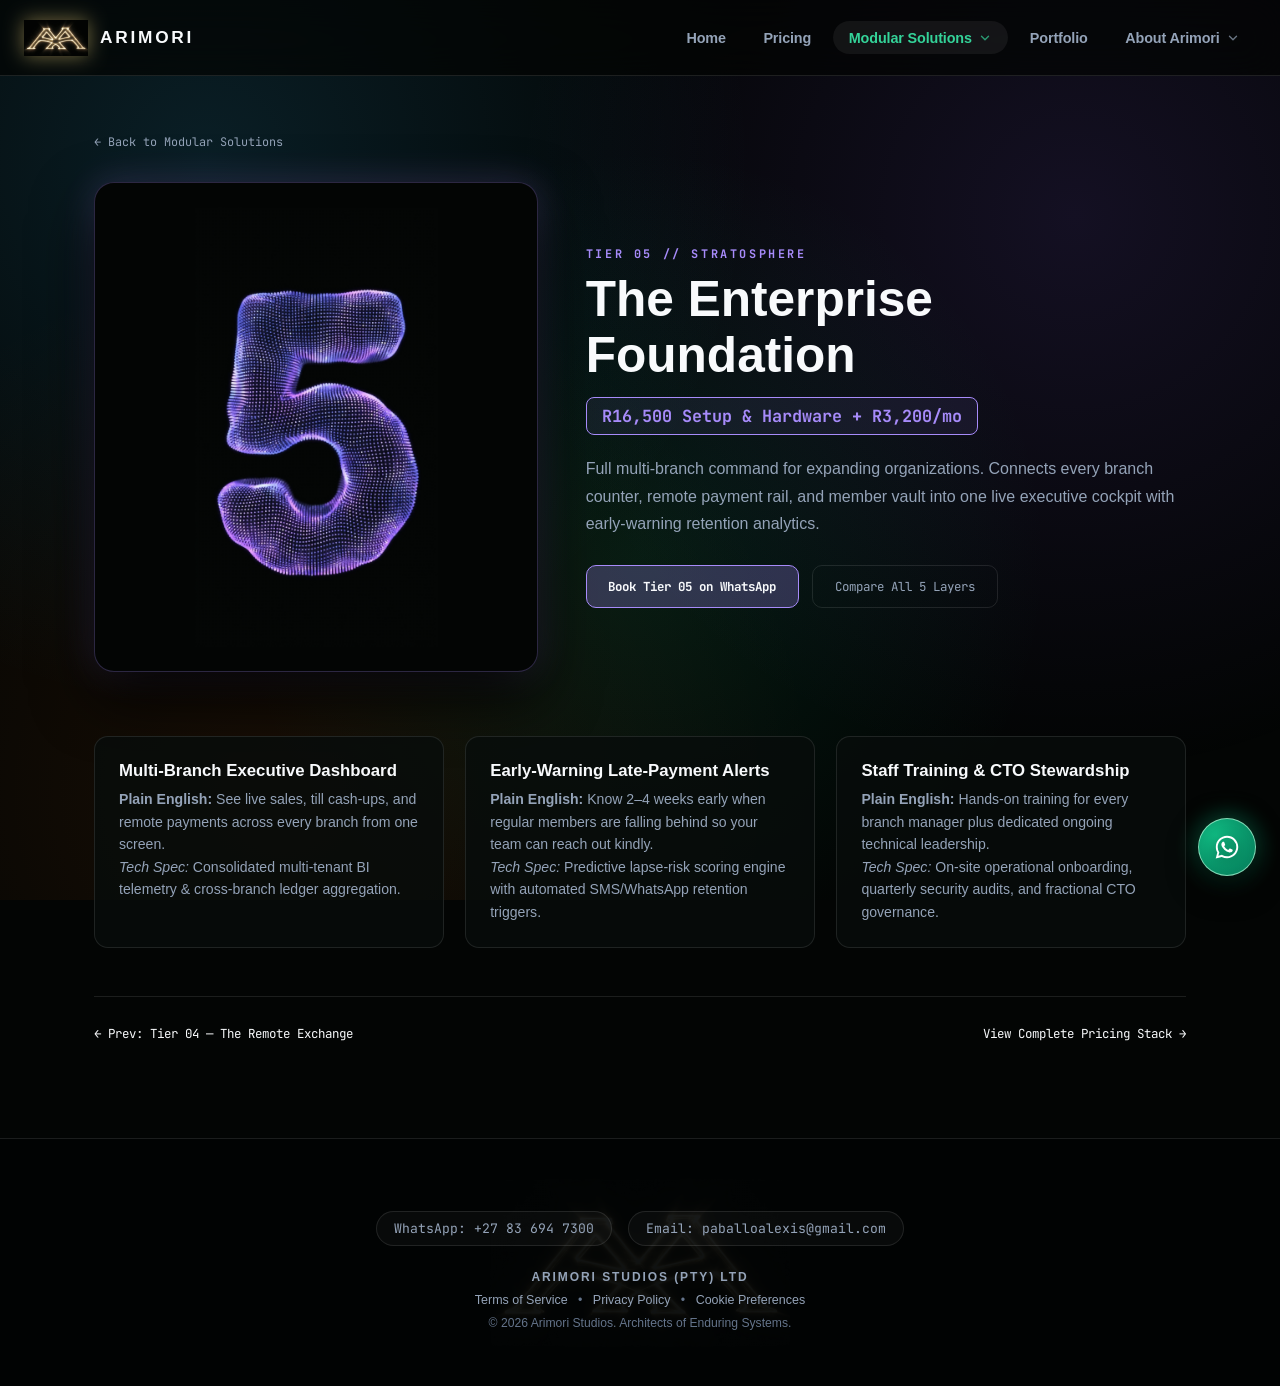
<file: tier-05.html>
<!DOCTYPE html>
<html lang="en">
<head>
  <meta charset="UTF-8" />
  <meta name="viewport" content="width=device-width, initial-scale=1.0" />
  <title>Tier 05 — The Enterprise Foundation | Arimori Studios</title>
  <link rel="preconnect" href="https://fonts.googleapis.com" />
  <link rel="preconnect" href="https://fonts.gstatic.com" crossorigin />
  <link href="https://fonts.googleapis.com/css2?family=Inter:wght@400;500;600&family=JetBrains+Mono:wght@400;500;700&family=Space+Grotesk:wght@500;600;700&display=swap" rel="stylesheet" />
  <link rel="stylesheet" href="css/shell.css" />
  <style>
    :root { --tier-color: #A78BFA; --tier-glow: rgba(167, 139, 250, 0.26); }
    .tier-page-wrap { max-width: 1140px; margin: 0 auto; padding: 3.5rem 1.5rem 6rem; }
    .tier-breadcrumb { font-family: var(--font-mono); font-size: 0.74rem; color: var(--text-secondary); margin-bottom: 2rem; display: inline-block; }
    .tier-breadcrumb:hover { color: var(--tier-color); }
    .tier-hero-grid { display: grid; grid-template-columns: 0.85fr 1.15fr; gap: 3rem; align-items: center; margin-bottom: 4rem; }
    .numeral-stage { background: #030504; border-radius: 20px; border: 1px solid rgba(167, 139, 250, 0.25); padding: 1.5rem; display: flex; align-items: center; justify-content: center; box-shadow: 0 24px 60px rgba(0, 0, 0, 0.9), 0 0 35px var(--tier-glow); }
    .numeral-stage img { width: 100%; max-height: 440px; object-fit: contain; mix-blend-mode: screen; animation: floatNum 5s ease-in-out infinite; }
    @keyframes floatNum { 0%, 100% { transform: translateY(0px); } 50% { transform: translateY(-8px); } }
    .eyebrow { font-family: var(--font-mono); font-size: 0.74rem; font-weight: 700; letter-spacing: 0.22em; text-transform: uppercase; color: var(--tier-color); display: block; margin-bottom: 0.65rem; }
    .tier-hero-info h1 { font-family: var(--font-display); font-size: clamp(2rem, 4vw, 3.1rem); font-weight: 700; line-height: 1.12; margin-bottom: 0.85rem; }
    .price-badge { display: inline-block; font-family: var(--font-mono); font-size: 1.05rem; font-weight: 700; color: var(--tier-color); padding: 0.45rem 0.95rem; border-radius: 8px; background: rgba(167, 139, 250, 0.08); border: 1px solid var(--tier-color); margin-bottom: 1.25rem; }
    .tier-lead { font-size: 1rem; line-height: 1.7; color: var(--text-secondary); margin-bottom: 1.75rem; }
    .cta-row { display: flex; flex-wrap: wrap; gap: 0.85rem; }
    .btn-tier { padding: 0.75rem 1.35rem; border-radius: 10px; font-family: var(--font-mono); font-size: 0.78rem; font-weight: 700; background: var(--tier-glow); border: 1px solid var(--tier-color); color: var(--text-primary); }
    .btn-outline { padding: 0.75rem 1.35rem; border-radius: 10px; font-family: var(--font-mono); font-size: 0.78rem; border: 1px solid var(--border-subtle); color: var(--text-secondary); }
    .deliverables-grid { display: grid; grid-template-columns: repeat(auto-fit, minmax(290px, 1fr)); gap: 1.35rem; margin-bottom: 3rem; }
    .deliv-card { padding: 1.5rem; border-radius: 14px; background: rgba(8, 13, 11, 0.82); border: 1px solid var(--border-subtle); }
    .deliv-card h3 { font-family: var(--font-display); font-size: 1.05rem; color: var(--text-primary); margin-bottom: 0.45rem; }
    .deliv-card p { font-size: 0.88rem; line-height: 1.6; color: var(--text-secondary); }
    .tier-pager { display: flex; justify-content: space-between; align-items: center; padding-top: 1.75rem; border-top: 1px solid var(--border-subtle); font-family: var(--font-mono); font-size: 0.78rem; }
    @media (max-width: 860px) { .tier-hero-grid { grid-template-columns: 1fr; } }
  </style>
</head>
<body>
  <main id="page-content">
    <div class="tier-page-wrap">
      <a href="modular-solutions.html" class="tier-breadcrumb">← Back to Modular Solutions</a>

      <section class="tier-hero-grid">
        <div class="numeral-stage">
          <img src="assets/images/tier-num-05.jpg" alt="Tier 05 Dot-Matrix Numeral 5" />
        </div>
        <div class="tier-hero-info">
          <span class="eyebrow">TIER 05 // STRATOSPHERE</span>
          <h1>The Enterprise Foundation</h1>
          <div class="price-badge">R16,500 Setup & Hardware + R3,200/mo</div>
          <p class="tier-lead">
            Full multi-branch command for expanding organizations. Connects every branch counter, remote payment rail, and member vault into one live executive cockpit with early-warning retention analytics.
          </p>
          <div class="cta-row">
            <a href="https://wa.me/27836947300?text=Hi%20Arimori%20Studios,%20I'd%20like%20to%20deploy%20Tier%2005%20(The%20Enterprise%20Foundation)." target="_blank" rel="noopener noreferrer" class="btn-tier">Book Tier 05 on WhatsApp</a>
            <a href="pricing.html" class="btn-outline">Compare All 5 Layers</a>
          </div>
        </div>
      </section>

      <section class="deliverables-grid">
        <div class="deliv-card">
          <h3>Multi-Branch Executive Dashboard</h3>
          <p><strong>Plain English:</strong> See live sales, till cash-ups, and remote payments across every branch from one screen.<br/><em>Tech Spec:</em> Consolidated multi-tenant BI telemetry & cross-branch ledger aggregation.</p>
        </div>
        <div class="deliv-card">
          <h3>Early-Warning Late-Payment Alerts</h3>
          <p><strong>Plain English:</strong> Know 2–4 weeks early when regular members are falling behind so your team can reach out kindly.<br/><em>Tech Spec:</em> Predictive lapse-risk scoring engine with automated SMS/WhatsApp retention triggers.</p>
        </div>
        <div class="deliv-card">
          <h3>Staff Training & CTO Stewardship</h3>
          <p><strong>Plain English:</strong> Hands-on training for every branch manager plus dedicated ongoing technical leadership.<br/><em>Tech Spec:</em> On-site operational onboarding, quarterly security audits, and fractional CTO governance.</p>
        </div>
      </section>

      <nav class="tier-pager">
        <a href="tier-04.html">← Prev: Tier 04 — The Remote Exchange</a>
        <a href="pricing.html">View Complete Pricing Stack →</a>
      </nav>
    </div>
  </main>
  <script src="js/shell.js"></script>
</body>
</html>
</file>
<file: css/shell.css>
/* ==========================================================================
   ARIMORI STUDIOS — GLOBAL SHELL STYLESHEET (css/shell.css)
   Plus Jakarta Sans • Ambient Color Mesh Gradients • Rounded Glowing Cards
   ========================================================================== */

:root {
  --bg-obsidian: #030504;
  --bg-surface: rgba(10, 14, 18, 0.72);
  --bg-surface-solid: #080b0f;
  --border-subtle: rgba(255, 255, 255, 0.1);
  --border-emerald: rgba(16, 185, 129, 0.42);

  --emerald-core: #10b981;
  --emerald-bright: #34d399;
  --cerulean-core: #0ea5e9;
  --cerulean-bright: #38bdf8;
  --violet-accent: #8b5cf6;
  --gold-accent: #fbbf24;

  --text-primary: #f8fafc;
  --text-secondary: #94a3b8;
  --text-muted: #64748b;

  --font-display: 'Plus Jakarta Sans', -apple-system, BlinkMacSystemFont, sans-serif;
  --font-sans: 'Plus Jakarta Sans', -apple-system, BlinkMacSystemFont, sans-serif;
  --font-mono: 'JetBrains Mono', monospace;

  --header-height: 76px;
}

*, *::before, *::after {
  box-sizing: border-box;
  margin: 0;
  padding: 0;
}

html {
  scroll-behavior: smooth;
  background-color: var(--bg-obsidian);
  color: var(--text-primary);
  font-family: var(--font-sans);
  -webkit-font-smoothing: antialiased;
}

body {
  background-color: var(--bg-obsidian);
  color: var(--text-primary);
  min-height: 100vh;
  display: flex;
  flex-direction: column;
  overflow-x: hidden;
  position: relative;
}

/* Soft Multi-Color Ambient Mesh Glow Behind Non-Home Content Pages */
body:not(.home-void)::before {
  content: '';
  position: fixed;
  inset: 0;
  z-index: 0;
  pointer-events: none;
  background:
    radial-gradient(circle at 16% 18%, rgba(56, 189, 248, 0.14) 0%, transparent 42%),
    radial-gradient(circle at 84% 24%, rgba(139, 92, 246, 0.13) 0%, transparent 44%),
    radial-gradient(circle at 50% 62%, rgba(16, 185, 129, 0.12) 0%, transparent 48%),
    radial-gradient(circle at 22% 88%, rgba(249, 115, 22, 0.09) 0%, transparent 42%);
}

a {
  color: inherit;
  text-decoration: none;
}

/* ==========================================================================
   TOP NAVIGATION BAR
   ========================================================================== */
.arimori-header {
  position: fixed;
  top: 0;
  left: 0;
  right: 0;
  height: var(--header-height);
  z-index: 1000;
  background: rgba(3, 5, 4, 0.72);
  backdrop-filter: blur(18px);
  -webkit-backdrop-filter: blur(18px);
  border-bottom: 1px solid var(--border-subtle);
}

.arimori-nav-inner {
  max-width: 1320px;
  height: 100%;
  margin: 0 auto;
  padding: 0 1.5rem;
  display: flex;
  align-items: center;
  justify-content: space-between;
}

.arimori-brand {
  display: flex;
  align-items: center;
  gap: 0.75rem;
  font-family: var(--font-display);
  font-weight: 700;
  font-size: 1.08rem;
  letter-spacing: 0.16em;
  text-transform: uppercase;
  color: var(--text-primary);
}

.arimori-brand img {
  height: 36px;
  width: auto;
  object-fit: contain;
  mix-blend-mode: screen;
  filter: drop-shadow(0 0 10px rgba(253, 224, 130, 0.45));
  transition: transform 0.3s ease;
}

.arimori-brand:hover img {
  transform: scale(1.06);
}

.arimori-nav-links {
  display: flex;
  align-items: center;
  gap: 0.35rem;
  list-style: none;
}

.nav-item {
  position: relative;
}

.nav-link {
  display: inline-flex;
  align-items: center;
  gap: 0.4rem;
  padding: 0.55rem 1rem;
  border-radius: 999px;
  font-family: var(--font-display);
  font-size: 0.9rem;
  font-weight: 600;
  letter-spacing: -0.01em;
  color: var(--text-secondary);
  background: transparent;
  border: none;
  cursor: pointer;
  transition: color 0.2s ease, background 0.2s ease;
}

.nav-link:hover,
.nav-link.active {
  color: var(--text-primary);
  background: rgba(255, 255, 255, 0.06);
}

.nav-link.active {
  color: var(--emerald-bright);
}

.nav-link svg.chevron {
  width: 14px;
  height: 14px;
  opacity: 0.7;
  transition: transform 0.25s ease;
}

.nav-item.open > .nav-link svg.chevron,
.nav-item:hover > .nav-link svg.chevron {
  transform: rotate(180deg);
}

/* Dropdown Menus */
.dropdown-menu {
  position: absolute;
  top: calc(100% + 10px);
  right: 0;
  min-width: 285px;
  padding: 0.7rem;
  border-radius: 20px;
  background: rgba(7, 11, 14, 0.94);
  backdrop-filter: blur(22px);
  -webkit-backdrop-filter: blur(22px);
  border: 1px solid rgba(255, 255, 255, 0.12);
  box-shadow: 0 24px 55px rgba(0, 0, 0, 0.88), 0 0 28px rgba(56, 189, 248, 0.12);
  opacity: 0;
  visibility: hidden;
  transform: translateY(8px);
  transition: opacity 0.22s ease, transform 0.22s ease, visibility 0.22s ease;
  z-index: 1001;
}

.nav-item:hover .dropdown-menu,
.nav-item.open .dropdown-menu {
  opacity: 1;
  visibility: visible;
  transform: translateY(0);
}

.dropdown-link {
  display: flex;
  flex-direction: column;
  gap: 0.15rem;
  padding: 0.65rem 0.9rem;
  border-radius: 12px;
  transition: background 0.2s ease;
}

.dropdown-link:hover {
  background: rgba(16, 185, 129, 0.12);
}

.dropdown-title {
  font-family: var(--font-display);
  font-size: 0.88rem;
  font-weight: 600;
  color: var(--text-primary);
  display: flex;
  align-items: center;
  gap: 0.45rem;
}

.dropdown-sub {
  font-family: var(--font-mono);
  font-size: 0.7rem;
  color: var(--text-muted);
}

.badge-hero {
  font-family: var(--font-mono);
  font-size: 0.62rem;
  padding: 0.12rem 0.45rem;
  border-radius: 999px;
  background: rgba(16, 185, 129, 0.2);
  border: 1px solid rgba(16, 185, 129, 0.5);
  color: var(--emerald-bright);
  letter-spacing: 0.06em;
}

.dropdown-divider {
  height: 1px;
  background: var(--border-subtle);
  margin: 0.45rem 0.5rem;
}

.mobile-toggle {
  display: none;
  background: rgba(255, 255, 255, 0.05);
  border: 1px solid var(--border-subtle);
  color: var(--text-primary);
  width: 42px;
  height: 42px;
  border-radius: 12px;
  align-items: center;
  justify-content: center;
  cursor: pointer;
}

main#page-content {
  flex: 1;
  padding-top: var(--header-height);
  position: relative;
  z-index: 1;
}

/* ==========================================================================
   CIRCULAR GLOWING WHATSAPP ICON BUTTON
   ========================================================================== */
.whatsapp-fab {
  position: fixed;
  bottom: 1.5rem;
  right: 1.5rem;
  z-index: 999;
  width: 58px;
  height: 58px;
  border-radius: 50%;
  background: radial-gradient(circle at 30% 30%, #10b981, #047857);
  border: 1.5px solid rgba(167, 243, 208, 0.75);
  box-shadow: 0 12px 30px rgba(0, 0, 0, 0.85), 0 0 24px rgba(16, 185, 129, 0.55);
  display: flex;
  align-items: center;
  justify-content: center;
  transition: transform 0.25s cubic-bezier(0.16, 1, 0.3, 1), box-shadow 0.25s ease;
}

.whatsapp-fab:hover {
  transform: translateY(-4px) scale(1.07);
  box-shadow: 0 18px 38px rgba(0, 0, 0, 0.92), 0 0 34px rgba(52, 211, 153, 0.85);
}

.whatsapp-fab svg {
  width: 28px;
  height: 28px;
  fill: #ffffff;
  filter: drop-shadow(0 2px 6px rgba(0, 0, 0, 0.35));
}

/* ==========================================================================
   GLOBAL FOOTER WITH REAL LOGO WATERMARK
   ========================================================================== */
.arimori-footer {
  position: relative;
  z-index: 1;
  border-top: 1px solid var(--border-subtle);
  background: rgba(2, 4, 4, 0.88);
  backdrop-filter: blur(12px);
  padding: 4.5rem 1.5rem 3.5rem;
  overflow: hidden;
  text-align: center;
}

.footer-watermark {
  position: absolute;
  top: 50%;
  left: 50%;
  transform: translate(-50%, -50%);
  width: 300px;
  opacity: 0.06;
  mix-blend-mode: screen;
  pointer-events: none;
  z-index: 0;
}

.footer-watermark img {
  width: 100%;
  height: auto;
  display: block;
}

.footer-content {
  position: relative;
  z-index: 1;
  max-width: 900px;
  margin: 0 auto;
  display: flex;
  flex-direction: column;
  align-items: center;
  gap: 1.5rem;
}

.footer-contacts {
  display: flex;
  flex-wrap: wrap;
  justify-content: center;
  gap: 1rem;
  font-family: var(--font-mono);
  font-size: 0.82rem;
}

.footer-contact-link {
  color: var(--text-secondary);
  padding: 0.5rem 1.05rem;
  border-radius: 999px;
  border: 1px solid var(--border-subtle);
  background: rgba(255, 255, 255, 0.03);
  transition: color 0.2s ease, border-color 0.2s ease, box-shadow 0.2s ease;
}

.footer-contact-link:hover {
  color: var(--emerald-bright);
  border-color: var(--border-emerald);
  box-shadow: 0 0 18px rgba(16, 185, 129, 0.2);
}

.footer-legal-block {
  display: flex;
  flex-direction: column;
  gap: 0.55rem;
  font-size: 0.78rem;
  color: var(--text-muted);
}

.footer-entity {
  font-family: var(--font-display);
  font-weight: 700;
  letter-spacing: 0.16em;
  color: var(--text-secondary);
  font-size: 0.75rem;
}

.footer-policies {
  display: flex;
  flex-wrap: wrap;
  justify-content: center;
  align-items: center;
  gap: 0.65rem;
}

.footer-policies button {
  background: none;
  border: none;
  color: var(--text-secondary);
  font-family: var(--font-sans);
  font-size: 0.78rem;
  cursor: pointer;
  transition: color 0.2s ease;
}

.footer-policies button:hover {
  color: var(--cerulean-bright);
  text-decoration: underline;
}

.footer-copy {
  color: var(--text-muted);
  font-size: 0.76rem;
}

/* ==========================================================================
   LEGAL MODALS
   ========================================================================== */
.arimori-modal-backdrop {
  position: fixed;
  inset: 0;
  z-index: 2000;
  background: rgba(0, 0, 0, 0.82);
  backdrop-filter: blur(10px);
  display: flex;
  align-items: center;
  justify-content: center;
  padding: 1.5rem;
  opacity: 0;
  visibility: hidden;
  transition: opacity 0.25s ease, visibility 0.25s ease;
}

.arimori-modal-backdrop.open {
  opacity: 1;
  visibility: visible;
}

.arimori-modal {
  max-width: 560px;
  width: 100%;
  background: #080c10;
  border: 1px solid var(--border-emerald);
  border-radius: 24px;
  padding: 2rem;
  box-shadow: 0 24px 64px rgba(0, 0, 0, 0.95);
}

.arimori-modal h3 {
  font-family: var(--font-display);
  font-size: 1.25rem;
  margin-bottom: 0.85rem;
  color: var(--emerald-bright);
}

.arimori-modal p {
  font-size: 0.9rem;
  line-height: 1.65;
  color: var(--text-secondary);
  margin-bottom: 1rem;
}

.modal-close-btn {
  margin-top: 0.5rem;
  padding: 0.55rem 1.35rem;
  border-radius: 999px;
  background: rgba(16, 185, 129, 0.16);
  border: 1px solid var(--border-emerald);
  color: var(--text-primary);
  font-family: var(--font-mono);
  font-size: 0.78rem;
  cursor: pointer;
}

@media (max-width: 860px) {
  .mobile-toggle {
    display: flex;
  }

  .arimori-nav-links {
    position: fixed;
    top: var(--header-height);
    left: 0;
    right: 0;
    background: rgba(5, 8, 10, 0.98);
    border-bottom: 1px solid var(--border-subtle);
    flex-direction: column;
    align-items: stretch;
    padding: 1rem 1.5rem 1.75rem;
    gap: 0.4rem;
    transform: translateY(-120%);
    opacity: 0;
    pointer-events: none;
    transition: transform 0.3s ease, opacity 0.3s ease;
  }

  .arimori-nav-links.mobile-open {
    transform: translateY(0);
    opacity: 1;
    pointer-events: auto;
  }

  .dropdown-menu {
    position: static;
    opacity: 1;
    visibility: visible;
    transform: none;
    display: none;
    margin-top: 0.35rem;
    background: rgba(255, 255, 255, 0.03);
    box-shadow: none;
  }

  .nav-item.open .dropdown-menu {
    display: block;
  }
}
</file>
